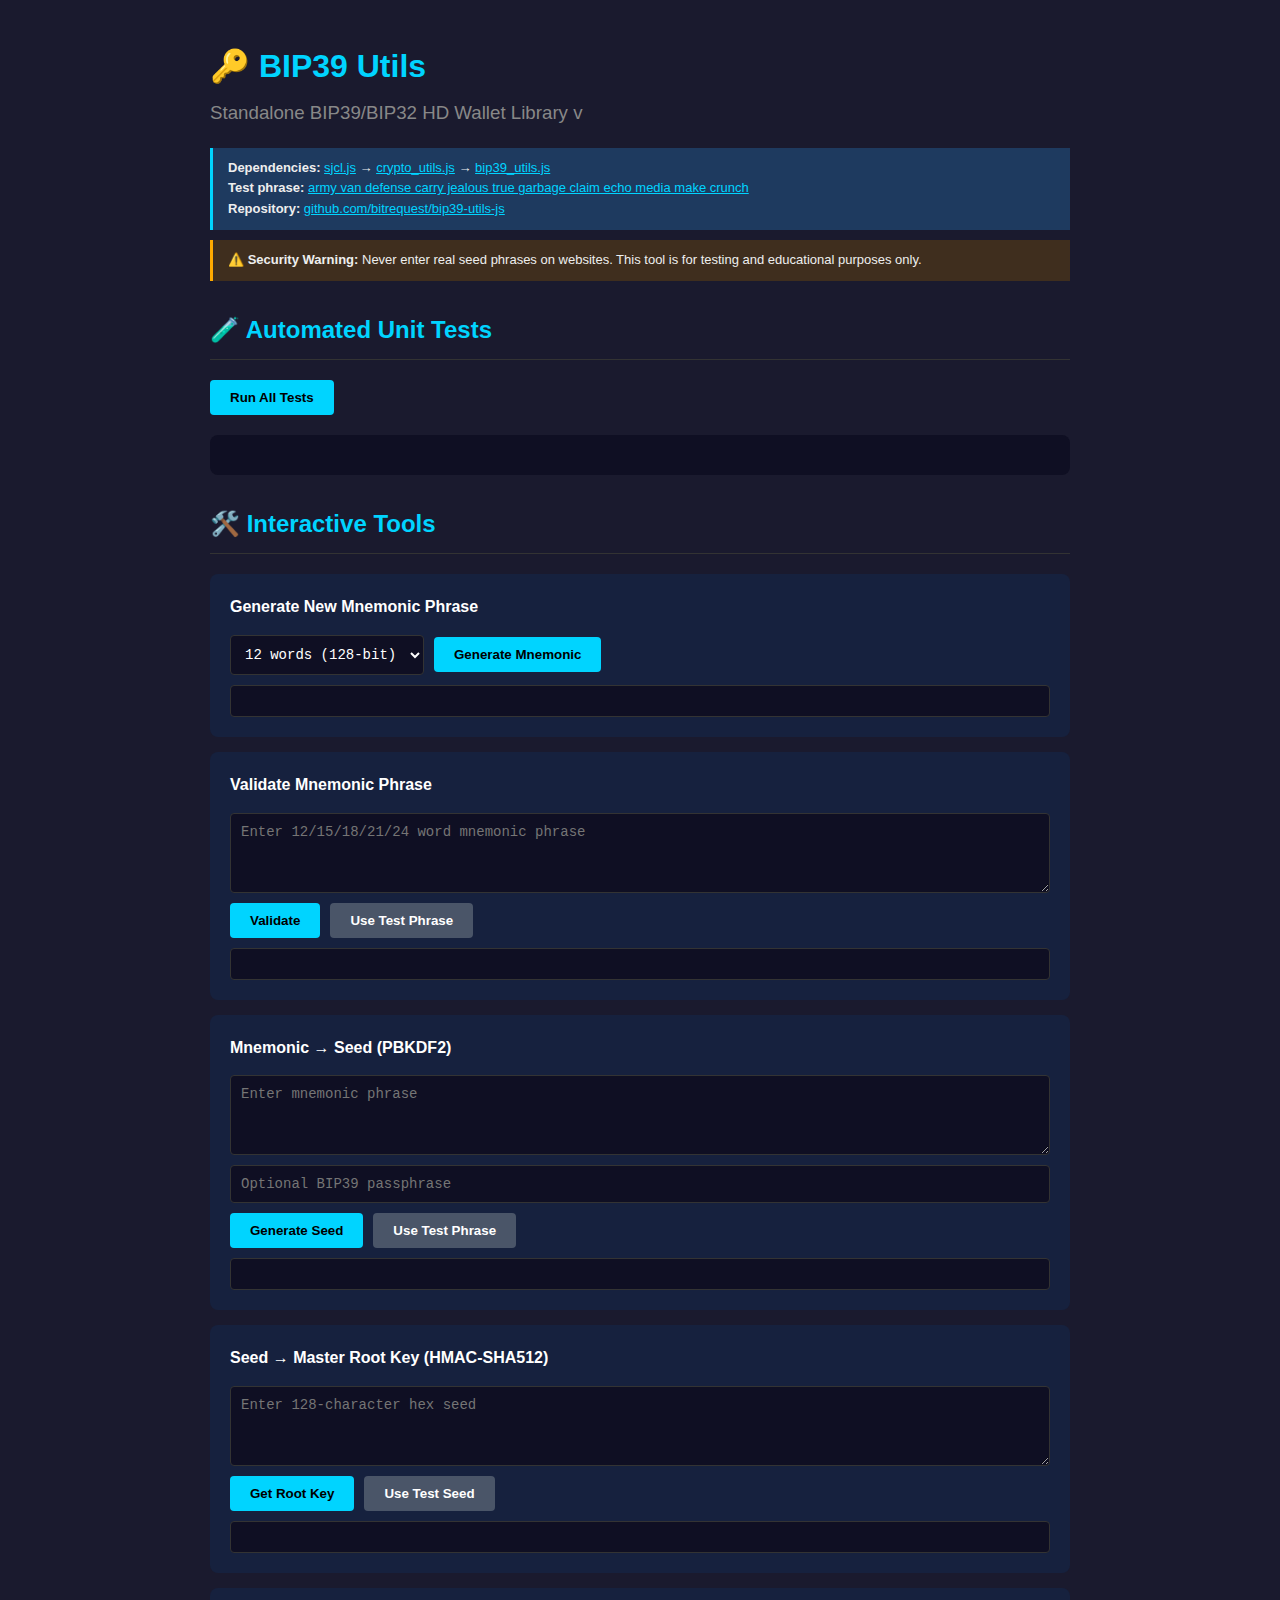
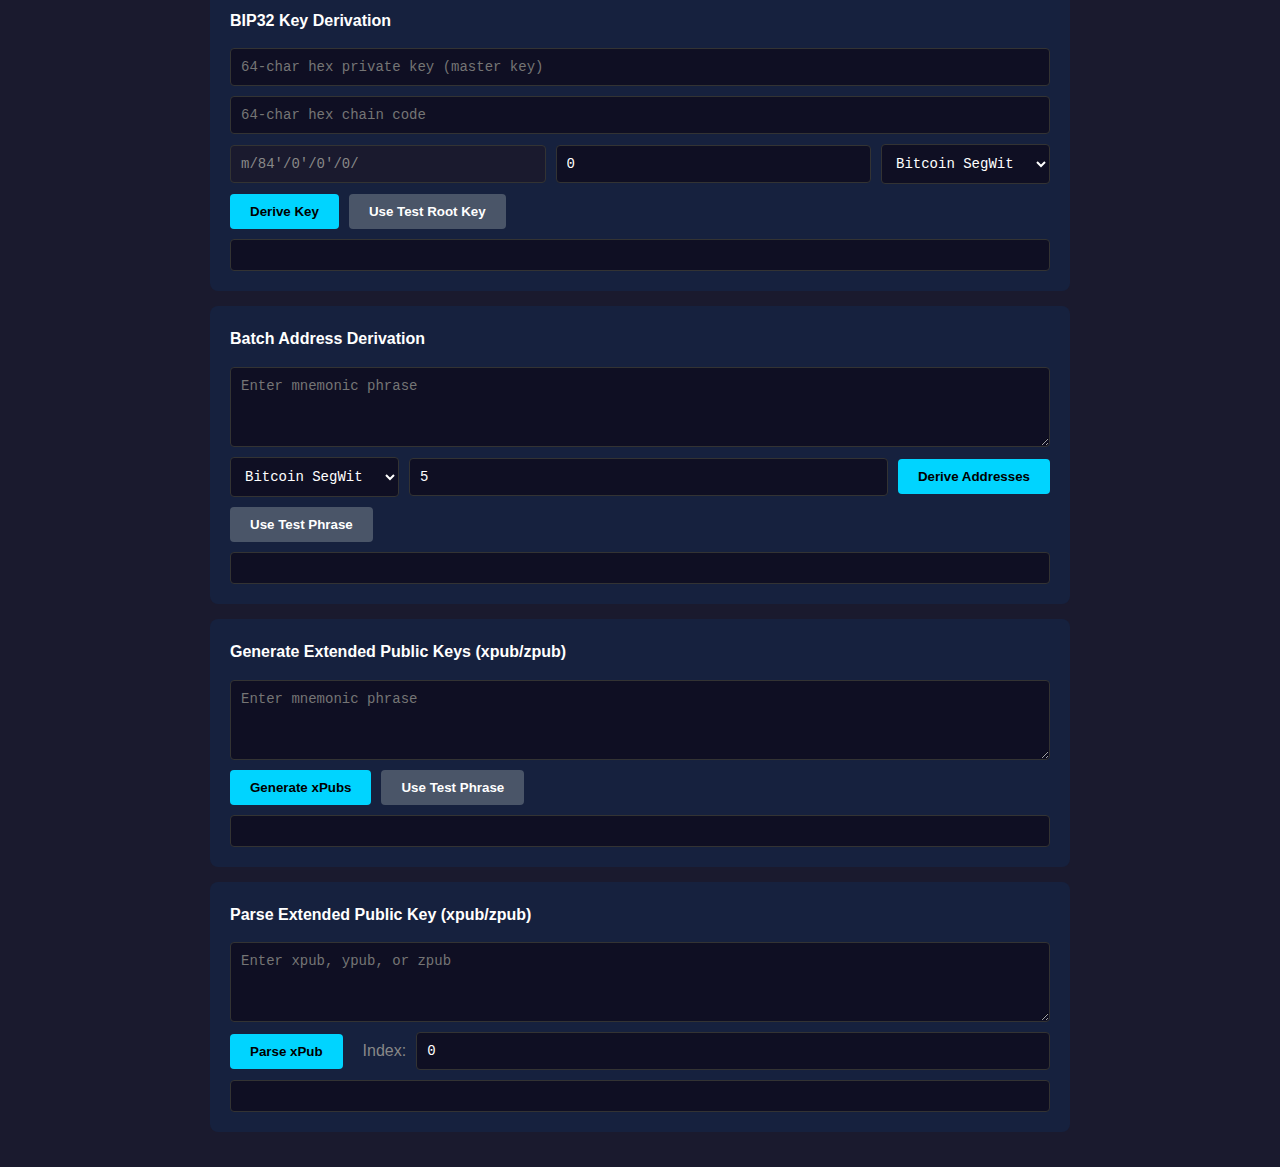
<file: unit_tests_bip39_utils.html>
<!DOCTYPE html>
<html>
<head>
    <meta charset="utf-8">
    <meta name="viewport" content="width=device-width, initial-scale=1">
    <title>BIP39 Utils - Interactive Test Suite</title>
    <style>
        * { box-sizing: border-box; }
        body {
            font-family: -apple-system, BlinkMacSystemFont, "Segoe UI", Roboto, Oxygen, Ubuntu, sans-serif;
            max-width: 900px;
            margin: 0 auto;
            padding: 20px;
            background: #1a1a2e;
            color: #eee;
            line-height: 1.6;
        }
        h1 { color: #00d4ff; margin-bottom: 5px; }
        h2 { color: #00d4ff; border-bottom: 1px solid #333; padding-bottom: 10px; margin-top: 30px; }
        h3 { color: #888; margin: 0 0 20px 0; font-weight: normal; }
        .test-section {
            background: #16213e;
            border-radius: 8px;
            padding: 20px;
            margin: 15px 0;
        }
        .test-section h4 {
            margin: 0 0 15px 0;
            color: #fff;
            font-size: 16px;
        }
        .test-row {
            display: flex;
            flex-wrap: wrap;
            gap: 10px;
            margin-bottom: 10px;
            align-items: center;
        }
        input, textarea, select {
            background: #0f0f23;
            border: 1px solid #333;
            color: #fff;
            padding: 10px;
            border-radius: 4px;
            font-family: monospace;
            font-size: 14px;
        }
        input { flex: 1; min-width: 200px; }
        textarea { width: 100%; min-height: 80px; resize: vertical; }
        button {
            background: #00d4ff;
            color: #000;
            border: none;
            padding: 10px 20px;
            border-radius: 4px;
            cursor: pointer;
            font-weight: bold;
            white-space: nowrap;
        }
        button:hover { background: #00a8cc; }
        button.secondary {
            background: #4a5568;
            color: #fff;
        }
        button.secondary:hover { background: #5a6578; }
        .output {
            background: #0f0f23;
            border: 1px solid #333;
            border-radius: 4px;
            padding: 15px;
            margin-top: 10px;
            font-family: monospace;
            font-size: 13px;
            word-break: break-all;
            white-space: pre-wrap;
        }
        .success { color: #00ff88; }
        .error { color: #ff4444; }
        .info { color: #00d4ff; }
        .warn { color: #ffaa00; }
        #test-results {
            background: #0f0f23;
            border-radius: 8px;
            padding: 20px;
            margin: 20px 0;
            font-family: monospace;
            font-size: 13px;
            max-height: 400px;
            overflow-y: auto;
        }
        .test-pass { color: #00ff88; }
        .test-fail { color: #ff4444; }
        .test-count {
            font-size: 18px;
            margin-bottom: 15px;
            padding-bottom: 15px;
            border-bottom: 1px solid #333;
        }
        a { color: #00d4ff; }
        .note {
            background: #1e3a5f;
            border-left: 3px solid #00d4ff;
            padding: 10px 15px;
            margin: 10px 0;
            font-size: 13px;
        }
        .warning {
            background: #3f2e1e;
            border-left: 3px solid #ffaa00;
            padding: 10px 15px;
            margin: 10px 0;
            font-size: 13px;
        }
        .phrase-display {
            background: #0f0f23;
            border: 2px solid #00d4ff;
            border-radius: 8px;
            padding: 15px;
            font-size: 16px;
            letter-spacing: 1px;
            text-align: center;
            margin: 10px 0;
        }
        .word-grid {
            display: grid;
            grid-template-columns: repeat(4, 1fr);
            gap: 8px;
            margin: 10px 0;
        }
        .word-item {
            background: #16213e;
            padding: 8px;
            border-radius: 4px;
            text-align: center;
            font-family: monospace;
        }
        .word-num {
            color: #666;
            font-size: 10px;
        }
        .derivation-path {
            font-family: monospace;
            background: #0f0f23;
            padding: 4px 8px;
            border-radius: 4px;
            display: inline-block;
        }
    </style>
</head>
<body>
    <h1>🔑 BIP39 Utils</h1>
    <h3>Standalone BIP39/BIP32 HD Wallet Library v<span id="version"></span></h3>
    
    <div class="note">
        <strong>Dependencies:</strong> 
        <a href="https://github.com/bitrequest/bitrequest.github.io/blob/master/assets_js_lib_sjcl.js">sjcl.js</a> → 
        <a href="https://github.com/bitrequest/bitrequest.github.io/blob/master/assets_js_lib_crypto_utils.js">crypto_utils.js</a> → 
        <a href="https://github.com/bitrequest/bitrequest.github.io/blob/master/assets_js_lib_bip39_utils.js">bip39_utils.js</a><br>
        <strong>Test phrase:</strong> <a href="https://github.com/bitcoinbook/bitcoinbook/blob/f8b883dcd4e3d1b9adf40fed59b7e898fbd9241f/ch05.asciidoc">army van defense carry jealous true garbage claim echo media make crunch</a><br>
        <strong>Repository:</strong> <a href="https://github.com/bitrequest/bip39-utils-js">github.com/bitrequest/bip39-utils-js</a>
    </div>

    <div class="warning">
        ⚠️ <strong>Security Warning:</strong> Never enter real seed phrases on websites. This tool is for testing and educational purposes only.
    </div>

    <!-- Automated Tests -->
    <h2>🧪 Automated Unit Tests</h2>
    <button onclick="runAllTests()">Run All Tests</button>
    <div id="test-results"></div>

    <!-- Interactive Tools -->
    <h2>🛠️ Interactive Tools</h2>

    <!-- Generate Mnemonic -->
    <div class="test-section">
        <h4>Generate New Mnemonic Phrase</h4>
        <div class="test-row">
            <select id="word-count">
                <option value="12" selected>12 words (128-bit)</option>
                <option value="15">15 words (160-bit)</option>
                <option value="18">18 words (192-bit)</option>
                <option value="21">21 words (224-bit)</option>
                <option value="24">24 words (256-bit)</option>
            </select>
            <button onclick="generateMnemonic()">Generate Mnemonic</button>
        </div>
        <div class="output" id="generate-output"></div>
    </div>

    <!-- Validate Mnemonic -->
    <div class="test-section">
        <h4>Validate Mnemonic Phrase</h4>
        <div class="test-row">
            <textarea id="validate-input" placeholder="Enter 12/15/18/21/24 word mnemonic phrase"></textarea>
        </div>
        <div class="test-row">
            <button onclick="validateMnemonic()">Validate</button>
            <button class="secondary" onclick="useTestPhrase()">Use Test Phrase</button>
        </div>
        <div class="output" id="validate-output"></div>
    </div>

    <!-- Mnemonic to Seed -->
    <div class="test-section">
        <h4>Mnemonic → Seed (PBKDF2)</h4>
        <div class="test-row">
            <textarea id="seed-mnemonic" placeholder="Enter mnemonic phrase"></textarea>
        </div>
        <div class="test-row">
            <input type="text" id="seed-passphrase" placeholder="Optional BIP39 passphrase">
        </div>
        <div class="test-row">
            <button onclick="mnemonicToSeed()">Generate Seed</button>
            <button class="secondary" onclick="useTestPhraseForSeed()">Use Test Phrase</button>
        </div>
        <div class="output" id="seed-output"></div>
    </div>

    <!-- Seed to Root Key -->
    <div class="test-section">
        <h4>Seed → Master Root Key (HMAC-SHA512)</h4>
        <div class="test-row">
            <textarea id="rootkey-seed" placeholder="Enter 128-character hex seed"></textarea>
        </div>
        <div class="test-row">
            <button onclick="seedToRootKey()">Get Root Key</button>
            <button class="secondary" onclick="useTestSeed()">Use Test Seed</button>
        </div>
        <div class="output" id="rootkey-output"></div>
    </div>

    <!-- BIP32 Derivation -->
    <div class="test-section">
        <h4>BIP32 Key Derivation</h4>
        <div class="test-row">
            <input type="text" id="derive-key" placeholder="64-char hex private key (master key)">
        </div>
        <div class="test-row">
            <input type="text" id="derive-chaincode" placeholder="64-char hex chain code">
        </div>
        <div class="test-row">
            <input type="text" id="derive-path-base" value="m/84'/0'/0'/0/" readonly style="width: 200px; background: #1a1a2e; color: #888;">
            <input type="number" id="derive-path-index" value="0" min="0" max="999" style="width: 70px;" onchange="deriveKeyIfReady()">
            <select id="derive-coin" onchange="updateDerivePath()">
                <option value="bitcoin-segwit" data-path="m/84'/0'/0'/0/">Bitcoin SegWit</option>
                <option value="bitcoin" data-path="m/44'/0'/0'/0/">Bitcoin Legacy</option>
                <option value="litecoin-segwit" data-path="m/84'/2'/0'/0/">Litecoin SegWit</option>
                <option value="litecoin" data-path="m/44'/2'/0'/0/">Litecoin Legacy</option>
                <option value="dogecoin" data-path="m/44'/3'/0'/0/">Dogecoin</option>
                <option value="dash" data-path="m/44'/5'/0'/0/">Dash</option>
                <option value="ethereum" data-path="m/44'/60'/0'/0/">Ethereum</option>
                <option value="bitcoin-cash" data-path="m/44'/145'/0'/0/">Bitcoin Cash</option>
            </select>
        </div>
        <div class="test-row">
            <button onclick="deriveKey()">Derive Key</button>
            <button class="secondary" onclick="useTestRootKey()">Use Test Root Key</button>
        </div>
        <div class="output" id="derive-output"></div>
    </div>

    <!-- Batch Derivation -->
    <div class="test-section">
        <h4>Batch Address Derivation</h4>
        <div class="test-row">
            <textarea id="batch-mnemonic" placeholder="Enter mnemonic phrase"></textarea>
        </div>
        <div class="test-row">
            <select id="batch-coin">
                <option value="bitcoin-segwit">Bitcoin SegWit</option>
                <option value="bitcoin">Bitcoin Legacy</option>
                <option value="litecoin-segwit">Litecoin SegWit</option>
                <option value="litecoin">Litecoin Legacy</option>
                <option value="dogecoin">Dogecoin</option>
                <option value="dash">Dash</option>
                <option value="ethereum">Ethereum</option>
                <option value="bitcoin-cash">Bitcoin Cash</option>
            </select>
            <input type="number" id="batch-count" value="5" min="1" max="20" style="width: 80px;">
            <button onclick="batchDerive()">Derive Addresses</button>
        </div>
        <div class="test-row">
            <button class="secondary" onclick="useTestPhraseForBatch()">Use Test Phrase</button>
        </div>
        <div class="output" id="batch-output"></div>
    </div>

    <!-- Generate xPubs -->
    <div class="test-section">
        <h4>Generate Extended Public Keys (xpub/zpub)</h4>
        <div class="test-row">
            <textarea id="xpub-gen-mnemonic" placeholder="Enter mnemonic phrase"></textarea>
        </div>
        <div class="test-row">
            <button onclick="generateAllXpubs()">Generate xPubs</button>
            <button class="secondary" onclick="useTestPhraseForXpubs()">Use Test Phrase</button>
        </div>
        <div class="output" id="xpub-gen-output"></div>
    </div>

    <!-- xPub Parsing -->
    <div class="test-section">
        <h4>Parse Extended Public Key (xpub/zpub)</h4>
        <div class="test-row">
            <textarea id="xpub-input" placeholder="Enter xpub, ypub, or zpub"></textarea>
        </div>
        <div class="test-row">
            <button onclick="parseXpub()">Parse xPub</button>
            <label style="margin-left: 10px; color: #888;">Index:</label>
            <input type="number" id="xpub-index" value="0" min="0" max="999" style="width: 80px;">
        </div>
        <div class="output" id="xpub-output"></div>
    </div>

    <!-- Scripts -->
    <script src="assets_js_lib_sjcl.js"></script>
    <script src="assets_js_lib_crypto_utils.js"></script>
    <script src="assets_js_lib_bip39_utils.js"></script>
    <script>
        // Display version
        document.getElementById("version").textContent = Bip39Utils.version || "1.1.0";

        // Shorthand reference to test constants from library
        const TC = Bip39Utils.bip39_utils_const;

        // Test framework
        const tests = [];
        let passed = 0, failed = 0;

        function test(name, fn) {
            tests.push({ name, fn });
        }

        function assertEqual(actual, expected, msg) {
            if (actual !== expected) {
                throw new Error(msg + " Expected: " + expected + " Got: " + actual);
            }
        }

        function assertTrue(condition, msg) {
            if (!condition) {
                throw new Error(msg);
            }
        }

        // Helper to log errors to console with full details
        function logError(context, e) {
            console.group("❌ " + context + " Error");
            console.error("Message:", e.message || e);
            console.error("Full error:", e);
            if (e.stack) console.error("Stack:", e.stack);
            console.groupEnd();
        }

        // ============================================================
        // BUILT-IN LIBRARY TESTS
        // ============================================================

        test("Bip39Utils.test_seed: verify mnemonic → seed derivation", () => {
            assertTrue(Bip39Utils.test_seed() === true, "seed derivation should work");
        });

        test("Bip39Utils.test_derivation: verify BIP44 address derivation", () => {
            assertTrue(Bip39Utils.test_derivation() === true, "address derivation should work");
        });

        test("Bip39Utils.test_xpub_support: verify xpub derivation", () => {
            assertTrue(Bip39Utils.test_xpub_support() === true, "xpub derivation should work");
        });

        test("Bip39Utils.test_bip39_compatibility: full compatibility check", () => {
            const results = Bip39Utils.test_bip39_compatibility();
            assertTrue(results.compatible === true, "BIP39 should be compatible");
            assertTrue(results.crypto_api === true, "crypto API should be available");
            assertTrue(results.bigint === true, "BigInt should be functional");
            assertTrue(results.secp256k1 === true, "secp256k1 should work");
            assertTrue(results.seed === true, "seed derivation should work");
            assertTrue(results.derivation === true, "address derivation should work");
            assertTrue(results.xpub === true, "xpub derivation should work");
        });

        // ============================================================
        // TEST CONSTANTS VALIDATION
        // ============================================================

        test("bip39_utils_const: test_phrase produces expected_seed", () => {
            const seed = Bip39Utils.mnemonic_to_seed(TC.test_phrase);
            assertEqual(seed, TC.expected_seed, "Should produce expected seed");
        });

        test("bip39_utils_const: expected_seed produces expected_address", () => {
            const root_key = Bip39Utils.get_rootkey(TC.expected_seed);
            const derive_params = {
                "dpath": "m/44'/0'/0'/0/0",
                "key": root_key.slice(0, 64),
                "cc": root_key.slice(64)
            };
            const derived_keys = Bip39Utils.derive_x(derive_params);
            const bip32_config = Bip39Utils.get_bip32dat("bitcoin");
            const derived_address = Bip39Utils.format_keys(TC.expected_seed, derived_keys, bip32_config, 0, "bitcoin");
            assertEqual(derived_address.address, TC.expected_address, "Should produce expected address");
        });

        test("bip39_utils_const: test_xpub produces expected_address", () => {
            const xpub_data = Bip39Utils.key_cc_xpub(TC.test_xpub);
            const derive_params = {
                "dpath": "M/0/0",
                "key": xpub_data.key,
                "cc": xpub_data.cc,
                "vb": xpub_data.version
            };
            const derived_keys = Bip39Utils.derive_x(derive_params);
            const bip32_config = Bip39Utils.get_bip32dat("bitcoin");
            const derived_address = Bip39Utils.format_keys(null, derived_keys, bip32_config, 0, "bitcoin");
            assertEqual(derived_address.address, TC.expected_address, "Xpub should produce expected address");
        });

        // ============================================================
        // UNIT TESTS
        // ============================================================

        // === Mnemonic Validation Tests ===

        test("validate_mnemonic: valid test phrase", () => {
            const result = Bip39Utils.validate_mnemonic(TC.test_phrase);
            assertEqual(result, true, "Test phrase should be valid");
        });

        test("validate_mnemonic: invalid phrase (wrong word)", () => {
            const invalid = "army van defense carry jealous true garbage claim echo media make xyz";
            const result = Bip39Utils.validate_mnemonic(invalid);
            assertEqual(result, false, "Invalid word should fail");
        });

        test("validate_mnemonic: invalid checksum", () => {
            // Use a phrase with wrong checksum word (abandon x11 + abandon = invalid checksum)
            const badChecksum = "abandon abandon abandon abandon abandon abandon abandon abandon abandon abandon abandon abandon";
            const result = Bip39Utils.validate_mnemonic(badChecksum);
            assertEqual(result, false, "Bad checksum should fail");
        });

        test("validate_mnemonic: valid all-abandon phrase", () => {
            // "abandon" x 11 + "about" is actually a valid BIP39 phrase (correct checksum)
            const allAbandon = "abandon abandon abandon abandon abandon abandon abandon abandon abandon abandon abandon about";
            const result = Bip39Utils.validate_mnemonic(allAbandon);
            assertEqual(result, true, "This phrase has correct checksum");
        });

        test("validate_mnemonic: 24 word phrase", () => {
            const phrase24 = "abandon abandon abandon abandon abandon abandon abandon abandon abandon abandon abandon abandon abandon abandon abandon abandon abandon abandon abandon abandon abandon abandon abandon art";
            const result = Bip39Utils.validate_mnemonic(phrase24);
            assertTrue(typeof result === "boolean", "Should handle 24 words");
        });

        test("validate_mnemonic: word 'true' works correctly", () => {
            // Test that the word "true" (which is in BIP39 wordlist) validates correctly
            const result = Bip39Utils.validate_mnemonic(TC.test_phrase);
            assertEqual(result, true, "Phrase with word 'true' should validate");
        });

        // === Mnemonic to Seed Tests ===

        test("mnemonic_to_seed: test phrase", () => {
            const seed = Bip39Utils.mnemonic_to_seed(TC.test_phrase);
            assertEqual(seed, TC.expected_seed, "Seed should match expected");
        });

        test("mnemonic_to_seed: output length (128 hex chars)", () => {
            const seed = Bip39Utils.mnemonic_to_seed(TC.test_phrase);
            assertEqual(seed.length, 128, "Seed should be 64 bytes = 128 hex");
        });

        test("mnemonic_to_seed: deterministic", () => {
            const seed1 = Bip39Utils.mnemonic_to_seed(TC.test_phrase);
            const seed2 = Bip39Utils.mnemonic_to_seed(TC.test_phrase);
            assertEqual(seed1, seed2, "Same phrase should give same seed");
        });

        test("mnemonic_to_seed: with passphrase", () => {
            const seedNoPass = Bip39Utils.mnemonic_to_seed(TC.test_phrase);
            const seedWithPass = Bip39Utils.mnemonic_to_seed(TC.test_phrase, "password");
            assertTrue(seedNoPass !== seedWithPass, "Passphrase should change seed");
        });

        // === Root Key Tests ===

        test("get_rootkey: output length (128 hex chars)", () => {
            const seed = Bip39Utils.mnemonic_to_seed(TC.test_phrase);
            const rootkey = Bip39Utils.get_rootkey(seed);
            assertEqual(rootkey.length, 128, "Root key should be 128 hex chars");
        });

        test("get_rootkey: deterministic", () => {
            const seed = Bip39Utils.mnemonic_to_seed(TC.test_phrase);
            const root1 = Bip39Utils.get_rootkey(seed);
            const root2 = Bip39Utils.get_rootkey(seed);
            assertEqual(root1, root2, "Should be deterministic");
        });

        test("get_rootkey: different seeds give different roots", () => {
            const seed1 = Bip39Utils.mnemonic_to_seed(TC.test_phrase);
            const seed2 = Bip39Utils.mnemonic_to_seed(TC.test_phrase, "password");
            const root1 = Bip39Utils.get_rootkey(seed1);
            const root2 = Bip39Utils.get_rootkey(seed2);
            assertTrue(root1 !== root2, "Different seeds give different roots");
        });

        // === Key Derivation Tests ===

        test("derive_x: BIP44 path", () => {
            const seed = Bip39Utils.mnemonic_to_seed(TC.test_phrase);
            const root = Bip39Utils.get_rootkey(seed);
            const derived = Bip39Utils.derive_x({
                dpath: "m/44'/0'/0'/0/0",
                key: root.slice(0, 64),
                cc: root.slice(64)
            });
            assertTrue(derived.hasOwnProperty("key"), "Should have key");
            assertEqual(derived.key.length, 64, "Key should be 32 bytes");
        });

        test("derive_x: BIP84 path", () => {
            const seed = Bip39Utils.mnemonic_to_seed(TC.test_phrase);
            const root = Bip39Utils.get_rootkey(seed);
            const derived = Bip39Utils.derive_x({
                dpath: "m/84'/0'/0'/0/0",
                key: root.slice(0, 64),
                cc: root.slice(64)
            });
            assertTrue(derived.hasOwnProperty("key"), "Should have key");
            assertEqual(derived.purpose, "84'", "Should track purpose");
        });

        test("derive_x: different indices give different keys", () => {
            const seed = Bip39Utils.mnemonic_to_seed(TC.test_phrase);
            const root = Bip39Utils.get_rootkey(seed);
            const key0 = Bip39Utils.derive_x({
                dpath: "m/84'/0'/0'/0/0",
                key: root.slice(0, 64),
                cc: root.slice(64)
            });
            const key1 = Bip39Utils.derive_x({
                dpath: "m/84'/0'/0'/0/1",
                key: root.slice(0, 64),
                cc: root.slice(64)
            });
            assertTrue(key0.key !== key1.key, "Different indices give different keys");
        });

        test("derive_child_key: single derivation step", () => {
            const seed = Bip39Utils.mnemonic_to_seed(TC.test_phrase);
            const root = Bip39Utils.get_rootkey(seed);
            const child = Bip39Utils.derive_child_key(
                root.slice(0, 64),
                root.slice(64),
                "80000000", // hardened 0
                false,
                true
            );
            assertTrue(child.hasOwnProperty("key"), "Should have key");
            assertTrue(child.hasOwnProperty("chaincode"), "Should have chain code");
        });

        // === Address Generation Tests ===

        test("format_keys: Bitcoin legacy address", () => {
            const seed = Bip39Utils.mnemonic_to_seed(TC.test_phrase);
            const root = Bip39Utils.get_rootkey(seed);
            const derived = Bip39Utils.derive_x({
                dpath: "m/44'/0'/0'/0/0",
                key: root.slice(0, 64),
                cc: root.slice(64)
            });
            const formatted = Bip39Utils.format_keys(seed, derived, Bip39Utils.get_bip32dat("bitcoin"), 0, "bitcoin");
            assertTrue(formatted.address.startsWith("1"), "Legacy address starts with 1");
        });

        test("format_keys: Bitcoin SegWit address (BIP84)", () => {
            const seed = Bip39Utils.mnemonic_to_seed(TC.test_phrase);
            const root = Bip39Utils.get_rootkey(seed);
            const derived = Bip39Utils.derive_x({
                dpath: "m/84'/0'/0'/0/0",
                key: root.slice(0, 64),
                cc: root.slice(64)
            });
            const formatted = Bip39Utils.format_keys(seed, derived, Bip39Utils.get_bip32dat("bitcoin"), 0, "bitcoin");
            assertTrue(formatted.address.startsWith("bc1q"), "SegWit address starts with bc1q");
        });

        test("format_keys: Ethereum address", () => {
            const seed = Bip39Utils.mnemonic_to_seed(TC.test_phrase);
            const root = Bip39Utils.get_rootkey(seed);
            const derived = Bip39Utils.derive_x({
                dpath: "m/44'/60'/0'/0/0",
                key: root.slice(0, 64),
                cc: root.slice(64)
            });
            const formatted = Bip39Utils.format_keys(seed, derived, Bip39Utils.get_bip32dat("ethereum"), 0, "ethereum");
            assertTrue(formatted.address.startsWith("0x"), "Ethereum address starts with 0x");
            assertEqual(formatted.address.length, 42, "Ethereum address is 42 chars");
        });

        test("format_keys: Litecoin SegWit address", () => {
            const seed = Bip39Utils.mnemonic_to_seed(TC.test_phrase);
            const root = Bip39Utils.get_rootkey(seed);
            const derived = Bip39Utils.derive_x({
                dpath: "m/84'/2'/0'/0/0",
                key: root.slice(0, 64),
                cc: root.slice(64)
            });
            const formatted = Bip39Utils.format_keys(seed, derived, Bip39Utils.get_bip32dat("litecoin"), 0, "litecoin");
            assertTrue(formatted.address.startsWith("ltc1q"), "Litecoin SegWit starts with ltc1q");
        });

        test("format_keys: Dogecoin address", () => {
            const seed = Bip39Utils.mnemonic_to_seed(TC.test_phrase);
            const root = Bip39Utils.get_rootkey(seed);
            const derived = Bip39Utils.derive_x({
                dpath: "m/44'/3'/0'/0/0",
                key: root.slice(0, 64),
                cc: root.slice(64)
            });
            const formatted = Bip39Utils.format_keys(seed, derived, Bip39Utils.get_bip32dat("dogecoin"), 0, "dogecoin");
            assertTrue(formatted.address.startsWith("D"), "Dogecoin address starts with D");
        });

        test("format_keys: expected Bitcoin address from test phrase", () => {
            const seed = Bip39Utils.mnemonic_to_seed(TC.test_phrase);
            const root = Bip39Utils.get_rootkey(seed);
            const derived = Bip39Utils.derive_x({
                dpath: "m/44'/0'/0'/0/0",
                key: root.slice(0, 64),
                cc: root.slice(64)
            });
            const formatted = Bip39Utils.format_keys(seed, derived, Bip39Utils.get_bip32dat("bitcoin"), 0, "bitcoin");
            assertEqual(formatted.address, TC.expected_address, "Should match expected address");
        });

        // === xPub Tests ===

        test("key_cc_xpub: parse xpub structure", () => {
            const seed = Bip39Utils.mnemonic_to_seed(TC.test_phrase);
            const root = Bip39Utils.get_rootkey(seed);
            const derived = Bip39Utils.derive_x({
                dpath: "m/84'/0'/0'",
                key: root.slice(0, 64),
                cc: root.slice(64)
            });
            const extended = Bip39Utils.ext_keys(derived, Bip39Utils.get_bip32dat("bitcoin"));
            // ext_keys returns ext_pub for the public extended key
            const parsed = Bip39Utils.key_cc_xpub(extended.ext_pub);
            assertTrue(parsed.hasOwnProperty("key"), "Should have key");
            assertTrue(parsed.hasOwnProperty("cc"), "Should have chain code");
        });

        test("ext_keys: generate extended keys", () => {
            const seed = Bip39Utils.mnemonic_to_seed(TC.test_phrase);
            const root = Bip39Utils.get_rootkey(seed);
            const derived = Bip39Utils.derive_x({
                dpath: "m/84'/0'/0'",
                key: root.slice(0, 64),
                cc: root.slice(64)
            });
            const config = Bip39Utils.get_bip32dat("bitcoin");
            const extended = Bip39Utils.ext_keys(derived, config);
            // ext_keys returns object with ext_key (always) and ext_pub (when xpub is false)
            assertTrue(typeof extended === "object", "Should return object");
            assertTrue(Object.keys(extended).length > 0, "Should have at least one key");
            // Log what we got for debugging
            console.log("ext_keys returned:", JSON.stringify(extended));
        });

        test("xpub_obj: create xpub object", () => {
            const seed = Bip39Utils.mnemonic_to_seed(TC.test_phrase);
            const root = Bip39Utils.get_rootkey(seed);
            // xpub_obj signature: (coin_or_config, root_path, chain_code, key)
            const xpubObj = Bip39Utils.xpub_obj("bitcoin", "m/84'/0'/0'/0", root.slice(64), root.slice(0, 64));
            assertTrue(typeof xpubObj === "object", "Should return object");
            assertTrue(xpubObj.hasOwnProperty("xpub"), "Should have xpub property");
        });

        // === Mnemonic Generation Tests ===

        test("generate_mnemonic: 12 words", () => {
            const mnemonic = Bip39Utils.generate_mnemonic(12);
            const words = mnemonic.split(" ");
            assertEqual(words.length, 12, "Should be 12 words");
        });

        test("generate_mnemonic: valid checksum", () => {
            const mnemonic = Bip39Utils.generate_mnemonic(12);
            const isValid = Bip39Utils.validate_mnemonic(mnemonic);
            assertEqual(isValid, true, "Generated mnemonic should be valid");
        });

        test("generate_mnemonic: 24 words valid", () => {
            const mnemonic = Bip39Utils.generate_mnemonic(24);
            const words = mnemonic.split(" ");
            assertEqual(words.length, 24, "Should be 24 words");
            const isValid = Bip39Utils.validate_mnemonic(mnemonic);
            assertEqual(isValid, true, "Should be valid");
        });

        test("generate_mnemonic: random each time", () => {
            const m1 = Bip39Utils.generate_mnemonic(12);
            const m2 = Bip39Utils.generate_mnemonic(12);
            assertTrue(m1 !== m2, "Should be random");
        });

        // === find_invalid_word Tests ===

        test("find_invalid_word: valid phrase returns undefined", () => {
            // find_invalid_word expects an array of words
            const words = TC.test_phrase.split(" ");
            const result = Bip39Utils.find_invalid_word(words);
            assertEqual(result, undefined, "Valid phrase should return undefined");
        });

        test("find_invalid_word: detects invalid word", () => {
            const invalid = "army van defense carry jealous true garbage claim echo media make xyz123".split(" ");
            const result = Bip39Utils.find_invalid_word(invalid);
            assertEqual(result, "xyz123", "Should return the invalid word");
        });

        // === BIP32 Configuration Tests ===

        test("get_bip32dat: Bitcoin config", () => {
            const config = Bip39Utils.get_bip32dat("bitcoin");
            assertTrue(config.hasOwnProperty("root_path"), "Should have root_path");
            assertTrue(config.hasOwnProperty("prefix"), "Should have prefix");
        });

        test("get_bip32dat: Ethereum config", () => {
            const config = Bip39Utils.get_bip32dat("ethereum");
            assertTrue(config !== false, "Should return config for Ethereum");
        });

        test("get_bip32dat: unknown coin returns false", () => {
            const config = Bip39Utils.get_bip32dat("unknowncoin");
            assertEqual(config, false, "Unknown coin should return false");
        });

        test("bip32_configs: has expected coins", () => {
            const configs = Bip39Utils.bip32_configs;
            assertTrue(configs.hasOwnProperty("bitcoin"), "Has bitcoin");
            assertTrue(configs.hasOwnProperty("litecoin"), "Has litecoin");
            assertTrue(configs.hasOwnProperty("ethereum"), "Has ethereum");
        });

        // === Utility Tests ===

        test("shuffle_array: returns same length", () => {
            const original = [1, 2, 3, 4, 5];
            const shuffled = Bip39Utils.shuffle_array([...original]);
            assertEqual(shuffled.length, original.length, "Same length");
        });

        test("shuffle_array: contains same elements", () => {
            const original = [1, 2, 3, 4, 5];
            const shuffled = Bip39Utils.shuffle_array([...original]);
            const sortedOriginal = [...original].sort();
            const sortedShuffled = [...shuffled].sort();
            assertEqual(JSON.stringify(sortedOriginal), JSON.stringify(sortedShuffled), "Same elements");
        });

        test("parse_seed: prepares mnemonic and passphrase for PBKDF2", () => {
            // parse_seed takes mnemonic and optional passphrase, returns bit arrays for PBKDF2
            const parsed = Bip39Utils.parse_seed(TC.test_phrase, "");
            assertTrue(parsed.hasOwnProperty("mnemonic"), "Should have mnemonic bits");
            assertTrue(parsed.hasOwnProperty("passphrase"), "Should have passphrase bits (salted)");
        });

        test("objectify_extended: parse extended key", () => {
            const seed = Bip39Utils.mnemonic_to_seed(TC.test_phrase);
            const root = Bip39Utils.get_rootkey(seed);
            const derived = Bip39Utils.derive_x({
                dpath: "m/84'/0'/0'",
                key: root.slice(0, 64),
                cc: root.slice(64)
            });
            const extended = Bip39Utils.ext_keys(derived, Bip39Utils.get_bip32dat("bitcoin"));
            // objectify_extended takes a Base58Check decoded hex string, not an encoded xpub
            const decoded = CryptoUtils.b58check_decode(extended.ext_key);
            const obj = Bip39Utils.objectify_extended(decoded);
            assertTrue(typeof obj === "object", "Should return object");
        });

        // === keypair_array Tests ===

        test("keypair_array: derive multiple addresses", () => {
            const seed = Bip39Utils.mnemonic_to_seed(TC.test_phrase);
            const root = Bip39Utils.get_rootkey(seed);
            const config = Bip39Utils.get_bip32dat("bitcoin");
            const pairs = Bip39Utils.keypair_array(
                seed,
                new Array(5),
                0,
                "m/84'/0'/0'/0/",
                config,
                root.slice(0, 64),
                root.slice(64),
                "bitcoin",
                null
            );
            assertEqual(pairs.length, 5, "Should return 5 addresses");
            assertTrue(pairs[0].address.startsWith("bc1q"), "First address is SegWit");
        });

        // === Test Constants ===

        test("test_phrase: is defined", () => {
            assertTrue(typeof TC.test_phrase === "string", "test_phrase should be string");
            assertTrue(TC.test_phrase.length > 0, "test_phrase should not be empty");
        });

        test("expected_seed: is defined", () => {
            assertTrue(typeof TC.expected_seed === "string", "expected_seed should be string");
            assertEqual(TC.expected_seed.length, 128, "expected_seed should be 128 chars");
        });

        test("expected_address: is defined", () => {
            assertTrue(typeof TC.expected_address === "string", "expected_address should be string");
            assertTrue(TC.expected_address.startsWith("1"), "expected_address should start with 1");
        });

        // === Integration Test ===

        test("full derivation flow: phrase → seed → address", () => {
            // This test verifies the complete derivation chain
            const seed = Bip39Utils.mnemonic_to_seed(TC.test_phrase);
            assertEqual(seed, TC.expected_seed, "Seed should match");
            
            const root_key = Bip39Utils.get_rootkey(seed);
            const derive_params = {
                "dpath": "m/44'/0'/0'/0/0",
                "key": root_key.slice(0, 64),
                "cc": root_key.slice(64)
            };
            const derived_keys = Bip39Utils.derive_x(derive_params);
            const bip32_config = Bip39Utils.get_bip32dat("bitcoin");
            const result = Bip39Utils.format_keys(seed, derived_keys, bip32_config, 0, "bitcoin");
            assertEqual(result.address, TC.expected_address, "Address should match expected");
        });

        // Run all tests
        function runAllTests() {
            const resultsDiv = document.getElementById("test-results");
            resultsDiv.innerHTML = "<span class='info'>Running tests...</span>";
            passed = 0;
            failed = 0;

            console.group("🧪 Bip39Utils Unit Tests");
            console.log("Running " + tests.length + " tests...");

            setTimeout(() => {
                let output = "";
                
                for (const t of tests) {
                    try {
                        t.fn();
                        output += "<span class='test-pass'>✓ " + t.name + "</span><br>\n";
                        passed++;
                    } catch (e) {
                        output += "<span class='test-fail'>✗ " + t.name + "<br>  " + e.message + "</span><br>\n";
                        failed++;
                        logError("TEST: " + t.name, e);
                    }
                }

                console.log("✅ Passed: " + passed + " | ❌ Failed: " + failed);
                console.groupEnd();

                const summary = "<div class='test-count'>Tests: <span class='test-pass'>" + passed + " passed</span>, <span class='" + (failed ? "test-fail" : "") + "'>" + failed + " failed</span> of " + tests.length + " total</div>";
                resultsDiv.innerHTML = summary + output;
            }, 10);
        }

        // ============================================================
        // INTERACTIVE TOOLS
        // ============================================================

        function generateMnemonic() {
            const output = document.getElementById("generate-output");
            try {
                const word_count = parseInt(document.getElementById("word-count").value),
                      mnemonic = Bip39Utils.generate_mnemonic(word_count),
                      words = mnemonic.split(" ");
                
                let word_grid = "<div class='word-grid'>";
                words.forEach((word, i) => {
                    word_grid += "<div class='word-item'><span class='word-num'>" + (i + 1) + "</span><br>" + word + "</div>";
                });
                word_grid += "</div>";
                
                const is_valid = Bip39Utils.validate_mnemonic(mnemonic);
                
                output.innerHTML = 
                    "<span class='info'>Generated " + word_count + "-word mnemonic:</span>\n\n" +
                    "<div class='phrase-display'>" + mnemonic + "</div>\n" +
                    word_grid +
                    "\n<span class='" + (is_valid ? "success" : "error") + "'>Checksum: " + (is_valid ? "✓ Valid" : "✗ Invalid") + "</span>";
            } catch (e) {
                logError("generateMnemonic", e);
                output.innerHTML = "<span class='error'>Error: " + (e.message || e) + "</span>";
            }
        }

        function validateMnemonic() {
            const output = document.getElementById("validate-output"),
                  input = document.getElementById("validate-input").value.trim();
            
            if (!input) {
                output.innerHTML = "<span class='warn'>Please enter a mnemonic phrase</span>";
                return;
            }
            
            try {
                const words = input.split(/\s+/),
                      word_count = words.length,
                      is_valid = Bip39Utils.validate_mnemonic(input),
                      invalid_word = Bip39Utils.find_invalid_word(words);
                
                let result = "<span class='info'>Word count:</span> " + word_count + "\n";
                
                if (invalid_word) {
                    result += "<span class='error'>Invalid word found: \"" + invalid_word + "\"</span>\n";
                }
                
                if (![12, 15, 18, 21, 24].includes(word_count)) {
                    result += "<span class='warn'>Warning: Word count should be 12, 15, 18, 21, or 24</span>\n";
                }
                
                result += "\n<span class='" + (is_valid ? "success" : "error") + "'>BIP39 Valid: " + (is_valid ? "✓ Yes" : "✗ No") + "</span>";
                
                if (is_valid) {
                    result += "\n\n<span class='info'>Entropy bits:</span> " + (word_count / 3 * 32);
                    result += "\n<span class='info'>Checksum bits:</span> " + (word_count / 3);
                }
                
                output.innerHTML = result;
            } catch (e) {
                logError("validateMnemonic", e);
                output.innerHTML = "<span class='error'>Error: " + (e.message || e) + "</span>";
            }
        }

        function useTestPhrase() {
            document.getElementById("validate-input").value = TC.test_phrase;
            validateMnemonic();
        }

        function mnemonicToSeed() {
            const output = document.getElementById("seed-output"),
                  mnemonic = document.getElementById("seed-mnemonic").value.trim(),
                  passphrase = document.getElementById("seed-passphrase").value;
            
            if (!mnemonic) {
                output.innerHTML = "<span class='warn'>Please enter a mnemonic phrase</span>";
                return;
            }
            
            try {
                if (!Bip39Utils.validate_mnemonic(mnemonic)) {
                    output.innerHTML = "<span class='error'>Invalid mnemonic phrase</span>";
                    return;
                }
                
                const seed = Bip39Utils.mnemonic_to_seed(mnemonic, passphrase);
                
                let result = "<span class='info'>Mnemonic:</span>\n" + mnemonic + "\n\n";
                if (passphrase) {
                    result += "<span class='info'>Passphrase:</span> \"" + passphrase + "\"\n\n";
                }
                result += "<span class='info'>512-bit Seed (hex):</span>\n" + seed + "\n\n";
                result += "<span class='info'>Seed length:</span> " + seed.length + " hex chars (" + (seed.length * 4) + " bits)";
                
                output.innerHTML = result;
            } catch (e) {
                logError("mnemonicToSeed", e);
                output.innerHTML = "<span class='error'>Error: " + (e.message || e) + "</span>";
            }
        }

        function useTestPhraseForSeed() {
            document.getElementById("seed-mnemonic").value = TC.test_phrase;
            mnemonicToSeed();
        }

        function seedToRootKey() {
            const output = document.getElementById("rootkey-output"),
                  seed = document.getElementById("rootkey-seed").value.trim();
            
            if (!seed) {
                output.innerHTML = "<span class='warn'>Please enter a seed</span>";
                return;
            }
            
            if (seed.length !== 128 || !/^[0-9a-fA-F]+$/.test(seed)) {
                output.innerHTML = "<span class='error'>Seed must be 128 hex characters</span>";
                return;
            }
            
            try {
                const root_key = Bip39Utils.get_rootkey(seed),
                      master_key = root_key.slice(0, 64),
                      chain_code = root_key.slice(64);
                
                let result = "<span class='info'>Master Root Key (HMAC-SHA512 with \"Bitcoin seed\"):</span>\n\n";
                result += "<span class='info'>Master Private Key:</span>\n" + master_key + "\n\n";
                result += "<span class='info'>Master Chain Code:</span>\n" + chain_code;
                
                output.innerHTML = result;
            } catch (e) {
                logError("seedToRootKey", e);
                output.innerHTML = "<span class='error'>Error: " + (e.message || e) + "</span>";
            }
        }

        function useTestSeed() {
            document.getElementById("rootkey-seed").value = TC.expected_seed;
            seedToRootKey();
        }

        function deriveKey() {
            const output = document.getElementById("derive-output"),
                  key = document.getElementById("derive-key").value.trim(),
                  chaincode = document.getElementById("derive-chaincode").value.trim(),
                  pathBase = document.getElementById("derive-path-base").value,
                  pathIndex = document.getElementById("derive-path-index").value,
                  path = pathBase + pathIndex,
                  coinValue = document.getElementById("derive-coin").value;
            
            if (!key || !chaincode) {
                output.innerHTML = "<span class='warn'>Please enter master key and chain code</span>";
                return;
            }
            
            try {
                // Handle segwit variants - use base coin config
                const isSegwit = coinValue.endsWith("-segwit"),
                      baseCoin = isSegwit ? coinValue.replace("-segwit", "") : coinValue,
                      derived = Bip39Utils.derive_x({
                        dpath: path,
                        key: key,
                        cc: chaincode
                      }),
                      config = Bip39Utils.get_bip32dat(baseCoin),
                      pubkey = CryptoUtils.get_publickey(derived.key);
                
                // Generate address based on coin type
                let address;
                if (isSegwit && baseCoin === "bitcoin") {
                    address = CryptoUtils.pub_to_address_bech32("bc", pubkey);
                } else if (isSegwit && baseCoin === "litecoin") {
                    address = CryptoUtils.pub_to_address_bech32("ltc", pubkey);
                } else {
                    const formatted = Bip39Utils.format_keys(null, derived, config, 0, baseCoin);
                    address = formatted.address;
                }
                
                const coinLabel = document.getElementById("derive-coin").selectedOptions[0].text;
                
                let result = "<span class='info'>Derivation Path:</span> <span class='derivation-path'>" + path + "</span>\n";
                result += "<span class='info'>Coin:</span> " + coinLabel + "\n\n";
                result += "<span class='info'>Derived Public Key:</span>\n" + pubkey + "\n\n";
                result += "<span class='info'>Address:</span>\n<span class='success'>" + address + "</span>\n\n";
                result += "<span class='info'>Chain Code:</span>\n" + derived.chaincode + "\n\n";
                result += "<span class='info'>Fingerprint:</span> " + derived.fingerprint;
                
                output.innerHTML = result;
            } catch (e) {
                logError("deriveKey", e);
                output.innerHTML = "<span class='error'>Error: " + (e.message || e) + "</span>";
            }
        }

        function updateDerivePath() {
            const select = document.getElementById("derive-coin"),
                  pathBaseInput = document.getElementById("derive-path-base"),
                  keyInput = document.getElementById("derive-key"),
                  chaincodeInput = document.getElementById("derive-chaincode"),
                  selectedOption = select.selectedOptions[0],
                  newPath = selectedOption.getAttribute("data-path");
            if (newPath) {
                pathBaseInput.value = newPath;
                // Auto-derive if key and chaincode are already filled in
                if (keyInput.value.trim() && chaincodeInput.value.trim()) {
                    deriveKey();
                }
            }
        }

        function deriveKeyIfReady() {
            const keyInput = document.getElementById("derive-key"),
                  chaincodeInput = document.getElementById("derive-chaincode");
            if (keyInput.value.trim() && chaincodeInput.value.trim()) {
                deriveKey();
            }
        }

        function useTestRootKey() {
            const seed = TC.expected_seed,
                  root_key = Bip39Utils.get_rootkey(seed);
            document.getElementById("derive-key").value = root_key.slice(0, 64);
            document.getElementById("derive-chaincode").value = root_key.slice(64);
            deriveKey();
        }

        function batchDerive() {
            const output = document.getElementById("batch-output"),
                  mnemonic = document.getElementById("batch-mnemonic").value.trim(),
                  coinValue = document.getElementById("batch-coin").value,
                  count = parseInt(document.getElementById("batch-count").value) || 5;
            
            if (!mnemonic) {
                output.innerHTML = "<span class='warn'>Please enter a mnemonic phrase</span>";
                return;
            }
            
            if (!Bip39Utils.validate_mnemonic(mnemonic)) {
                output.innerHTML = "<span class='error'>Invalid mnemonic phrase</span>";
                return;
            }
            
            try {
                const isSegwit = coinValue.endsWith("-segwit"),
                      baseCoin = isSegwit ? coinValue.replace("-segwit", "") : coinValue,
                      seed = Bip39Utils.mnemonic_to_seed(mnemonic),
                      root_key = Bip39Utils.get_rootkey(seed),
                      master_key = root_key.slice(0, 64),
                      chain_code = root_key.slice(64),
                      config = Bip39Utils.get_bip32dat(baseCoin);
                
                // Determine the correct path based on segwit vs legacy
                let root_path;
                if (isSegwit && baseCoin === "bitcoin") {
                    root_path = "m/84'/0'/0'/0/";
                } else if (isSegwit && baseCoin === "litecoin") {
                    root_path = "m/84'/2'/0'/0/";
                } else if (baseCoin === "bitcoin") {
                    root_path = "m/44'/0'/0'/0/";
                } else if (baseCoin === "litecoin") {
                    root_path = "m/44'/2'/0'/0/";
                } else {
                    root_path = config.root_path;
                }
                
                const coinLabel = document.getElementById("batch-coin").selectedOptions[0].text;
                
                let result = "<span class='info'>Coin:</span> " + coinLabel + "\n";
                result += "<span class='info'>Path:</span> <span class='derivation-path'>" + root_path + "[0-" + (count - 1) + "]</span>\n\n";
                result += "<span class='info'>Derived Addresses:</span>\n\n";
                
                for (let i = 0; i < count; i++) {
                    const path = root_path + i,
                          derived = Bip39Utils.derive_x({
                              dpath: path,
                              key: master_key,
                              cc: chain_code
                          }),
                          pubkey = CryptoUtils.get_publickey(derived.key);
                    
                    let address;
                    if (isSegwit && baseCoin === "bitcoin") {
                        address = CryptoUtils.pub_to_address_bech32("bc", pubkey);
                    } else if (isSegwit && baseCoin === "litecoin") {
                        address = CryptoUtils.pub_to_address_bech32("ltc", pubkey);
                    } else {
                        const formatted = Bip39Utils.format_keys(seed, derived, config, i, baseCoin);
                        address = formatted.address;
                    }
                    
                    result += "<span class='info'>[" + i + "]</span> " + address + "\n";
                }
                
                output.innerHTML = result;
            } catch (e) {
                logError("batchDerive", e);
                output.innerHTML = "<span class='error'>Error: " + (e.message || e) + "</span>";
            }
        }

        function useTestPhraseForBatch() {
            document.getElementById("batch-mnemonic").value = TC.test_phrase;
            batchDerive();
        }

        function generateAllXpubs() {
            const output = document.getElementById("xpub-gen-output"),
                  mnemonic = document.getElementById("xpub-gen-mnemonic").value.trim();
            
            if (!mnemonic) {
                output.innerHTML = "<span class='warn'>Please enter a mnemonic phrase</span>";
                return;
            }
            
            if (!Bip39Utils.validate_mnemonic(mnemonic)) {
                output.innerHTML = "<span class='error'>Invalid mnemonic phrase</span>";
                return;
            }
            
            try {
                const seed = Bip39Utils.mnemonic_to_seed(mnemonic),
                      root_key = Bip39Utils.get_rootkey(seed),
                      master_key = root_key.slice(0, 64),
                      chain_code = root_key.slice(64),
                      // Define all coin configs with their xpub paths
                      xpub_configs = [
                        { name: "BTC SegWit", path: "m/84'/0'/0'", coin: "bitcoin", use_zpub: true },
                        { name: "BTC Legacy", path: "m/44'/0'/0'", coin: "bitcoin", use_zpub: false },
                        { name: "LTC SegWit", path: "m/84'/2'/0'", coin: "litecoin", use_zpub: true },
                        { name: "LTC Legacy", path: "m/44'/2'/0'", coin: "litecoin", use_zpub: false },
                        { name: "DOGE", path: "m/44'/3'/0'", coin: "dogecoin", use_zpub: false },
                        { name: "DASH", path: "m/44'/5'/0'", coin: "dash", use_zpub: false, use_bitcoin_prefix: true },
                        { name: "BCH", path: "m/44'/145'/0'", coin: "bitcoin-cash", use_zpub: false },
                        { name: "ETH", path: "m/44'/60'/0'", coin: "ethereum", use_zpub: false }
                      ];
                
                let result = "<span class='info'>Extended Public Keys:</span>\n\n";
                
                for (const cfg of xpub_configs) {
                    // Derive to account level
                    const derived = Bip39Utils.derive_x({
                        dpath: cfg.path,
                        key: master_key,
                        cc: chain_code
                    });
                    
                    // Get config and potentially override for zpub/xpub
                    let coin_config = Bip39Utils.get_bip32dat(cfg.coin);
                    
                    // For DASH, use Bitcoin xpub prefix to match common wallet formats
                    if (cfg.use_bitcoin_prefix) {
                        coin_config = {
                            ...coin_config,
                            prefix: {
                                ...coin_config.prefix,
                                pubx: 76067358 // Bitcoin xpub version
                            }
                        };
                    }
                    
                    // ext_keys with derived (which has xpub: false from "m/..." path) returns both xprv and xpub
                    const ext_keys_result = Bip39Utils.ext_keys(derived, coin_config),
                          xpub = ext_keys_result.xpub;
                    
                    result += "<span class='info'>" + cfg.name + ":</span>\n";
                    result += "<span class='derivation-path'>" + cfg.path + "</span>\n";
                    result += xpub + "\n\n";
                }
                
                output.innerHTML = result;
            } catch (e) {
                logError("generateAllXpubs", e);
                output.innerHTML = "<span class='error'>Error: " + (e.message || e) + "</span>";
            }
        }

        function useTestPhraseForXpubs() {
            document.getElementById("xpub-gen-mnemonic").value = TC.test_phrase;
            generateAllXpubs();
        }

        function parseXpub() {
            const output = document.getElementById("xpub-output"),
                  xpub = document.getElementById("xpub-input").value.trim();
            
            if (!xpub) {
                output.innerHTML = "<span class='warn'>Please enter an xpub</span>";
                return;
            }
            
            try {
                const parsed = Bip39Utils.key_cc_xpub(xpub),
                      extended = Bip39Utils.objectify_extended(CryptoUtils.b58check_decode(xpub)),
                      // Version byte mapping to coin type
                      version_map = {
                        "0488b21e": { name: "xpub (BTC/BCH/ETH)", coins: ["btc-legacy", "bch", "eth"] },
                        "04b24746": { name: "zpub (BTC/LTC SegWit)", coins: ["btc-segwit", "ltc-segwit"] },
                        "019da462": { name: "Ltub (LTC Legacy)", coins: ["ltc-legacy"] },
                        "02facafd": { name: "dgub (DOGE)", coins: ["doge"] },
                        "02fe52cc": { name: "drkp (DASH)", coins: ["dash"] }
                      },
                      version_info = version_map[extended.version] || { name: "Unknown", coins: [] };
                
                let result = "<span class='info'>Extended Public Key:</span>\n" + xpub + "\n\n";
                result += "<span class='info'>Version:</span> " + extended.version + " (" + version_info.name + ")\n";
                result += "<span class='info'>Depth:</span> " + parseInt(extended.depth, 16) + "\n";
                result += "<span class='info'>Fingerprint:</span> " + extended.fingerprint + "\n";
                result += "<span class='info'>Child Number:</span> " + extended.childnumber + "\n\n";
                result += "<span class='info'>Chain Code:</span>\n" + parsed.cc + "\n\n";
                result += "<span class='info'>Public Key:</span>\n" + parsed.key + "\n\n";
                
                // Get selected index
                const addr_index = parseInt(document.getElementById("xpub-index").value) || 0;
                
                // Derive address at selected index (M/0/index) from xpub
                result += "<span class='info'>Derived Addresses (index " + addr_index + "):</span>\n\n";
                
                // Derive M/0/index - public key derivation
                const derived = Bip39Utils.derive_x({
                    dpath: "M/0/" + addr_index,
                    key: parsed.key,
                    cc: parsed.cc
                }),
                child_pub_key = derived.key;
                
                // Generate addresses for different formats based on version
                if (extended.version === "04b24746") {
                    // zpub - SegWit
                    const btc_segwit = CryptoUtils.pub_to_address_bech32("bc", child_pub_key),
                          ltc_segwit = CryptoUtils.pub_to_address_bech32("ltc", child_pub_key);
                    result += "<span class='info'>BTC SegWit:</span> " + btc_segwit + "\n";
                    result += "<span class='info'>LTC SegWit:</span> " + ltc_segwit + "\n";
                } else if (extended.version === "0488b21e") {
                    // xpub - Could be BTC Legacy, LTC Legacy, BCH, ETH, DASH, or DOGE
                    const btc_legacy = CryptoUtils.pub_to_address("00", child_pub_key),
                          ltc_legacy = CryptoUtils.pub_to_address("30", child_pub_key),
                          bch_addr = CryptoUtils.pub_to_cashaddr(btc_legacy),
                          dash_addr = CryptoUtils.pub_to_address("4c", child_pub_key),
                          doge_addr = CryptoUtils.pub_to_address("1e", child_pub_key),
                          eth_pub_expanded = CryptoUtils.expand_pub(child_pub_key),
                          eth_addr = CryptoUtils.to_checksum_address(CryptoUtils.pub_to_eth_address(eth_pub_expanded));
                    result += "<span class='info'>BTC Legacy:</span> " + btc_legacy + "\n";
                    result += "<span class='info'>LTC Legacy:</span> " + ltc_legacy + "\n";
                    result += "<span class='info'>BCH:</span> " + bch_addr + "\n";
                    result += "<span class='info'>DASH:</span> " + dash_addr + "\n";
                    result += "<span class='info'>DOGE:</span> " + doge_addr + "\n";
                    result += "<span class='info'>ETH:</span> " + eth_addr + "\n";
                } else if (extended.version === "019da462") {
                    // Ltub - Litecoin Legacy
                    const ltc_legacy = CryptoUtils.pub_to_address("30", child_pub_key);
                    result += "<span class='info'>LTC Legacy:</span> " + ltc_legacy + "\n";
                } else if (extended.version === "02facafd") {
                    // dgub - Dogecoin
                    const doge_addr = CryptoUtils.pub_to_address("1e", child_pub_key);
                    result += "<span class='info'>DOGE:</span> " + doge_addr + "\n";
                } else if (extended.version === "02fe52cc" || extended.version === "02fe524c") {
                    // drkp - Dash
                    const dash_addr = CryptoUtils.pub_to_address("4c", child_pub_key);
                    result += "<span class='info'>DASH:</span> " + dash_addr + "\n";
                } else {
                    // Unknown - try common formats
                    const legacy_addr = CryptoUtils.pub_to_address("00", child_pub_key);
                    result += "<span class='info'>Legacy (0x00):</span> " + legacy_addr + "\n";
                }
                
                output.innerHTML = result;
            } catch (e) {
                logError("parseXpub", e);
                output.innerHTML = "<span class='error'>Error: " + (e.message || e) + "</span>";
            }
        }

        // Run tests on load
        window.onload = function() {
            runAllTests();
        };
    </script>
</body>
</html>
</file>
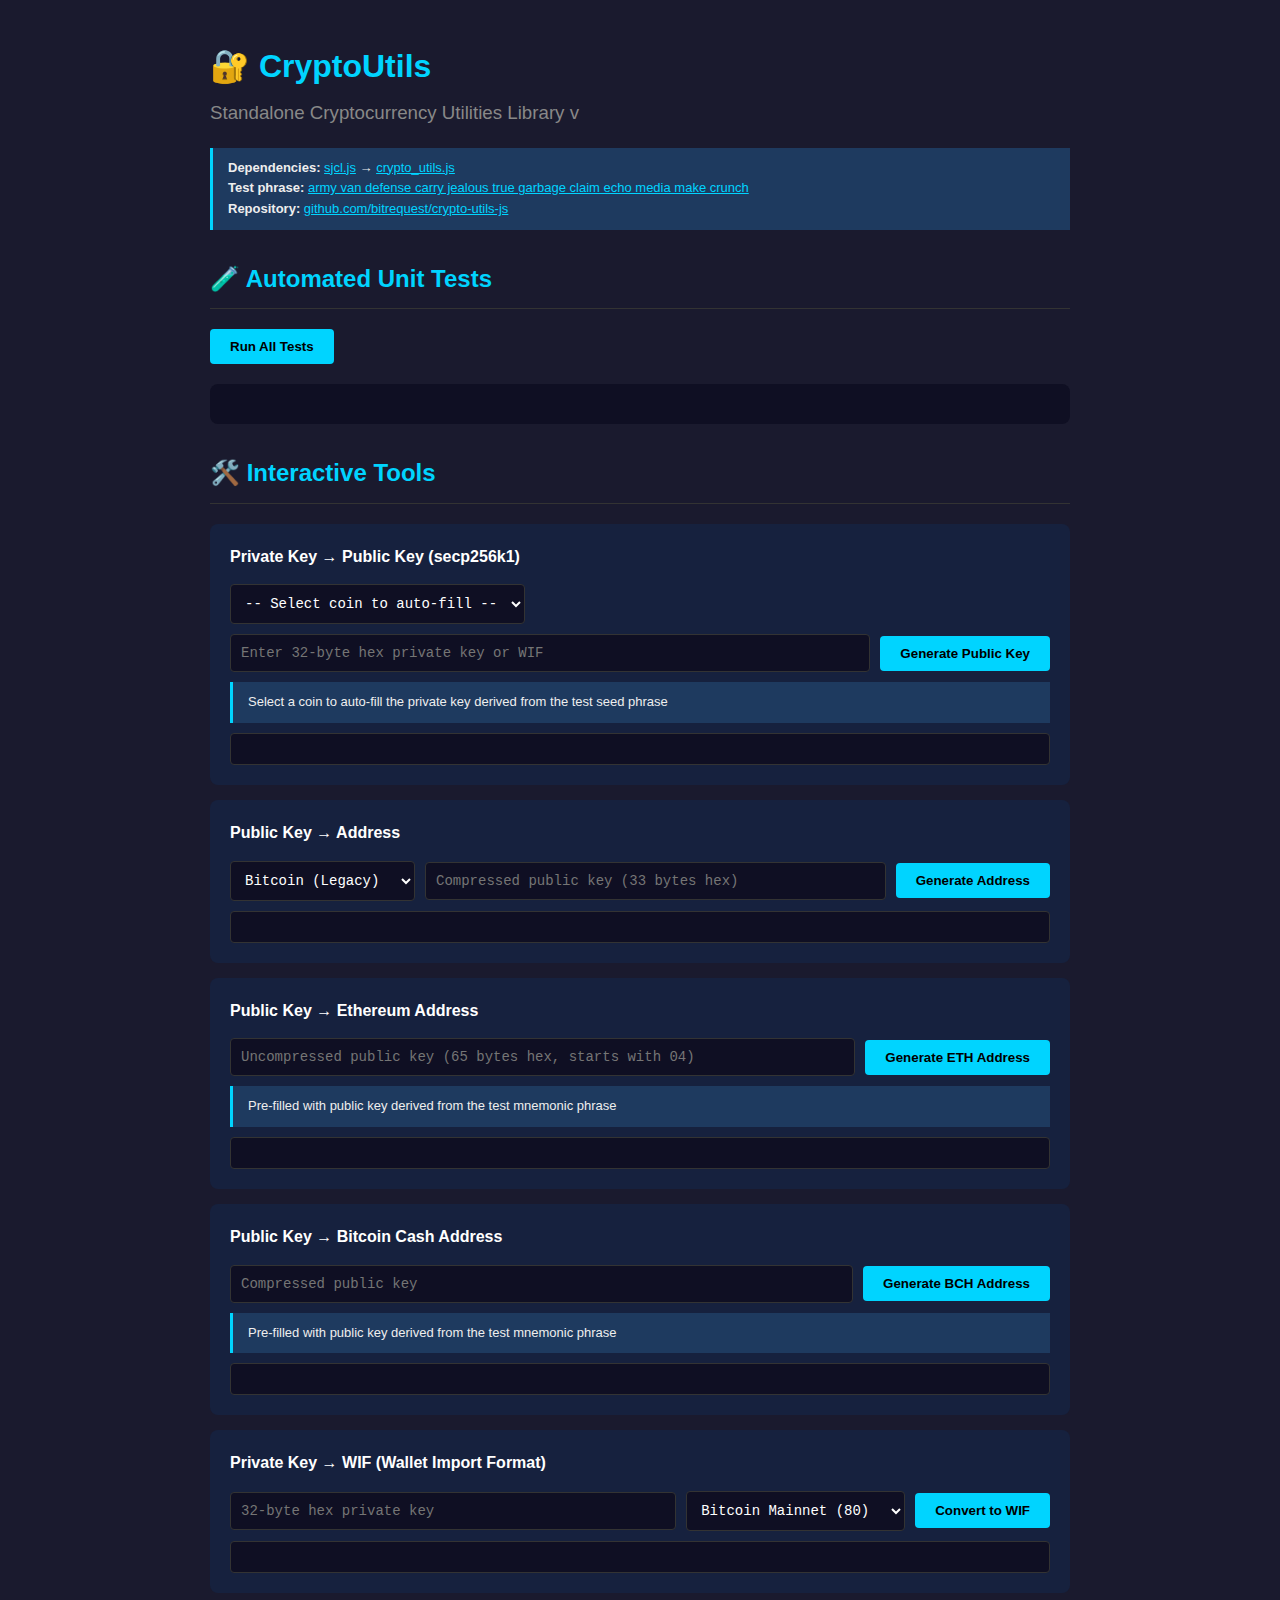
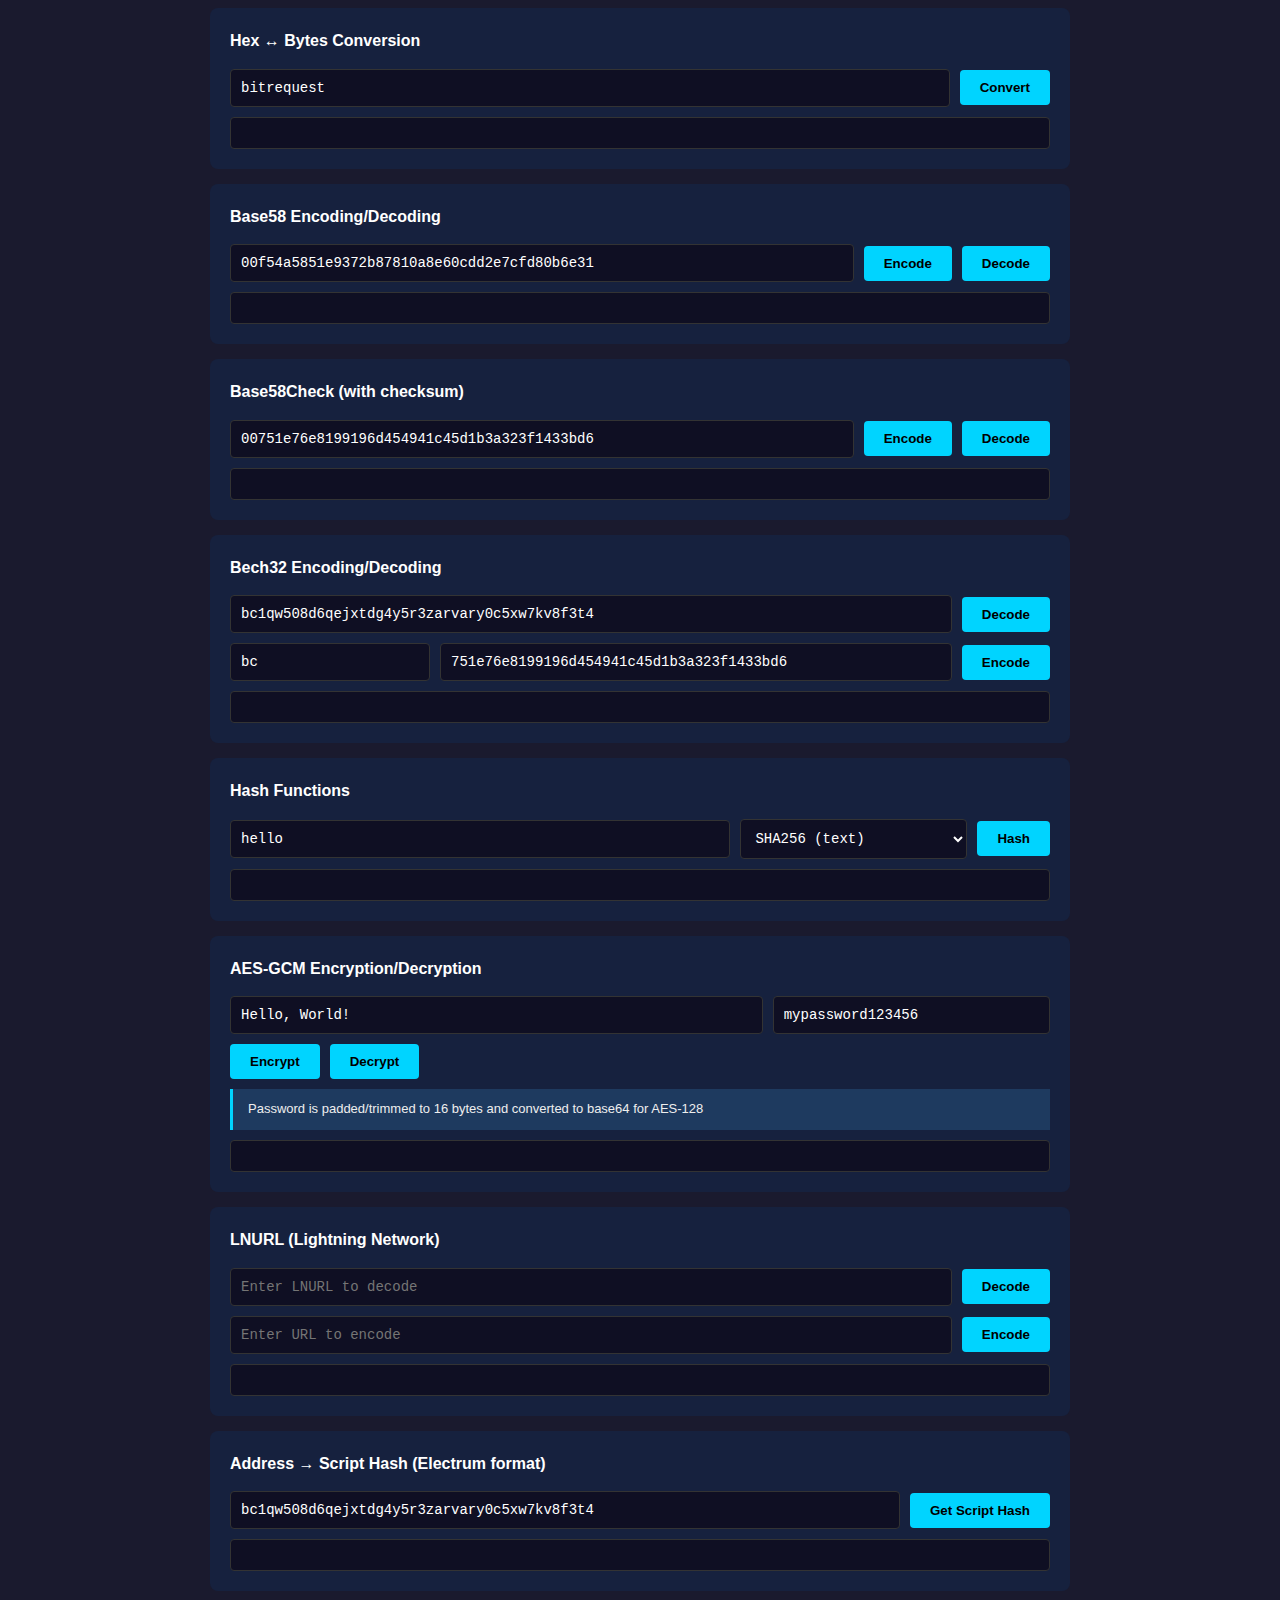
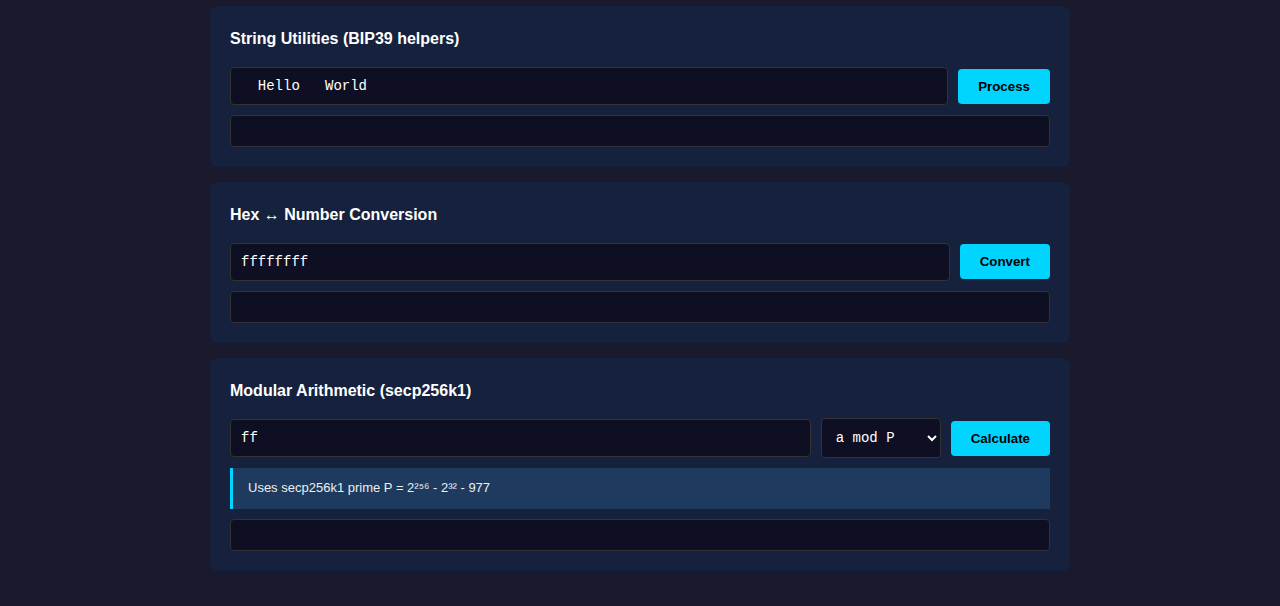
<file: unit_tests_crypto_utils.html>
<!DOCTYPE html>
<html>
<head>
    <meta charset="utf-8">
    <meta name="viewport" content="width=device-width, initial-scale=1">
    <title>CryptoUtils - Interactive Test Suite</title>
    <style>
        * { box-sizing: border-box; }
        body {
            font-family: -apple-system, BlinkMacSystemFont, "Segoe UI", Roboto, Oxygen, Ubuntu, sans-serif;
            max-width: 900px;
            margin: 0 auto;
            padding: 20px;
            background: #1a1a2e;
            color: #eee;
            line-height: 1.6;
        }
        h1 { color: #00d4ff; margin-bottom: 5px; }
        h2 { color: #00d4ff; border-bottom: 1px solid #333; padding-bottom: 10px; margin-top: 30px; }
        h3 { color: #888; margin: 0 0 20px 0; font-weight: normal; }
        .test-section {
            background: #16213e;
            border-radius: 8px;
            padding: 20px;
            margin: 15px 0;
        }
        .test-section h4 {
            margin: 0 0 15px 0;
            color: #fff;
            font-size: 16px;
        }
        .test-row {
            display: flex;
            flex-wrap: wrap;
            gap: 10px;
            margin-bottom: 10px;
            align-items: center;
        }
        input, textarea, select {
            background: #0f0f23;
            border: 1px solid #333;
            color: #fff;
            padding: 10px;
            border-radius: 4px;
            font-family: monospace;
            font-size: 14px;
        }
        input { flex: 1; min-width: 200px; }
        textarea { width: 100%; min-height: 80px; resize: vertical; }
        button {
            background: #00d4ff;
            color: #000;
            border: none;
            padding: 10px 20px;
            border-radius: 4px;
            cursor: pointer;
            font-weight: bold;
            white-space: nowrap;
        }
        button:hover { background: #00a8cc; }
        .output {
            background: #0f0f23;
            border: 1px solid #333;
            border-radius: 4px;
            padding: 15px;
            margin-top: 10px;
            font-family: monospace;
            font-size: 13px;
            word-break: break-all;
            white-space: pre-wrap;
        }
        .success { color: #00ff88; }
        .error { color: #ff4444; }
        .info { color: #00d4ff; }
        .warn { color: #ffaa00; }
        #test-results {
            background: #0f0f23;
            border-radius: 8px;
            padding: 20px;
            margin: 20px 0;
            font-family: monospace;
            font-size: 13px;
            max-height: 400px;
            overflow-y: auto;
        }
        .test-pass { color: #00ff88; }
        .test-fail { color: #ff4444; }
        .test-count {
            font-size: 18px;
            margin-bottom: 15px;
            padding-bottom: 15px;
            border-bottom: 1px solid #333;
        }
        a { color: #00d4ff; }
        .note {
            background: #1e3a5f;
            border-left: 3px solid #00d4ff;
            padding: 10px 15px;
            margin: 10px 0;
            font-size: 13px;
        }
    </style>
</head>
<body>
    <h1>🔐 CryptoUtils</h1>
    <h3>Standalone Cryptocurrency Utilities Library v<span id="version"></span></h3>
    
    <div class="note">
        <strong>Dependencies:</strong> <a href="https://github.com/bitrequest/bitrequest.github.io/blob/master/assets_js_lib_sjcl.js">sjcl.js</a> → <a href="https://github.com/bitrequest/bitrequest.github.io/blob/master/assets_js_lib_crypto_utils.js">crypto_utils.js</a><br>
        <strong>Test phrase:</strong> <a href="https://github.com/bitcoinbook/bitcoinbook/blob/f8b883dcd4e3d1b9adf40fed59b7e898fbd9241f/ch05.asciidoc">army van defense carry jealous true garbage claim echo media make crunch</a><br>
        <strong>Repository:</strong> <a href="https://github.com/bitrequest/crypto-utils-js">github.com/bitrequest/crypto-utils-js</a>
    </div>

    <!-- Automated Tests -->
    <h2>🧪 Automated Unit Tests</h2>
    <button onclick="runAllTests()">Run All Tests</button>
    <div id="test-results"></div>

    <!-- Interactive Tools -->
    <h2>🛠️ Interactive Tools</h2>

    <!-- Key Generation -->
    <div class="test-section">
        <h4>Private Key → Public Key (secp256k1)</h4>
        <div class="test-row">
            <select id="privkey-coin" onchange="onPrivkeyCoinChange()">
                <option value="">-- Select coin to auto-fill --</option>
                <option value="btc-legacy">Bitcoin (Legacy)</option>
                <option value="btc-segwit">Bitcoin (SegWit)</option>
                <option value="ltc-legacy">Litecoin (Legacy)</option>
                <option value="ltc-segwit">Litecoin (SegWit)</option>
                <option value="dash">Dash</option>
                <option value="doge">Dogecoin</option>
                <option value="eth">Ethereum</option>
                <option value="bch">Bitcoin Cash</option>
            </select>
        </div>
        <div class="test-row">
            <input type="text" id="privkey-input" placeholder="Enter 32-byte hex private key or WIF" value="">
            <button onclick="testKeyGen()">Generate Public Key</button>
        </div>
        <div class="note">Select a coin to auto-fill the private key derived from the test seed phrase</div>
        <div class="output" id="privkey-output"></div>
    </div>

    <!-- Address Generation -->
    <div class="test-section">
        <h4>Public Key → Address</h4>
        <div class="test-row">
            <select id="address-coin" onchange="onAddressCoinChange()">
                <option value="btc-legacy">Bitcoin (Legacy)</option>
                <option value="btc-segwit">Bitcoin (SegWit)</option>
                <option value="ltc-legacy">Litecoin (Legacy)</option>
                <option value="ltc-segwit">Litecoin (SegWit)</option>
                <option value="dash">Dash</option>
                <option value="doge">Dogecoin</option>
            </select>
            <input type="text" id="pubkey-input" placeholder="Compressed public key (33 bytes hex)" value="">
            <button onclick="testAddressGen()">Generate Address</button>
        </div>
        <div class="output" id="address-output"></div>
    </div>

    <!-- Ethereum Address -->
    <div class="test-section">
        <h4>Public Key → Ethereum Address</h4>
        <div class="test-row">
            <input type="text" id="eth-pubkey-input" placeholder="Uncompressed public key (65 bytes hex, starts with 04)" value="">
            <button onclick="testEthAddress()">Generate ETH Address</button>
        </div>
        <div class="note">Pre-filled with public key derived from the test mnemonic phrase</div>
        <div class="output" id="eth-output"></div>
    </div>

    <!-- Bitcoin Cash Address -->
    <div class="test-section">
        <h4>Public Key → Bitcoin Cash Address</h4>
        <div class="test-row">
            <input type="text" id="bch-pubkey-input" placeholder="Compressed public key" value="">
            <button onclick="testBchAddress()">Generate BCH Address</button>
        </div>
        <div class="note">Pre-filled with public key derived from the test mnemonic phrase</div>
        <div class="output" id="bch-output"></div>
    </div>

    <!-- WIF -->
    <div class="test-section">
        <h4>Private Key → WIF (Wallet Import Format)</h4>
        <div class="test-row">
            <input type="text" id="wif-input" placeholder="32-byte hex private key" value="">
            <select id="wif-network">
                <option value="80">Bitcoin Mainnet (80)</option>
                <option value="ef">Bitcoin Testnet (ef)</option>
                <option value="b0">Litecoin Mainnet (b0)</option>
            </select>
            <button onclick="testWif()">Convert to WIF</button>
        </div>
        <div class="output" id="wif-output"></div>
    </div>

    <!-- Hex/Bytes Conversion -->
    <div class="test-section">
        <h4>Hex ↔ Bytes Conversion</h4>
        <div class="test-row">
            <input type="text" id="hex-input" placeholder="Enter hex string (e.g., bitrequest)" value="bitrequest">
            <button onclick="testHexBytes()">Convert</button>
        </div>
        <div class="output" id="hex-output"></div>
    </div>

    <!-- Base58 -->
    <div class="test-section">
        <h4>Base58 Encoding/Decoding</h4>
        <div class="test-row">
            <input type="text" id="b58-input" placeholder="Enter hex to encode" value="00f54a5851e9372b87810a8e60cdd2e7cfd80b6e31">
            <button onclick="testBase58Encode()">Encode</button>
            <button onclick="testBase58Decode()">Decode</button>
        </div>
        <div class="output" id="b58-output"></div>
    </div>

    <!-- Base58Check -->
    <div class="test-section">
        <h4>Base58Check (with checksum)</h4>
        <div class="test-row">
            <input type="text" id="b58check-input" placeholder="Enter hex payload" value="00751e76e8199196d454941c45d1b3a323f1433bd6">
            <button onclick="testBase58CheckEncode()">Encode</button>
            <button onclick="testBase58CheckDecode()">Decode</button>
        </div>
        <div class="output" id="b58check-output"></div>
    </div>

    <!-- Bech32 -->
    <div class="test-section">
        <h4>Bech32 Encoding/Decoding</h4>
        <div class="test-row">
            <input type="text" id="bech32-input" placeholder="Bech32 address" value="bc1qw508d6qejxtdg4y5r3zarvary0c5xw7kv8f3t4">
            <button onclick="testBech32Decode()">Decode</button>
        </div>
        <div class="test-row">
            <input type="text" id="bech32-hrp" placeholder="HRP (e.g., bc)" value="bc" style="max-width: 80px;">
            <input type="text" id="bech32-data" placeholder="Hex data to encode" value="751e76e8199196d454941c45d1b3a323f1433bd6">
            <button onclick="testBech32Encode()">Encode</button>
        </div>
        <div class="output" id="bech32-output"></div>
    </div>

    <!-- Hashing -->
    <div class="test-section">
        <h4>Hash Functions</h4>
        <div class="test-row">
            <input type="text" id="hash-input" placeholder="Enter text or hex" value="hello">
            <select id="hash-type">
                <option value="sha256">SHA256 (text)</option>
                <option value="sha256hex">SHA256 (hex input)</option>
                <option value="hash160">Hash160 (hex input)</option>
                <option value="ripemd160">RIPEMD160 (hex input)</option>
                <option value="keccak256">Keccak-256 (hex input)</option>
            </select>
            <button onclick="testHash()">Hash</button>
        </div>
        <div class="output" id="hash-output"></div>
    </div>

    <!-- AES Encryption -->
    <div class="test-section">
        <h4>AES-GCM Encryption/Decryption</h4>
        <div class="test-row">
            <input type="text" id="aes-plaintext" placeholder="Plaintext" value="Hello, World!" style="flex: 2;">
            <input type="text" id="aes-password" placeholder="Password (16 chars)" value="mypassword123456">
        </div>
        <div class="test-row">
            <button onclick="testAesEncrypt()">Encrypt</button>
            <button onclick="testAesDecrypt()">Decrypt</button>
        </div>
        <div class="note">Password is padded/trimmed to 16 bytes and converted to base64 for AES-128</div>
        <div class="output" id="aes-output"></div>
    </div>

    <!-- LNURL -->
    <div class="test-section">
        <h4>LNURL (Lightning Network)</h4>
        <div class="test-row">
            <input type="text" id="lnurl-decode-input" placeholder="Enter LNURL to decode" value="">
            <button onclick="testLnurlDecode()">Decode</button>
        </div>
        <div class="test-row">
            <input type="text" id="lnurl-encode-input" placeholder="Enter URL to encode" value="">
            <button onclick="testLnurlEncode()">Encode</button>
        </div>
        <div class="output" id="lnurl-output"></div>
    </div>

    <!-- Script Hash -->
    <div class="test-section">
        <h4>Address → Script Hash (Electrum format)</h4>
        <div class="test-row">
            <input type="text" id="scripthash-input" placeholder="Bitcoin/Litecoin address" value="bc1qw508d6qejxtdg4y5r3zarvary0c5xw7kv8f3t4">
            <button onclick="testScriptHash()">Get Script Hash</button>
        </div>
        <div class="output" id="scripthash-output"></div>
    </div>

    <!-- String Utilities -->
    <div class="test-section">
        <h4>String Utilities (BIP39 helpers)</h4>
        <div class="test-row">
            <input type="text" id="string-input" placeholder="Enter string" value="  Hello   World  ">
            <button onclick="testStringUtils()">Process</button>
        </div>
        <div class="output" id="string-output"></div>
    </div>

    <!-- BigInt / Number Conversion -->
    <div class="test-section">
        <h4>Hex ↔ Number Conversion</h4>
        <div class="test-row">
            <input type="text" id="bigint-input" placeholder="Enter hex or decimal number" value="ffffffff">
            <button onclick="testBigIntConvert()">Convert</button>
        </div>
        <div class="output" id="bigint-output"></div>
    </div>

    <!-- Modular Arithmetic -->
    <div class="test-section">
        <h4>Modular Arithmetic (secp256k1)</h4>
        <div class="test-row">
            <input type="text" id="mod-a" placeholder="Value a (hex)" value="ff" style="flex: 1;">
            <select id="mod-op" style="width: 120px;">
                <option value="mod">a mod P</option>
                <option value="invert">invert(a)</option>
                <option value="sqrt">sqrt(a)</option>
            </select>
            <button onclick="testModArith()">Calculate</button>
        </div>
        <div class="note">Uses secp256k1 prime P = 2²⁵⁶ - 2³² - 977</div>
        <div class="output" id="mod-output"></div>
    </div>

    <!-- Scripts -->
    <script src="assets_js_lib_sjcl.js"></script>
    <script src="assets_js_lib_crypto_utils.js"></script>
    <script>
        // Display version
        document.getElementById("version").textContent = CryptoUtils.VERSION || "1.1.0";

        // Shorthand reference to test constants from library
        const TestVector = CryptoUtils.crypto_utils_const;

        // Test framework
        const tests = [];
        let passed = 0, failed = 0;

        function test(name, fn) {
            tests.push({ name, fn });
        }

        function assertEqual(actual, expected, msg) {
            if (actual !== expected) {
                throw new Error(msg + " Expected: " + expected + " Got: " + actual);
            }
        }

        function assertTrue(condition, msg) {
            if (!condition) {
                throw new Error(msg);
            }
        }

        // Helper to log errors to console with full details
        function logError(context, e) {
            console.group("❌ " + context + " Error");
            console.error("Message:", e.message || e);
            console.error("Full error:", e);
            if (e.stack) console.error("Stack:", e.stack);
            console.groupEnd();
        }

        function assertArrayEqual(actual, expected, msg) {
            if (actual.length !== expected.length) {
                throw new Error(msg + " Length mismatch: " + actual.length + " vs " + expected.length);
            }
            for (let i = 0; i < actual.length; i++) {
                if (actual[i] !== expected[i]) {
                    throw new Error(msg + " Mismatch at index " + i);
                }
            }
        }

        // ============================================================
        // BUILT-IN LIBRARY TESTS
        // ============================================================

        test("CryptoUtils.test_crypto_api: verify crypto API", () => {
            assertTrue(CryptoUtils.test_crypto_api() === true, "crypto API should be available");
        });

        test("CryptoUtils.test_bigint: verify BigInt support", () => {
            assertTrue(CryptoUtils.test_bigint() === true, "BigInt should be functional");
        });

        test("CryptoUtils.test_secp256k1: verify secp256k1 derivation", () => {
            assertTrue(CryptoUtils.test_secp256k1() === true, "secp256k1 derivation should work");
        });

        test("CryptoUtils.test_bech32: verify bech32 encoding", () => {
            assertTrue(CryptoUtils.test_bech32() === true, "bech32 encoding should work");
        });

        test("CryptoUtils.test_cashaddr: verify cashaddr encoding", () => {
            assertTrue(CryptoUtils.test_cashaddr() === true, "cashaddr encoding should work");
        });

        test("CryptoUtils.test_keccak256: verify keccak256/ETH address", () => {
            assertTrue(CryptoUtils.test_keccak256() === true, "keccak256 should work");
        });

        test("CryptoUtils.test_aes: verify AES encryption", () => {
            assertTrue(CryptoUtils.test_aes() === true, "AES encryption should work");
        });

        // ============================================================
        // UNIT TESTS
        // ============================================================

        // === Core Helpers Tests ===

        test("uint_8array: create typed array", () => {
            const result = CryptoUtils.uint_8array([1, 2, 3]);
            assertTrue(result instanceof Uint8Array, "Should be Uint8Array");
            assertEqual(result.length, 3, "Length should be 3");
        });

        test("buffer: encode string to UTF-8", () => {
            const result = CryptoUtils.buffer("hello");
            assertTrue(result instanceof Uint8Array, "Should be Uint8Array");
            assertEqual(result.length, 5, "Length should be 5");
        });

        test("unbuffer: decode UTF-8 to string", () => {
            const bytes = new Uint8Array([104, 101, 108, 108, 111]);
            const result = CryptoUtils.unbuffer(bytes);
            assertEqual(result, "hello", "Should decode to hello");
        });

        test("buf2hex: convert buffer to hex", () => {
            const result = CryptoUtils.buf2hex([222, 173, 190, 239]);
            assertEqual(result, "deadbeef", "Should be deadbeef");
        });

        test("is_hex: validate hex string", () => {
            assertTrue(CryptoUtils.is_hex("deadbeef"), "Valid hex");
            assertTrue(CryptoUtils.is_hex("DEADBEEF"), "Valid uppercase hex");
            assertTrue(!CryptoUtils.is_hex("ghij"), "Invalid hex");
            assertTrue(!CryptoUtils.is_hex(""), "Empty string");
        });

        test("str_pad: pad string with zeros", () => {
            const result = CryptoUtils.str_pad("abc", 6);
            assertEqual(result, "000abc", "Should pad to 6 chars");
        });

        test("dec_to_hex: convert decimal to hex", () => {
            assertEqual(CryptoUtils.dec_to_hex(255), "ff", "255 -> ff");
            assertEqual(CryptoUtils.dec_to_hex(16), "10", "16 -> 10");
            assertEqual(CryptoUtils.dec_to_hex(0), "0", "0 -> 0");
        });

        test("hex_to_dec: convert hex to BigInt", () => {
            assertEqual(CryptoUtils.hex_to_dec("ff"), 255n, "ff -> 255n");
            assertEqual(CryptoUtils.hex_to_dec("10"), 16n, "10 -> 16n");
        });

        test("hex_to_number_string: hex to decimal string", () => {
            assertEqual(CryptoUtils.hex_to_number_string("ff"), "255", "ff -> 255");
        });

        test("hex_to_number_string: multi-byte value", () => {
            assertEqual(CryptoUtils.hex_to_number_string("ffff"), "65535", "ffff -> 65535");
        });

        test("hex_to_int: hex to integer", () => {
            assertEqual(CryptoUtils.hex_to_int("ff"), 255, "ff -> 255");
            assertEqual(CryptoUtils.hex_to_int("00"), 0, "00 -> 0");
        });

        test("pad_binary: pad binary string", () => {
            assertEqual(CryptoUtils.pad_binary("1", 8), "00000001", "Pad to 8 bits");
            assertEqual(CryptoUtils.pad_binary("11111111", 8), "11111111", "Already 8 bits");
        });

        test("pad64: pad to 64 hex chars", () => {
            assertEqual(CryptoUtils.pad64(1n).length, 64, "Should be 64 chars");
            assertTrue(CryptoUtils.pad64(1n).endsWith("1"), "Should end with 1");
            assertTrue(CryptoUtils.pad64(1n).startsWith("0"), "Should start with 0");
        });

        test("concat_bytes: concatenate byte arrays", () => {
            const a = new Uint8Array([1, 2]);
            const b = new Uint8Array([3, 4]);
            const result = CryptoUtils.concat_bytes(a, b);
            assertEqual(result.length, 4, "Length should be 4");
            assertEqual(CryptoUtils.bytes_to_hex(result), "01020304", "Correct concatenation");
        });

        test("concat_bytes: multiple arrays", () => {
            const a = new Uint8Array([1]);
            const b = new Uint8Array([2]);
            const c = new Uint8Array([3]);
            const result = CryptoUtils.concat_bytes(a, b, c);
            assertEqual(result.length, 3, "Length should be 3");
        });

        test("encode_varint: small value (< 128)", () => {
            const result = CryptoUtils.encode_varint(100);
            assertEqual(result.length, 1, "Single byte");
            assertEqual(result[0], 100, "Correct value");
        });

        test("encode_varint: medium value (>= 128)", () => {
            const result = CryptoUtils.encode_varint(300);
            assertEqual(result.length, 2, "Two bytes for 300");
        });

        test("encode_varint: boundary value (127)", () => {
            const result = CryptoUtils.encode_varint(127);
            assertEqual(result.length, 1, "Single byte for 127");
            assertEqual(result[0], 127, "Correct value");
        });

        test("encode_varint: boundary value (128)", () => {
            const result = CryptoUtils.encode_varint(128);
            assertEqual(result.length, 2, "Two bytes for 128");
        });

        // === Hex/Bytes Conversion Tests ===

        test("hex_to_bytes: basic conversion", () => {
            const result = CryptoUtils.hex_to_bytes("deadbeef");
            assertEqual(result.length, 4, "4 bytes");
            assertEqual(result[0], 0xde, "First byte");
            assertEqual(result[3], 0xef, "Last byte");
        });

        test("hex_to_bytes: odd length padding", () => {
            const result = CryptoUtils.hex_to_bytes("abc");
            assertEqual(result.length, 2, "Pads odd length");
            assertEqual(result[0], 0x0a, "Padded first byte");
        });

        test("hex_to_bytes: empty string", () => {
            const result = CryptoUtils.hex_to_bytes("");
            assertEqual(result.length, 0, "Empty array");
        });

        test("bytes_to_hex: basic conversion", () => {
            const bytes = new Uint8Array([0xde, 0xad, 0xbe, 0xef]);
            assertEqual(CryptoUtils.bytes_to_hex(bytes), "deadbeef", "Correct hex");
        });

        test("bytes_to_hex: single byte", () => {
            const bytes = new Uint8Array([0x0f]);
            assertEqual(CryptoUtils.bytes_to_hex(bytes), "0f", "Padded single byte");
        });

        test("hex_to_bytes/bytes_to_hex: roundtrip", () => {
            const original = "deadbeef";
            const bytes = CryptoUtils.hex_to_bytes(original);
            const back = CryptoUtils.bytes_to_hex(bytes);
            assertEqual(back, original, "Roundtrip matches");
        });

        test("hex_to_number: convert to BigInt", () => {
            assertEqual(CryptoUtils.hex_to_number("ff"), 255n, "ff -> 255n");
            assertEqual(CryptoUtils.hex_to_number("0100"), 256n, "0100 -> 256n");
        });

        test("bytes_to_number: convert bytes to BigInt", () => {
            const bytes = new Uint8Array([0x01, 0x00]);
            assertEqual(CryptoUtils.bytes_to_number(bytes), 256n, "0x0100 -> 256n");
        });

        // === SJCL Bit Operations Tests ===

        test("to_bits: convert string to bits", () => {
            const bits = CryptoUtils.to_bits("hello");
            assertTrue(Array.isArray(bits), "Should return array");
        });

        test("hex_to_bits: convert hex to bits", () => {
            const bits = CryptoUtils.hex_to_bits("deadbeef");
            assertTrue(Array.isArray(bits), "Should return array");
        });

        test("from_bits: convert bits to hex", () => {
            const bits = CryptoUtils.hex_to_bits("deadbeef");
            const hex = CryptoUtils.from_bits(bits);
            assertEqual(hex, "deadbeef", "Roundtrip matches");
        });

        test("bit_length: correct length", () => {
            const bits = CryptoUtils.hex_to_bits("ff");
            assertEqual(CryptoUtils.bit_length(bits), 8, "1 byte = 8 bits");
        });

        test("bit_length: multi-byte", () => {
            const bits = CryptoUtils.hex_to_bits("ffff");
            assertEqual(CryptoUtils.bit_length(bits), 16, "2 bytes = 16 bits");
        });

        test("concat_array: concatenate bit arrays", () => {
            const a = CryptoUtils.hex_to_bits("dead");
            const b = CryptoUtils.hex_to_bits("beef");
            const result = CryptoUtils.concat_array(a, b);
            assertEqual(CryptoUtils.from_bits(result), "deadbeef", "Concatenated");
        });

        // === String Utilities Tests ===

        test("clean_string: normalize whitespace", () => {
            assertEqual(CryptoUtils.clean_string("  hello   world  "), "hello world", "Clean whitespace");
        });

        test("clean_string: tabs and newlines", () => {
            assertEqual(CryptoUtils.clean_string("hello\t\nworld"), "hello world", "Clean tabs/newlines");
        });

        test("split_words: split mnemonic", () => {
            const result = CryptoUtils.split_words("one two three");
            assertEqual(result.length, 3, "3 words");
            assertEqual(result[0], "one", "First word");
        });

        test("split_words: extra whitespace", () => {
            const result = CryptoUtils.split_words("  one   two  ");
            assertEqual(result.length, 2, "2 words after trim");
        });

        test("join_words: join mnemonic", () => {
            assertEqual(CryptoUtils.join_words(["one", "two", "three"]), "one two three", "Joined");
        });

        test("normalize_string: NFKD normalization", () => {
            const result = CryptoUtils.normalize_string("café");
            assertTrue(typeof result === "string", "Returns string");
        });

        // === Base Conversion Tests ===

        test("binary_string_to_word_array: convert binary", () => {
            const result = CryptoUtils.binary_string_to_word_array("11111111");
            assertTrue(Array.isArray(result), "Returns array");
        });

        test("byte_array_to_word_array: convert bytes", () => {
            const result = CryptoUtils.byte_array_to_word_array([255, 0]);
            assertTrue(Array.isArray(result), "Returns array");
        });

        test("byte_array_to_binary_string: convert to binary", () => {
            assertEqual(CryptoUtils.byte_array_to_binary_string([255]), "11111111", "255 -> 11111111");
            assertEqual(CryptoUtils.byte_array_to_binary_string([0]), "00000000", "0 -> 00000000");
        });

        test("hex_string_to_binary_string: convert hex to binary", () => {
            assertEqual(CryptoUtils.hex_string_to_binary_string("ff"), "11111111", "ff -> 11111111");
            assertEqual(CryptoUtils.hex_string_to_binary_string("00"), "00000000", "00 -> 00000000");
        });

        // === Base58 Tests ===

        test("b58enc/b58dec: roundtrip", () => {
            const original = "deadbeef";
            const encoded = CryptoUtils.b58enc(original, "hex");
            const decoded = CryptoUtils.b58dec(encoded, "hex");
            assertEqual(decoded, original, "Roundtrip matches");
        });

        test("b58enc: leading zeros preserved", () => {
            const encoded = CryptoUtils.b58enc("0000deadbeef");
            assertTrue(encoded.startsWith("11"), "Leading zeros become 1s");
        });

        test("b58enc_uint_array: encode Uint8Array", () => {
            const bytes = new Uint8Array([0xde, 0xad, 0xbe, 0xef]);
            const encoded = CryptoUtils.b58enc_uint_array(bytes);
            assertTrue(typeof encoded === "string", "Returns string");
        });

        test("b58dec_uint_array: decode to Uint8Array", () => {
            const encoded = CryptoUtils.b58enc("deadbeef");
            const decoded = CryptoUtils.b58dec_uint_array(encoded);
            assertTrue(decoded instanceof Uint8Array, "Returns Uint8Array");
        });

        test("b58check_encode: Bitcoin address test vector", () => {
            const payload = "00751e76e8199196d454941c45d1b3a323f1433bd6";
            const result = CryptoUtils.b58check_encode(payload);
            assertEqual(result, "1BgGZ9tcN4rm9KBzDn7KprQz87SZ26SAMH", "Known address");
        });

        test("b58check_decode: verify checksum", () => {
            const decoded = CryptoUtils.b58check_decode("1BgGZ9tcN4rm9KBzDn7KprQz87SZ26SAMH");
            assertEqual(decoded, "00751e76e8199196d454941c45d1b3a323f1433bd6", "Decode correctly");
        });

        test("b58check_encode/decode: roundtrip", () => {
            const original = "00deadbeefdeadbeefdeadbeefdeadbeefdeadbeef";
            const encoded = CryptoUtils.b58check_encode(original);
            const decoded = CryptoUtils.b58check_decode(encoded);
            assertEqual(decoded, original, "Roundtrip matches");
        });

        // === Bech32 Tests ===

        test("bech32_decode: decode valid address", () => {
            const result = CryptoUtils.bech32_decode("bc1qw508d6qejxtdg4y5r3zarvary0c5xw7kv8f3t4");
            assertEqual(result.hrp, "bc", "HRP should be bc");
            assertEqual(result.data[0], 0, "Witness version 0");
        });

        test("bech32_decode: invalid returns null", () => {
            const result = CryptoUtils.bech32_decode("bc1invalid");
            assertEqual(result, null, "Should return null");
        });

        test("bech32_decode: Litecoin address", () => {
            const result = CryptoUtils.bech32_decode("ltc1qw508d6qejxtdg4y5r3zarvary0c5xw7kgmn4n9");
            assertEqual(result.hrp, "ltc", "HRP should be ltc");
        });

        test("bech32_encode/decode: roundtrip", () => {
            const original = "bc1qw508d6qejxtdg4y5r3zarvary0c5xw7kv8f3t4";
            const decoded = CryptoUtils.bech32_decode(original);
            const encoded = CryptoUtils.bech32_encode("bc", decoded.data);
            assertEqual(encoded, original, "Roundtrip matches");
        });

        test("to_words/from_words: roundtrip", () => {
            const original = [0, 1, 2, 3, 255];
            const words = CryptoUtils.to_words(original);
            const back = CryptoUtils.from_words(words);
            assertArrayEqual(back, original, "Roundtrip matches");
        });

        test("convert_bits: 8 to 5 bits", () => {
            const data = [0xff];
            const result = CryptoUtils.convert_bits(data, 8, 5, true);
            assertTrue(Array.isArray(result), "Returns array");
        });

        test("bech32m_decode: Taproot vector", () => {
            const taproot = "bc1p0xlxvlhemja6c4dqv22uapctqupfhlxm9h8z3k2e72q4k9hcz7vqzk5jj0";
            const decoded = CryptoUtils.bech32_decode(taproot);
            assertEqual(decoded.encoding, "bech32m", "Should detect bech32m");
            assertEqual(decoded.data[0], 1, "Witness version 1");
        });

        test("pub_to_address_bech32: generate native segwit", () => {
            const address = CryptoUtils.pub_to_address_bech32("bc", TestVector.test_pubkey);
            assertEqual(address, "bc1qw508d6qejxtdg4y5r3zarvary0c5xw7kv8f3t4", "Known address");
        });

        test("pub_to_address_bech32: known test vector", () => {
            const address = CryptoUtils.pub_to_address_bech32("bc", TestVector.test_pubkey_bech32);
            assertEqual(address, TestVector.test_address_bech32, "Known bech32 address");
        });

        test("pub_to_address_bech32: Litecoin", () => {
            const address = CryptoUtils.pub_to_address_bech32("ltc", TestVector.test_pubkey);
            assertTrue(address.startsWith("ltc1q"), "Litecoin segwit prefix");
        });

        // === Elliptic Curve Tests ===

        test("mod: positive modulo", () => {
            assertEqual(CryptoUtils.mod(10n, 3n), 1n, "10 mod 3 = 1");
            assertEqual(CryptoUtils.mod(-1n, 3n), 2n, "Negative handled");
        });

        test("mod: large numbers", () => {
            const P = CryptoUtils.CURVE.P;
            assertEqual(CryptoUtils.mod(P + 1n, P), 1n, "P+1 mod P = 1");
        });

        test("invert: modular inverse", () => {
            const P = CryptoUtils.CURVE.P;
            const a = 12345n;
            const inv = CryptoUtils.invert(a, P);
            assertEqual(CryptoUtils.mod(a * inv, P), 1n, "a * inv(a) = 1 mod P");
        });

        test("egcd: extended euclidean algorithm", () => {
            const [gcd, x, y] = CryptoUtils.egcd(30n, 20n);
            assertEqual(gcd, 10n, "GCD of 30, 20 is 10");
        });

        test("pow_mod: modular exponentiation", () => {
            const result = CryptoUtils.pow_mod(2n, 10n, 1000n);
            assertEqual(result, 24n, "2^10 mod 1000 = 24");
        });

        test("pow_mod: large exponent", () => {
            const result = CryptoUtils.pow_mod(2n, 256n, 1000000n);
            assertTrue(typeof result === "bigint", "Returns bigint");
        });

        test("sqrt_mod: modular square root", () => {
            const P = CryptoUtils.CURVE.P;
            const x = 4n;
            const sqrt = CryptoUtils.sqrt_mod(x);
            assertEqual(CryptoUtils.mod(sqrt * sqrt, P), x, "sqrt^2 = x");
        });

        test("weierstrass: curve equation", () => {
            const result = CryptoUtils.weierstrass(1n);
            assertTrue(typeof result === "bigint", "Returns bigint");
        });

        test("get_publickey: derive from private key (compressed)", () => {
            const pubkey = CryptoUtils.get_publickey(TestVector.test_privkey);
            assertEqual(pubkey, TestVector.test_pubkey, "Known G point");
        });

        test("get_publickey: key 2", () => {
            const privkey = "0000000000000000000000000000000000000000000000000000000000000002";
            const pubkey = CryptoUtils.get_publickey(privkey);
            assertEqual(pubkey, "02c6047f9441ed7d6d3045406e95c07cd85c778e4b8cef3ca7abac09b95c709ee5", "Known 2G point");
        });

        test("get_publickey: uncompressed", () => {
            const pubkey = CryptoUtils.get_publickey(TestVector.test_privkey, false);
            assertTrue(pubkey.startsWith("04"), "Uncompressed starts with 04");
            assertEqual(pubkey.length, 130, "65 bytes = 130 hex");
        });

        test("expand_pub: decompress public key", () => {
            const expanded = CryptoUtils.expand_pub(TestVector.test_pubkey);
            assertTrue(expanded.startsWith("04"), "Should start with 04");
            assertEqual(expanded.length, 130, "Should be 65 bytes");
        });

        test("expand_pub: already uncompressed", () => {
            const uncompressed = CryptoUtils.get_publickey(TestVector.test_privkey, false);
            const expanded = CryptoUtils.expand_pub(uncompressed);
            assertEqual(expanded, uncompressed, "Returns same");
        });

        test("priv_to_pub: alias for get_publickey", () => {
            const pubkey = CryptoUtils.priv_to_pub(TestVector.test_privkey);
            assertEqual(pubkey, TestVector.test_pubkey, "Same as get_publickey");
        });

        test("normalize_privatekey: hex string", () => {
            const key = CryptoUtils.normalize_privatekey("ff");
            assertEqual(key, 255n, "Normalize hex to BigInt");
        });

        test("normalize_privatekey: BigInt", () => {
            const key = CryptoUtils.normalize_privatekey(255n);
            assertEqual(key, 255n, "Pass through BigInt");
        });

        // === Hash Tests ===

        test("hmacsha: NIST 'abc' vector (SHA256)", () => {
            const bits = CryptoUtils.to_bits("abc");
            const hash = CryptoUtils.hmacsha(bits, "sha256");
            assertEqual(hash, "ba7816bf8f01cfea414140de5dae2223b00361a396177a9cb410ff61f20015ad", "NIST abc vector");
        });

        test("hmacsha: SHA256 of hex input", () => {
            const hash = CryptoUtils.hmacsha("68656c6c6f", "sha256", "hex");
            assertEqual(hash, "2cf24dba5fb0a30e26e83b2ac5b9e29e1b161e5c1fa7425e73043362938b9824", "Known SHA256");
        });

        test("hmacsha: empty string", () => {
            const hash = CryptoUtils.hmacsha("", "sha256", "hex");
            assertEqual(hash, "e3b0c44298fc1c149afbf4c8996fb92427ae41e4649b934ca495991b7852b855", "Empty SHA256");
        });

        test("hash160: SHA256 + RIPEMD160", () => {
            const hash = CryptoUtils.hash160(TestVector.test_pubkey);
            assertEqual(hash, "751e76e8199196d454941c45d1b3a323f1433bd6", "Known hash160");
        });

        test("keccak_256: Ethereum hashing", () => {
            const input = CryptoUtils.hex_to_bytes("68656c6c6f");
            const hash = CryptoUtils.keccak_256(input);
            assertEqual(hash.length, 64, "32 bytes hex output");
        });

        test("keccak_256: empty input", () => {
            const hash = CryptoUtils.keccak_256(new Uint8Array(0));
            assertEqual(hash.length, 64, "32 bytes for empty input");
        });

        test("sha_sub: substring of hash", () => {
            const bits = CryptoUtils.hex_to_bits("68656c6c6f");
            const hash = CryptoUtils.sha_sub(bits, 16);
            assertEqual(hash.length, 16, "Returns 16 chars");
        });

        test("hmac_bits: HMAC computation", () => {
            const result = CryptoUtils.hmac_bits("deadbeef", CryptoUtils.to_bits("key"), "hex");
            assertEqual(result.length, 128, "SHA512 HMAC is 64 bytes = 128 hex");
        });

        // === Address Generation Tests ===

        test("pub_to_address: legacy Bitcoin address", () => {
            const address = CryptoUtils.pub_to_address("00", TestVector.test_pubkey);
            assertEqual(address, "1BgGZ9tcN4rm9KBzDn7KprQz87SZ26SAMH", "Known address");
        });

        test("pub_to_address: Litecoin legacy", () => {
            const address = CryptoUtils.pub_to_address("30", TestVector.test_pubkey);
            assertTrue(address.startsWith("L"), "Litecoin starts with L");
        });

        test("pub_to_address: Dogecoin", () => {
            const address = CryptoUtils.pub_to_address("1e", TestVector.test_pubkey);
            assertTrue(address.startsWith("D"), "Dogecoin starts with D");
        });

        test("hash160_to_address: from hash", () => {
            const hash = "751e76e8199196d454941c45d1b3a323f1433bd6";
            const address = CryptoUtils.hash160_to_address("00", hash);
            assertEqual(address, "1BgGZ9tcN4rm9KBzDn7KprQz87SZ26SAMH", "Same as pub_to_address");
        });

        test("pub_to_eth_address: Ethereum address", () => {
            const pubkey = CryptoUtils.get_publickey(TestVector.test_privkey, false);
            const address = CryptoUtils.pub_to_eth_address(pubkey);
            assertTrue(address.startsWith("0x"), "Should start with 0x");
            assertEqual(address.length, 42, "Should be 42 chars");
        });

        test("pub_to_eth_address: known test vector", () => {
            const address = CryptoUtils.pub_to_eth_address(TestVector.test_pubkey_eth);
            assertEqual(address, TestVector.test_address_eth, "Known ETH address");
        });

        test("to_checksum_address: EIP-55", () => {
            const address = "0x5aaeb6053f3e94c9b9a09f33669435e7ef1beaed";
            const checksummed = CryptoUtils.to_checksum_address(address);
            assertEqual(checksummed, "0x5aAeb6053F3E94C9b9A09f33669435E7Ef1BeAed", "Known checksum");
        });

        test("to_checksum_address: all lowercase", () => {
            const address = "0xfb6916095ca1df60bb79ce92ce3ea74c37c5d359";
            const checksummed = CryptoUtils.to_checksum_address(address);
            assertTrue(checksummed.startsWith("0x"), "Starts with 0x");
            assertTrue(/[A-F]/.test(checksummed), "Contains uppercase");
        });

        // === Bitcoin Cash Tests ===

        test("pub_to_cashaddr: Bitcoin Cash address", () => {
            const legacyAddress = "1BgGZ9tcN4rm9KBzDn7KprQz87SZ26SAMH";
            const address = CryptoUtils.pub_to_cashaddr(legacyAddress);
            assertTrue(typeof address === "string" && address.length > 0, "Should return address");
        });

        test("pub_to_cashaddr: known test vector", () => {
            const address = CryptoUtils.pub_to_cashaddr(TestVector.test_legacy_address);
            assertEqual(address, TestVector.test_address_cashaddr, "Known cashaddr");
        });

        test("bch_legacy: CashAddr to legacy", () => {
            const cashaddr = "qp3wjpa3tjlj042z2wv7hahsldgwhwy0rq9sywjpyy";
            const legacy = CryptoUtils.bch_legacy(cashaddr);
            assertTrue(legacy.startsWith("1"), "Should return legacy address");
        });

        // === WIF Tests ===

        test("privkey_wif: Bitcoin mainnet compressed", () => {
            const wif = CryptoUtils.privkey_wif("80", TestVector.test_privkey, true);
            assertEqual(wif, "KwDiBf89QgGbjEhKnhXJuH7LrciVrZi3qYjgd9M7rFU73sVHnoWn", "Known WIF");
        });

        test("privkey_wif: Bitcoin mainnet uncompressed", () => {
            const wif = CryptoUtils.privkey_wif("80", TestVector.test_privkey, false);
            assertTrue(wif.startsWith("5"), "Uncompressed WIF starts with 5");
        });

        test("privkey_wif: Litecoin", () => {
            const wif = CryptoUtils.privkey_wif("b0", TestVector.test_privkey, true);
            assertTrue(wif.startsWith("T"), "Litecoin WIF starts with T");
        });

        // === AES Tests ===

        test("aes_enc/aes_dec: roundtrip", () => {
            const plaintext = "Hello, World!";
            const key = btoa("1234567890123456");
            const encrypted = CryptoUtils.aes_enc(plaintext, key);
            const decrypted = CryptoUtils.aes_dec(encrypted, key);
            assertEqual(decrypted, plaintext, "Roundtrip matches");
        });

        test("aes_enc: random IV", () => {
            const plaintext = "test";
            const key = btoa("1234567890123456");
            const enc1 = CryptoUtils.aes_enc(plaintext, key);
            const enc2 = CryptoUtils.aes_enc(plaintext, key);
            assertTrue(enc1 !== enc2, "Different ciphertexts");
        });

        test("aes_enc/aes_dec: unicode", () => {
            const plaintext = "こんにちは🔐";
            const key = btoa("1234567890123456");
            const encrypted = CryptoUtils.aes_enc(plaintext, key);
            const decrypted = CryptoUtils.aes_dec(encrypted, key);
            assertEqual(decrypted, plaintext, "Unicode roundtrip");
        });

        // === Script Hash Tests ===

        test("address_to_scripthash: bech32 P2WPKH", () => {
            const result = CryptoUtils.address_to_scripthash("bc1qw508d6qejxtdg4y5r3zarvary0c5xw7kv8f3t4");
            assertTrue(result.script_pub_key.startsWith("0014"), "P2WPKH script");
            assertEqual(result.hash.length, 64, "32 bytes hex");
        });

        test("address_to_scripthash: legacy P2PKH", () => {
            const result = CryptoUtils.address_to_scripthash("1BgGZ9tcN4rm9KBzDn7KprQz87SZ26SAMH");
            assertTrue(result.script_pub_key.startsWith("76a914"), "P2PKH prefix");
            assertTrue(result.script_pub_key.endsWith("88ac"), "P2PKH suffix");
        });

        test("address_to_scripthash: Taproot", () => {
            const result = CryptoUtils.address_to_scripthash("bc1p0xlxvlhemja6c4dqv22uapctqupfhlxm9h8z3k2e72q4k9hcz7vqzk5jj0");
            assertTrue(result.script_pub_key.startsWith("5120"), "Taproot script");
        });

        test("address_to_scripthash: P2SH", () => {
            const result = CryptoUtils.address_to_scripthash("3J98t1WpEZ73CNmQviecrnyiWrnqRhWNLy");
            assertTrue(result.script_pub_key.startsWith("a914"), "P2SH prefix");
        });

        // === Nimiq Hash Tests ===

        test("nimiq_hash: hex string encoding", () => {
            const hex = "deadbeef";
            const result = CryptoUtils.nimiq_hash(hex);
            assertTrue(typeof result === "string", "Returns string");
        });

        // === CURVE Constants Tests ===

        test("CURVE: has required constants", () => {
            assertTrue(CryptoUtils.CURVE.P > 0n, "Has P");
            assertTrue(CryptoUtils.CURVE.n > 0n, "Has n");
            assertTrue(CryptoUtils.CURVE.Gx > 0n, "Has Gx");
            assertTrue(CryptoUtils.CURVE.Gy > 0n, "Has Gy");
        });

        // Run all tests
        function runAllTests() {
            const resultsDiv = document.getElementById("test-results");
            resultsDiv.innerHTML = "<span class='info'>Running tests...</span>";
            passed = 0;
            failed = 0;

            console.group("🧪 CryptoUtils Unit Tests");
            console.log("Running " + tests.length + " tests...");

            setTimeout(() => {
                let output = "";
                
                for (const t of tests) {
                    try {
                        t.fn();
                        output += "<span class='test-pass'>✓ " + t.name + "</span><br>\n";
                        passed++;
                    } catch (e) {
                        output += "<span class='test-fail'>✗ " + t.name + "\n  " + e.message + "</span><br>\n";
                        failed++;
                        logError("TEST: " + t.name, e);
                    }
                }

                console.log("✅ Passed: " + passed + " | ❌ Failed: " + failed);
                console.groupEnd();

                const summary = "<div class='test-count'>Tests: <span class='test-pass'>" + passed + " passed</span>, <span class='" + (failed ? "test-fail" : "") + "'>" + failed + " failed</span> of " + tests.length + " total</div>";
                resultsDiv.innerHTML = summary + output;
            }, 10);
        }

        // ============================================================
        // INTERACTIVE TOOLS
        // ============================================================

        // Test private keys derived from: "army van defense carry jealous true garbage claim echo media make crunch"
        const TEST_KEYS = {
            "btc-legacy": "L27rKoVgW4dYc1BxhD1X7jp9ixPGwnn3E2eggznmpYcuktDYPKaH",   // m/44'/0'/0'/0/0
            "btc-segwit": "KymSva1GVQiHquxL2uGC9wve9YQjUqctJuCt2zpQFcvp7PKJiKNh",   // m/84'/0'/0'/0/0
            "ltc-legacy": "T9pQEfFCnVriTEXoJPpxYAMNvKosvHp8HNd3q5NeMwQcngfQMFFY",   // m/44'/2'/0'/0/0
            "ltc-segwit": "T5aCfmkZcxuq7psCuZ3dQdPTnoueogU3opMBoA8svxxWAqseeeZ2",   // m/84'/2'/0'/0/0
            "dash":       "XDVVxNodPJT8WfWLvybQnn3YNabtVLrrfTEfmCoomqE8FAxLdcZh",   // m/44'/5'/0'/0/0
            "doge":       "QSpQ294N775doUjovSbUULyVigMUzfjX8FSmMPM5aAewbkKKXEdG",   // m/44'/3'/0'/0/0
            "eth":        "0x73bf21bf06769f98dabcfac16c2f74e852da823effed12794e56876ede02d45d", // m/44'/60'/0'/0/0
            "bch":        "L5QtfxVwgwBESpcnZ1goY3wkxDqTQ57A6yxrzTaxNzQwKdTuYrCg"    // m/44'/145'/0'/0/0
        };

        // Helper to decode WIF to hex private key
        function wifToHex(wif) {
            let decodedHex = CryptoUtils.b58check_decode(wif);
            if (decodedHex.length === 68 && decodedHex.endsWith("01")) {
                return decodedHex.slice(2, 66);
            } else if (decodedHex.length === 66) {
                return decodedHex.slice(2);
            }
            throw new Error("Invalid WIF format");
        }

        // Derive public key from private key (WIF or hex)
        function derivePublicKey(privkeyInput, compressed = true) {
            let privkey = privkeyInput;
            
            // Handle 0x prefix for ETH
            if (privkey.startsWith("0x")) {
                privkey = privkey.slice(2);
            }
            // Handle WIF format
            else if (/^[1-9A-HJ-NP-Za-km-z]{50,52}$/.test(privkey)) {
                privkey = wifToHex(privkey);
            }
            
            // Ensure 32 bytes
            if (privkey.length < 64) privkey = privkey.padStart(64, "0");
            
            return CryptoUtils.get_publickey(privkey, compressed);
        }

        // Handle coin selection in Private Key section
        function onPrivkeyCoinChange() {
            const coin = document.getElementById("privkey-coin").value;
            if (coin && TEST_KEYS[coin]) {
                document.getElementById("privkey-input").value = TEST_KEYS[coin];
                // Sync the address coin selector (only if it's a UTXO coin)
                if (["btc-legacy", "btc-segwit", "ltc-legacy", "ltc-segwit", "dash", "doge"].includes(coin)) {
                    document.getElementById("address-coin").value = coin;
                    onAddressCoinChange();
                }
                // Generate the public key output
                testKeyGen();
            } else {
                document.getElementById("privkey-input").value = "";
                document.getElementById("privkey-output").innerHTML = "";
            }
        }

        // Handle coin selection in Address section  
        function onAddressCoinChange() {
            const coin = document.getElementById("address-coin").value;
            if (coin && TEST_KEYS[coin]) {
                const pubkey = derivePublicKey(TEST_KEYS[coin], true);
                document.getElementById("pubkey-input").value = pubkey;
                
                // Also update the Private Key section if it has content
                const privkeyOutput = document.getElementById("privkey-output");
                if (privkeyOutput.innerHTML && !privkeyOutput.innerHTML.includes("Enter a private key")) {
                    // Update the privkey input and regenerate output
                    document.getElementById("privkey-input").value = TEST_KEYS[coin];
                    document.getElementById("privkey-coin").value = coin;
                    testKeyGen();
                }
            }
        }

        // Helper to handle text-to-hex input automatically
        function auto_hex_convert(input) {
            if (!input) return { hex: "", msg: "" };
            
            let hexCandidate = input;
            
            // Check for 0x prefix and strip it
            if (input.toLowerCase().startsWith("0x")) {
                hexCandidate = input.slice(2);
            }

            // Check if remaining string contains non-hex chars (regex ignores case)
            if (/[^0-9a-fA-F]/.test(hexCandidate)) {
                // Treats input as text if non-hex chars are found
                const bits = CryptoUtils.to_bits(input),
                      hex = CryptoUtils.from_bits(bits);
                return { 
                    hex: hex, 
                    msg: "<span class='warn'>⚠️ Text input detected.</span> Converted to Hex: <span class='info'>" + hex + "</span>\n\n" 
                };
            }
            
            // It is valid hex
            if (hexCandidate.length % 2 !== 0) {
                return { 
                    hex: "0" + hexCandidate, 
                    msg: "<span class='warn'>⚠️ Odd hex length.</span> Padded with leading zero.\n\n" 
                };
            }
            
            return { hex: hexCandidate, msg: "" };
        }

        function testKeyGen() {
            let rawPrivkey = document.getElementById("privkey-input").value.trim(),
                output = document.getElementById("privkey-output"),
                selectedCoin = document.getElementById("privkey-coin").value;
            
            // Clear other outputs to prevent stale data
            document.getElementById("address-output").innerHTML = "";
            document.getElementById("wif-output").innerHTML = "";

            try {
                // If no input, show help message
                if (!rawPrivkey) {
                    output.innerHTML = "<span class='info'>Enter a private key or select a coin to auto-fill</span>";
                    return;
                }
                
                let privkey = rawPrivkey,
                    conversionMsg = "";
                
                // Check for WIF (Wallet Import Format)
                const isWifLike = /^[1-9A-HJ-NP-Za-km-z]{50,52}$/.test(rawPrivkey);
                
                if (isWifLike) {
                    try {
                        let decodedHex = CryptoUtils.b58check_decode(rawPrivkey);
                        
                        if (decodedHex.length === 66) {
                            privkey = decodedHex.slice(2);
                            conversionMsg = "<span class='success'>✓ Valid WIF Detected (Uncompressed).</span> Decoded to Hex: <span class='info'>" + privkey + "</span>\n\n";
                        } else if (decodedHex.length === 68) {
                            if (decodedHex.endsWith("01")) {
                                privkey = decodedHex.slice(2, 66);
                                conversionMsg = "<span class='success'>✓ Valid WIF Detected (Compressed).</span> Decoded to Hex: <span class='info'>" + privkey + "</span>\n\n";
                            } else {
                                throw new Error("Invalid WIF compression flag");
                            }
                        } else {
                            throw new Error("Invalid WIF length");
                        }
                    } catch (e) {
                        if (rawPrivkey.length >= 50 && rawPrivkey.length <= 52 && /^[5KLc9TXQ]/.test(rawPrivkey)) {
                             throw new Error("Input looks like WIF but failed decoding. Check for typos (e.g. 'l' vs '1', '0' vs 'O') or checksum errors.");
                        }
                    }
                }
                
                // Check for 0x prefix (Ethereum hex format)
                if (!conversionMsg && rawPrivkey.startsWith("0x")) {
                    privkey = rawPrivkey.slice(2);
                    conversionMsg = "<span class='success'>✓ Ethereum hex format detected.</span>\n\n";
                }

                if (!conversionMsg) {
                    const conversion = auto_hex_convert(rawPrivkey);
                    privkey = conversion.hex;
                    conversionMsg = conversion.msg;
                }

                // Ensure 32 bytes (64 hex chars)
                if (privkey.length < 64) privkey = privkey.padStart(64, "0");
                if (privkey.length > 64) privkey = privkey.slice(0, 64);

                const compressed = CryptoUtils.get_publickey(privkey, true),
                      uncompressed = CryptoUtils.get_publickey(privkey, false);
                
                output.innerHTML = conversionMsg + 
                                   "<span class='info'>Private key (Hex):</span>\n" + privkey + 
                                   "\n\n<span class='info'>Public key (compressed, 33 bytes):</span>\n" + compressed + 
                                   "\n\n<span class='info'>Public key (uncompressed, 65 bytes):</span>\n" + uncompressed;

                // Populate the appropriate address field based on selected coin
                if (selectedCoin === "eth") {
                    document.getElementById("eth-pubkey-input").value = compressed;
                } else if (selectedCoin === "bch") {
                    document.getElementById("bch-pubkey-input").value = compressed;
                } else if (["btc-legacy", "btc-segwit", "ltc-legacy", "ltc-segwit", "dash", "doge"].includes(selectedCoin)) {
                    document.getElementById("pubkey-input").value = compressed;
                    document.getElementById("address-coin").value = selectedCoin;
                } else {
                    // No coin selected - fill the main address field
                    document.getElementById("pubkey-input").value = compressed;
                }
                
                // Always fill WIF input
                document.getElementById("wif-input").value = privkey;

            } catch (e) {
                logError("interactive tool", e);
                output.innerHTML = "<span class='error'>Error: " + (e.message || e) + "</span>";
            }
        }

        function testAddressGen() {
            const rawPubkey = document.getElementById("pubkey-input").value.replace(/\s/g, ""),
                  selectedCoin = document.getElementById("address-coin").value,
                  output = document.getElementById("address-output");
            try {
                if (!rawPubkey) {
                    output.innerHTML = "";
                    return;
                }
                const conversion = auto_hex_convert(rawPubkey),
                      pubkey = conversion.hex;
                
                const hash = CryptoUtils.hash160(pubkey);
                let address, addressType, coinName;
                
                switch (selectedCoin) {
                    case "btc-legacy":
                        address = CryptoUtils.pub_to_address("00", pubkey);
                        addressType = "Legacy (P2PKH)";
                        coinName = "Bitcoin";
                        break;
                    case "btc-segwit":
                        address = CryptoUtils.pub_to_address_bech32("bc", pubkey);
                        addressType = "Native SegWit (P2WPKH)";
                        coinName = "Bitcoin";
                        break;
                    case "ltc-legacy":
                        address = CryptoUtils.pub_to_address("30", pubkey);
                        addressType = "Legacy (P2PKH)";
                        coinName = "Litecoin";
                        break;
                    case "ltc-segwit":
                        address = CryptoUtils.pub_to_address_bech32("ltc", pubkey);
                        addressType = "Native SegWit (P2WPKH)";
                        coinName = "Litecoin";
                        break;
                    case "dash":
                        address = CryptoUtils.pub_to_address("4c", pubkey);
                        addressType = "Legacy (P2PKH)";
                        coinName = "Dash";
                        break;
                    case "doge":
                        address = CryptoUtils.pub_to_address("1e", pubkey);
                        addressType = "Legacy (P2PKH)";
                        coinName = "Dogecoin";
                        break;
                    default:
                        address = CryptoUtils.pub_to_address("00", pubkey);
                        addressType = "Legacy (P2PKH)";
                        coinName = "Bitcoin";
                }
                
                output.innerHTML = conversion.msg + 
                                   "<span class='info'>Public key:</span>\n" + pubkey + 
                                   "\n\n<span class='info'>Hash160:</span> " + hash + 
                                   "\n\n<span class='warn'>═══ " + coinName + " ═══</span>\n" + addressType + ":  " + address;
            } catch (e) {
                logError("interactive tool", e);
                output.innerHTML = "<span class='error'>Error: " + (e.message || e) + "</span>";
            }
        }

        function testEthAddress() {
            let rawPubkey = document.getElementById("eth-pubkey-input").value.replace(/\s/g, ""),
                output = document.getElementById("eth-output");
            try {
                // Check if keccak functions are available
                if (typeof keccak_256 === "undefined") {
                    output.innerHTML = "<span class='warn'>⚠️ CryptoUtils.keccak_256 is not available.</span>\n\n<span class='muted'>keccak_256 should be available via CryptoUtils.keccak_256.</span>";
                    return;
                }
                
                if (!rawPubkey) {
                    output.innerHTML = "";
                    return;
                }

                const conversion = auto_hex_convert(rawPubkey);
                let pubkey = conversion.hex,
                    msg = conversion.msg;
                
                const address = CryptoUtils.pub_to_eth_address(pubkey),
                      checksummed = CryptoUtils.to_checksum_address(address);
                output.innerHTML = msg + 
                                   "<span class='info'>Public key (uncompressed):</span>\n" + pubkey + 
                                   "\n\n<span class='info'>Ethereum address:</span>\n" + address + 
                                   "\n\n<span class='info'>Checksummed (EIP-55):</span>\n" + checksummed;
            } catch (e) {
                logError("interactive tool", e);
                output.innerHTML = "<span class='error'>Error: " + (e.message || e) + "</span>";
            }
        }

        function testBchAddress() {
            const rawPubkey = document.getElementById("bch-pubkey-input").value.replace(/\s/g, ""),
                  output = document.getElementById("bch-output");
            try {
                // Check if cashaddr library is available
                if (typeof cashaddr === "undefined") {
                    output.innerHTML = "<span class='warn'>⚠️ Bitcoin Cash address conversion requires the cashaddr library.</span>";
                    return;
                }
                
                if (!rawPubkey) {
                    output.innerHTML = "";
                    return;
                }

                const conversion = auto_hex_convert(rawPubkey),
                      pubkey = conversion.hex;
                
                // First generate legacy address from pubkey
                const legacyAddress = CryptoUtils.pub_to_address("00", pubkey),
                      cashAddr = CryptoUtils.pub_to_cashaddr(legacyAddress),
                      legacy = CryptoUtils.bch_legacy("bitcoincash:" + cashAddr);
                output.innerHTML = conversion.msg + 
                                   "<span class='info'>Public key:</span>\n" + pubkey + 
                                   "\n\n<span class='info'>Legacy address:</span>\n" + legacyAddress + 
                                   "\n\n<span class='info'>CashAddr format:</span>\nbitcoincash:" + cashAddr + 
                                   "\n\n<span class='info'>Back to legacy:</span>\n" + legacy;
            } catch (e) {
                logError("interactive tool", e);
                output.innerHTML = "<span class='error'>Error: " + (e.message || e) + "</span>";
            }
        }

        function testHash() {
            const input = document.getElementById("hash-input").value,
                  type = document.getElementById("hash-type").value,
                  output = document.getElementById("hash-output");
            try {
                let result, algo, msg = "";
                
                switch(type) {
                    case "sha256":
                        // Convert text to bits first
                        const bits = CryptoUtils.to_bits(input);
                        result = CryptoUtils.hmacsha(bits, "sha256");
                        algo = "SHA256 (text input)";
                        break;
                    case "sha256hex":
                        const conv256 = auto_hex_convert(input);
                        msg = conv256.msg;
                        result = CryptoUtils.hmacsha(conv256.hex, "sha256", "hex");
                        algo = "SHA256 (hex input)";
                        break;
                    case "hash160":
                        const conv160 = auto_hex_convert(input);
                        msg = conv160.msg;
                        result = CryptoUtils.hash160(conv160.hex);
                        algo = "Hash160 (SHA256 + RIPEMD160)";
                        break;
                    case "ripemd160":
                        const convRipe = auto_hex_convert(input);
                        msg = convRipe.msg;
                        result = CryptoUtils.hmacsha(convRipe.hex, "ripemd160", "hex");
                        algo = "RIPEMD160 (hex input)";
                        break;
                    case "keccak256":
                        const convKeccak = auto_hex_convert(input);
                        msg = convKeccak.msg;
                        result = CryptoUtils.keccak_256(CryptoUtils.hex_to_bytes(convKeccak.hex));
                        algo = "Keccak-256 (hex input)";
                        break;
                }
                output.innerHTML = msg + 
                                   "<span class='info'>Input:</span> " + input + 
                                   "\n<span class='info'>Algorithm:</span> " + algo + 
                                   "\n<span class='info'>Hash:</span> " + result + 
                                   "\n<span class='info'>Length:</span> " + result.length / 2 + " bytes";
            } catch (e) {
                logError("interactive tool", e);
                output.innerHTML = "<span class='error'>Error: " + (e.message || e) + "</span>";
            }
        }

        function testAesEncrypt() {
            const plaintext = document.getElementById("aes-plaintext").value,
                  password = document.getElementById("aes-password").value,
                  output = document.getElementById("aes-output");
            try {
                // Convert password to base64 key (pad/trim to 16 bytes for AES-128)
                const paddedKey = (password + "0000000000000000").slice(0, 16),
                      key = btoa(paddedKey),
                      encrypted = CryptoUtils.aes_enc(plaintext, key);
                document.getElementById("aes-plaintext").value = encrypted;
                output.innerHTML = "<span class='info'>Plaintext:</span> " + plaintext + "\n<span class='info'>Password:</span> " + password + "\n<span class='info'>Key (base64):</span> " + key + "\n<span class='info'>Encrypted:</span>\n" + encrypted + "\n<span class='success'>✓ Encrypted (copied to input field)</span>";
            } catch (e) {
                logError("interactive tool", e);
                output.innerHTML = "<span class='error'>Error: " + (e.message || e) + "</span>";
            }
        }

        function testAesDecrypt() {
            const ciphertext = document.getElementById("aes-plaintext").value,
                  password = document.getElementById("aes-password").value,
                  output = document.getElementById("aes-output");
            try {
                // Convert password to base64 key (pad/trim to 16 bytes for AES-128)
                const paddedKey = (password + "0000000000000000").slice(0, 16),
                      key = btoa(paddedKey),
                      decrypted = CryptoUtils.aes_dec(ciphertext, key);
                if (decrypted === false) {
                    throw new Error("Decryption failed - wrong key or corrupted data");
                }
                document.getElementById("aes-plaintext").value = decrypted;
                output.innerHTML = "<span class='info'>Ciphertext:</span>\n" + ciphertext + "\n<span class='info'>Password:</span> " + password + "\n<span class='info'>Decrypted:</span> " + decrypted + "\n<span class='success'>✓ Decrypted (copied to input field)</span>";
            } catch (e) {
                logError("interactive tool", e);
                output.innerHTML = "<span class='error'>Error: " + (e.message || e) + "</span>";
            }
        }

        function testLnurlDecode() {
            const input = document.getElementById("lnurl-decode-input").value.trim(),
                  output = document.getElementById("lnurl-output");
            try {
                const decodedObj = CryptoUtils.lnurl_decodeb32(input);
                if (!decodedObj || !decodedObj.data) throw new Error("Invalid LNURL");
                
                // Convert 5-bit words back to 8-bit bytes
                const bytes = CryptoUtils.from_words(decodedObj.data),
                      // Convert bytes to string (URL)
                      url = CryptoUtils.unbuffer(new Uint8Array(bytes));
                
                output.innerHTML = "<span class='info'>LNURL:</span>\n" + input + 
                                   "\n\n<span class='info'>Decoded URL:</span>\n" + url;
            } catch (e) {
                logError("interactive tool", e);
                output.innerHTML = "<span class='error'>Error: " + (e.message || e) + "</span>";
            }
        }

        function testLnurlEncode() {
            const input = document.getElementById("lnurl-encode-input").value.trim(),
                  output = document.getElementById("lnurl-output");
            try {
                // Convert string URL to bytes
                const bytes = CryptoUtils.buffer(input), // returns Uint8Array
                      // Convert 8-bit bytes to 5-bit words
                      words = CryptoUtils.to_words(Array.from(bytes)),
                      // Bech32 encode with HRP "lnurl"
                      encoded = CryptoUtils.bech32_encode("lnurl", words);
                
                output.innerHTML = "<span class='info'>URL:</span>\n" + input + 
                                   "\n\n<span class='info'>Encoded LNURL:</span>\n" + encoded.toUpperCase();
            } catch (e) {
                logError("interactive tool", e);
                output.innerHTML = "<span class='error'>Error: " + (e.message || e) + "</span>";
            }
        }

        function testScriptHash() {
            const address = document.getElementById("scripthash-input").value.trim(),
                  output = document.getElementById("scripthash-output");
            try {
                const result = CryptoUtils.address_to_scripthash(address);
                output.innerHTML = "<span class='info'>Address:</span> " + address + "\n\n<span class='info'>ScriptPubKey:</span>\n" + result.script_pub_key + "\n\n<span class='info'>Script Hash (Electrum format):</span>\n" + result.hash;
            } catch (e) {
                logError("interactive tool", e);
                output.innerHTML = "<span class='error'>Error: " + (e.message || e) + "</span>";
            }
        }

        function testWif() {
            const rawPrivkey = document.getElementById("wif-input").value.replace(/\s/g, ""),
                  network = document.getElementById("wif-network").value,
                  output = document.getElementById("wif-output");
            try {
                if (!rawPrivkey) {
                    output.innerHTML = "";
                    return;
                }
                const conversion = auto_hex_convert(rawPrivkey),
                      privkey = conversion.hex;
                
                // privkey_wif(versionbytes, hexkey, compressed)
                const wif = CryptoUtils.privkey_wif(network, privkey, true),
                      wifUncompressed = CryptoUtils.privkey_wif(network, privkey, false),
                      networkName = {
                    "80": "Bitcoin Mainnet",
                    "ef": "Bitcoin Testnet",
                    "b0": "Litecoin Mainnet"
                }[network];
                output.innerHTML = conversion.msg + 
                                   "<span class='info'>Private key:</span>\n" + privkey + 
                                   "\n\n<span class='info'>Network:</span> " + networkName + " (prefix: " + network + ")" + 
                                   "\n\n<span class='info'>WIF (compressed):</span>\n" + wif + 
                                   "\n\n<span class='info'>WIF (uncompressed):</span>\n" + wifUncompressed;
            } catch (e) {
                logError("interactive tool", e);
                output.innerHTML = "<span class='error'>Error: " + (e.message || e) + "</span>";
            }
        }

        function testStringUtils() {
            const input = document.getElementById("string-input").value,
                  output = document.getElementById("string-output");
            try {
                const cleaned = CryptoUtils.clean_string(input),
                      words = CryptoUtils.split_words(cleaned),
                      rejoined = CryptoUtils.join_words(words),
                      normalized = CryptoUtils.normalize_string(input);
                
                output.innerHTML = "<span class='info'>Original:</span> \"" + input + "\"\n<span class='info'>clean_string:</span> \"" + cleaned + "\"\n<span class='info'>split_words:</span> [" + words.map(function(w) { return '"' + w + '"'; }).join(", ") + "]\n<span class='info'>join_words:</span> \"" + rejoined + "\"\n<span class='info'>normalize_string:</span> \"" + normalized + "\"";
            } catch (e) {
                logError("interactive tool", e);
                output.innerHTML = "<span class='error'>Error: " + (e.message || e) + "</span>";
            }
        }

        function testHexBytes() {
            const rawInput = document.getElementById("hex-input").value.replace(/\s/g, ""),
                  output = document.getElementById("hex-output");
            try {
                const conversion = auto_hex_convert(rawInput),
                      input = conversion.hex,
                      bytes = CryptoUtils.hex_to_bytes(input),
                      backToHex = CryptoUtils.bytes_to_hex(bytes),
                      decimal = Array.from(bytes).join(", ");
                
                output.innerHTML = conversion.msg + 
                                   "<span class='info'>Input (hex):</span> " + input + 
                                   "\n<span class='info'>Bytes (decimal):</span> [" + decimal + "]" + 
                                   "\n<span class='info'>Bytes (length):</span> " + bytes.length + 
                                   "\n<span class='info'>Back to hex:</span> " + backToHex + 
                                   "\n<span class='success'>✓ Conversion successful</span>";
            } catch (e) {
                logError("interactive tool", e);
                output.innerHTML = "<span class='error'>Error: " + (e.message || e) + "</span>";
            }
        }

        function testBase58Encode() {
            const rawInput = document.getElementById("b58-input").value.replace(/\s/g, ""),
                  output = document.getElementById("b58-output");
            try {
                const conversion = auto_hex_convert(rawInput),
                      input = conversion.hex,
                      encoded = CryptoUtils.b58enc(input);
                output.innerHTML = conversion.msg + 
                                   "<span class='info'>Hex input:</span> " + input + 
                                   "\n<span class='info'>Base58:</span> " + encoded;
            } catch (e) {
                logError("interactive tool", e);
                output.innerHTML = "<span class='error'>Error: " + (e.message || e) + "</span>";
            }
        }

        function testBase58Decode() {
            const input = document.getElementById("b58-input").value.trim(),
                  output = document.getElementById("b58-output");
            try {
                // Decode assumes input is Base58 string
                const decoded = CryptoUtils.b58dec(input);
                output.innerHTML = "<span class='info'>Base58 input:</span> " + input + "\n<span class='info'>Hex:</span> " + decoded;
            } catch (e) {
                logError("interactive tool", e);
                output.innerHTML = "<span class='error'>Error: " + (e.message || e) + "</span>";
            }
        }

        function testBase58CheckEncode() {
            const rawInput = document.getElementById("b58check-input").value.replace(/\s/g, ""),
                  output = document.getElementById("b58check-output");
            try {
                const conversion = auto_hex_convert(rawInput),
                      input = conversion.hex,
                      encoded = CryptoUtils.b58check_encode(input);
                output.innerHTML = conversion.msg + 
                                   "<span class='info'>Hex payload:</span> " + input + 
                                   "\n<span class='info'>Base58Check:</span> " + encoded + 
                                   "\n<span class='success'>✓ Checksum added</span>";
            } catch (e) {
                logError("interactive tool", e);
                output.innerHTML = "<span class='error'>Error: " + (e.message || e) + "</span>";
            }
        }

        function testBase58CheckDecode() {
            const input = document.getElementById("b58check-input").value.trim(),
                  output = document.getElementById("b58check-output");
            try {
                const decoded = CryptoUtils.b58check_decode(input);
                output.innerHTML = "<span class='info'>Base58Check input:</span> " + input + "\n<span class='info'>Hex payload:</span> " + decoded + "\n<span class='success'>✓ Checksum valid</span>";
            } catch (e) {
                logError("interactive tool", e);
                output.innerHTML = "<span class='error'>Error: " + (e.message || e) + "</span>";
            }
        }

        function testBech32Decode() {
            const input = document.getElementById("bech32-input").value.trim(),
                  output = document.getElementById("bech32-output");
            try {
                const decoded = CryptoUtils.bech32_decode(input);
                if (!decoded) throw new Error("Invalid bech32 string");
                const program = CryptoUtils.from_words(decoded.data.slice(1)),
                      programHex = program.map(b => b.toString(16).padStart(2, "0")).join("");
                output.innerHTML = "<span class='info'>Input:</span> " + input + 
                                   "\n<span class='info'>HRP:</span> " + decoded.hrp + 
                                   "\n<span class='info'>Encoding:</span> " + decoded.encoding + 
                                   "\n<span class='info'>Witness version:</span> " + decoded.data[0] + 
                                   "\n<span class='info'>Program (hex):</span> " + programHex + 
                                   "\n<span class='info'>Program length:</span> " + program.length + " bytes";
            } catch (e) {
                logError("interactive tool", e);
                output.innerHTML = "<span class='error'>Error: " + (e.message || e) + "</span>";
            }
        }

        function testBech32Encode() {
            const hrp = document.getElementById("bech32-hrp").value.trim(),
                  rawData = document.getElementById("bech32-data").value.replace(/\s/g, ""),
                  output = document.getElementById("bech32-output");
            try {
                const conversion = auto_hex_convert(rawData),
                      dataHex = conversion.hex,
                      dataBytes = CryptoUtils.hex_to_bytes(dataHex),
                      words = CryptoUtils.to_words(Array.from(dataBytes));
                
                words.unshift(0);
                const encoded = CryptoUtils.bech32_encode(hrp, words);
                output.innerHTML = conversion.msg + 
                                   "<span class='info'>HRP:</span> " + hrp + 
                                   "\n<span class='info'>Data (hex):</span> " + dataHex + 
                                   "\n<span class='info'>Bech32:</span> " + encoded;
            } catch (e) {
                logError("interactive tool", e);
                output.innerHTML = "<span class='error'>Error: " + (e.message || e) + "</span>";
            }
        }

        function testBigIntConvert() {
            const input = document.getElementById("bigint-input").value.trim(),
                  output = document.getElementById("bigint-output");
            try {
                let hexVal, decVal;
                
                // Check if input is hex or decimal
                if (/^[0-9a-fA-F]+$/.test(input) && /[a-fA-F]/.test(input)) {
                    // Contains a-f, so it's definitely hex
                    hexVal = input.toLowerCase();
                    decVal = CryptoUtils.hex_to_dec(hexVal);
                } else if (/^0x/i.test(input)) {
                    // Has 0x prefix
                    hexVal = input.slice(2).toLowerCase();
                    decVal = CryptoUtils.hex_to_dec(hexVal);
                } else if (/^[0-9]+$/.test(input)) {
                    // Only digits - treat as decimal
                    decVal = BigInt(input);
                    hexVal = decVal.toString(16);
                } else {
                    // Default to hex
                    hexVal = input.toLowerCase();
                    decVal = CryptoUtils.hex_to_dec(hexVal);
                }
                
                output.innerHTML = "<span class='info'>Input:</span> " + input + 
                                   "\n\n<span class='info'>Hex:</span> " + hexVal + 
                                   "\n<span class='info'>Hex (0x):</span> 0x" + hexVal + 
                                   "\n<span class='info'>Hex (padded 64):</span> " + hexVal.padStart(64, "0") + 
                                   "\n\n<span class='info'>Decimal:</span> " + decVal.toString() + 
                                   "\n<span class='info'>Bytes:</span> " + Math.ceil(hexVal.length / 2);
            } catch (e) {
                logError("interactive tool", e);
                output.innerHTML = "<span class='error'>Error: " + (e.message || e) + "</span>";
            }
        }

        function testModArith() {
            const aInput = document.getElementById("mod-a").value.trim(),
                  op = document.getElementById("mod-op").value,
                  output = document.getElementById("mod-output");
            try {
                const P = CryptoUtils.CURVE.P;
                let a;
                
                // Parse input as hex
                if (/^0x/i.test(aInput)) {
                    a = BigInt(aInput);
                } else if (/^[0-9a-fA-F]+$/.test(aInput)) {
                    a = BigInt("0x" + aInput);
                } else {
                    a = BigInt(aInput);
                }
                
                let result, resultHex, opName;
                
                switch(op) {
                    case "mod":
                        result = CryptoUtils.mod(a, P);
                        opName = "a mod P";
                        break;
                    case "invert":
                        result = CryptoUtils.invert(a, P);
                        opName = "modular inverse of a";
                        break;
                    case "sqrt":
                        result = CryptoUtils.sqrt_mod(a);
                        opName = "modular square root of a";
                        break;
                }
                
                resultHex = result.toString(16);
                
                output.innerHTML = "<span class='info'>a (hex):</span> " + a.toString(16) + 
                                   "\n<span class='info'>a (dec):</span> " + a.toString() + 
                                   "\n\n<span class='info'>Operation:</span> " + opName + 
                                   "\n\n<span class='info'>Result (hex):</span>\n" + resultHex + 
                                   "\n\n<span class='info'>Result (dec):</span>\n" + result.toString();
            } catch (e) {
                logError("interactive tool", e);
                output.innerHTML = "<span class='error'>Error: " + (e.message || e) + "</span>";
            }
        }

        // Run tests on load
        window.onload = function() {
            // Pre-populate ETH public key (compressed, derived from test mnemonic)
            const ethPubkey = derivePublicKey(TEST_KEYS["eth"], true);
            document.getElementById("eth-pubkey-input").value = ethPubkey;
            
            // Pre-populate BCH public key (compressed, derived from test mnemonic)
            const bchPubkey = derivePublicKey(TEST_KEYS["bch"], true);
            document.getElementById("bch-pubkey-input").value = bchPubkey;
            
            // Set default address coin to BTC SegWit and populate its public key
            document.getElementById("address-coin").value = "btc-segwit";
            const btcPubkey = derivePublicKey(TEST_KEYS["btc-segwit"], true);
            document.getElementById("pubkey-input").value = btcPubkey;
            
            // Leave privkey-input empty (user can select coin from dropdown)
            document.getElementById("privkey-input").value = "";
            
            // Hex Bytes: Private Key Hex (BTC SegWit)
            document.getElementById("hex-input").value = "dae1479836371c6670870f2053153648605c316719572d4c0b53364f0b2f5341";
            
            // Base58 Encode: Hex payload of Legacy Address
            document.getElementById("b58-input").value = "00686940d341398516035f83897764d0dd13670985";
            
            // Base58Check Encode: Hex payload of Legacy Address
            document.getElementById("b58check-input").value = "00686940d341398516035f83897764d0dd13670985";
            
            // Bech32 Encode/Decode: Segwit Address from seed
            document.getElementById("bech32-input").value = "bc1qg0azlj4w2lrq8jssrrz6eprt2fe7f7edm4vpd5";
            document.getElementById("bech32-data").value = "43fa2fcaae57c603ca1018c5ac846b5273e4fb2d"; // Click Decode first to get the Program hex
            
            // Script Hash: Segwit Address
            document.getElementById("scripthash-input").value = "bc1qg0azlj4w2lrq8jssrrz6eprt2fe7f7edm4vpd5";

            // Run automated tests
            runAllTests();
        };
    </script>
</body>
</html>
</file>
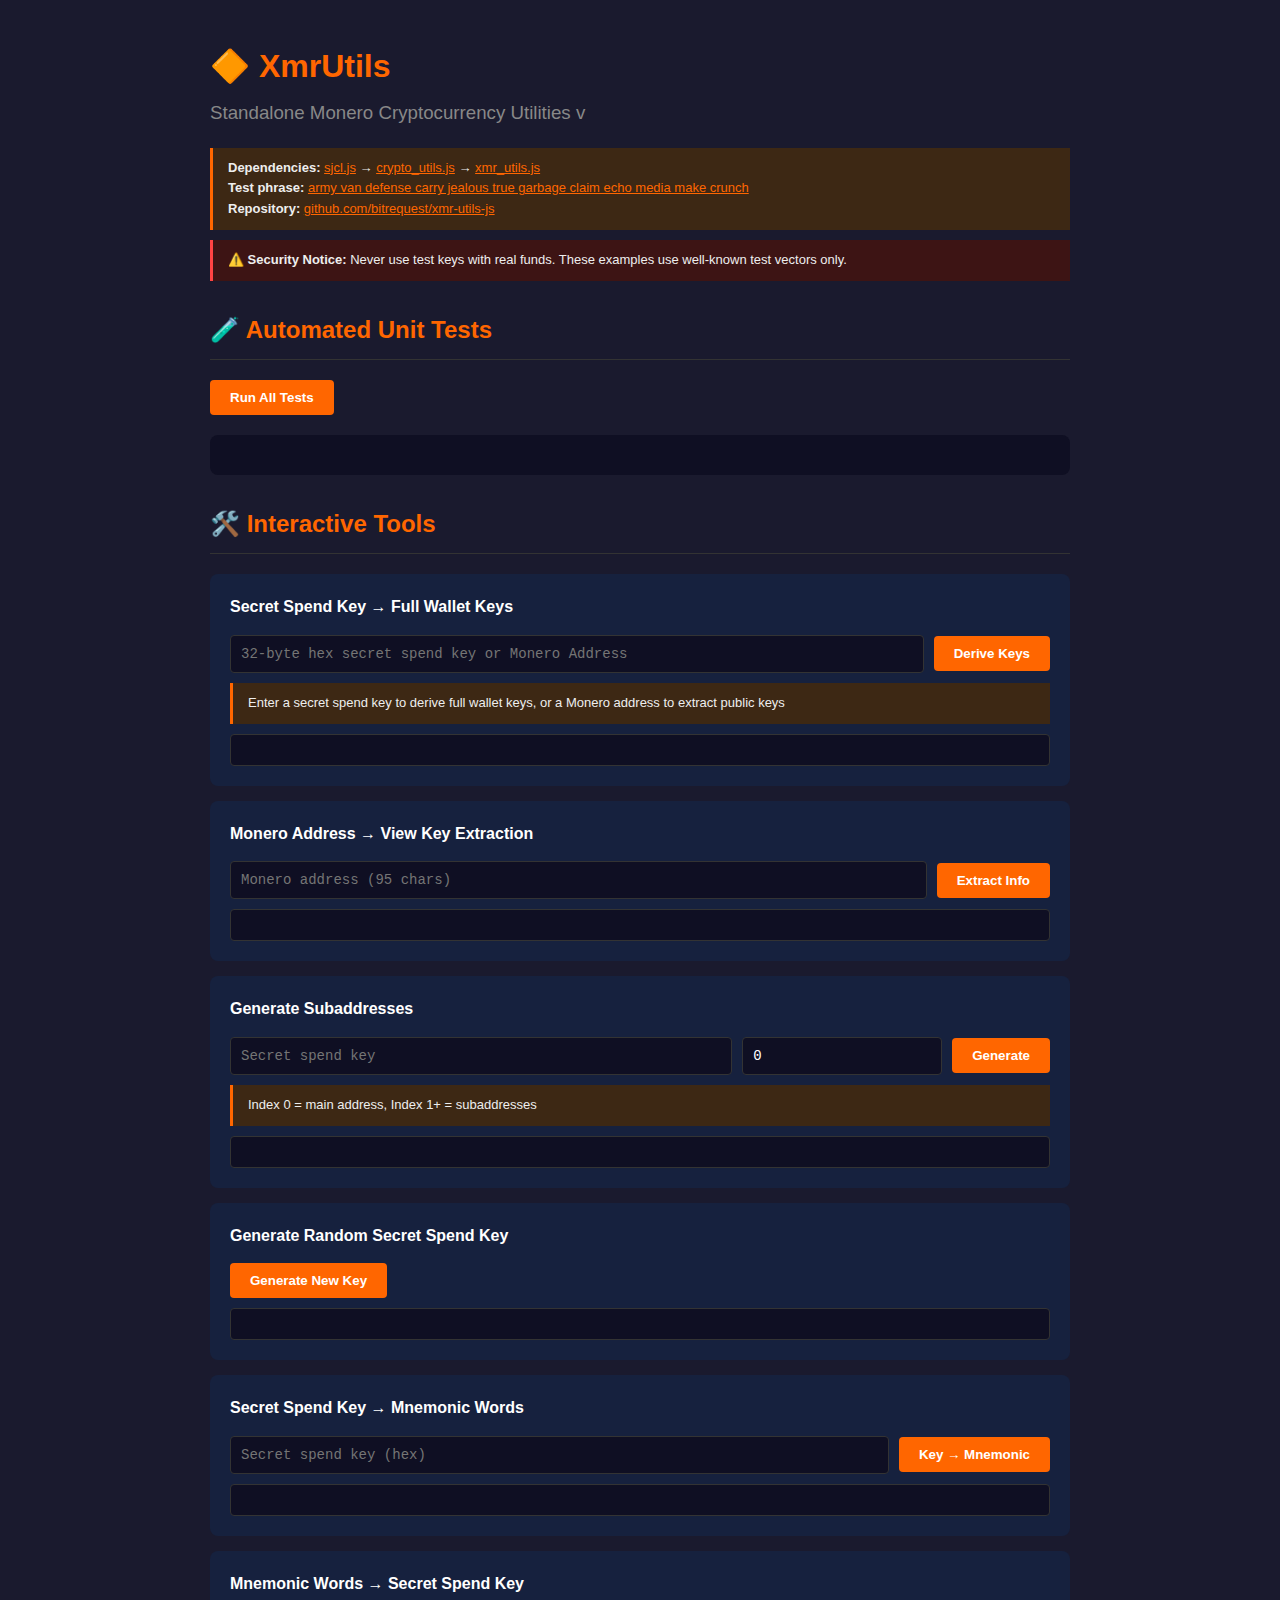
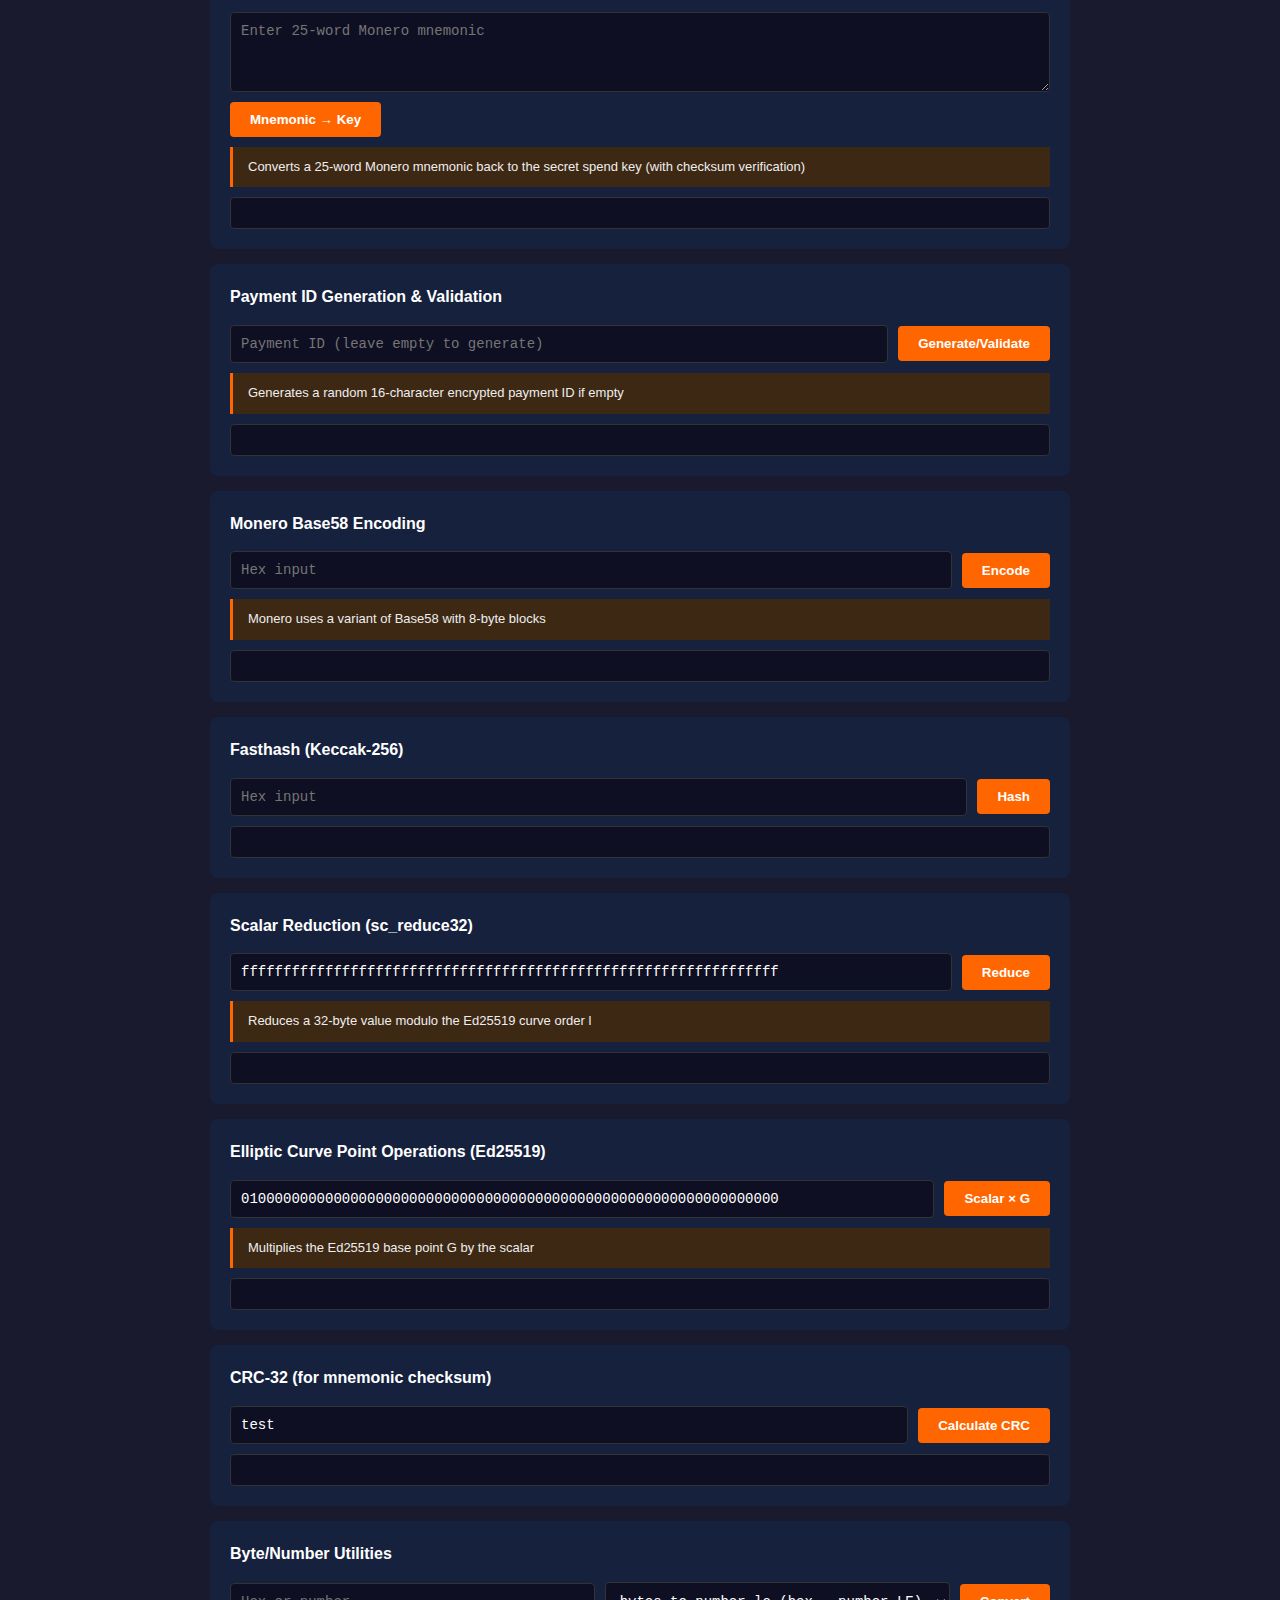
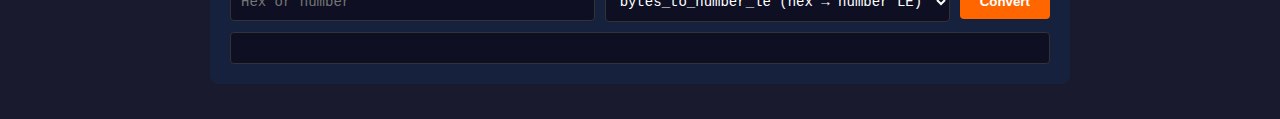
<file: unit_tests_xmr_utils.html>
<!DOCTYPE html>
<html>
<head>
    <meta charset="utf-8">
    <meta name="viewport" content="width=device-width, initial-scale=1">
    <title>XmrUtils - Monero Utilities Test Suite</title>
    <style>
        * { box-sizing: border-box; }
        body {
            font-family: -apple-system, BlinkMacSystemFont, "Segoe UI", Roboto, Oxygen, Ubuntu, sans-serif;
            max-width: 900px;
            margin: 0 auto;
            padding: 20px;
            background: #1a1a2e;
            color: #eee;
            line-height: 1.6;
        }
        h1 { color: #ff6600; margin-bottom: 5px; }
        h2 { color: #ff6600; border-bottom: 1px solid #333; padding-bottom: 10px; margin-top: 30px; }
        h3 { color: #888; margin: 0 0 20px 0; font-weight: normal; }
        .test-section {
            background: #16213e;
            border-radius: 8px;
            padding: 20px;
            margin: 15px 0;
        }
        .test-section h4 {
            margin: 0 0 15px 0;
            color: #fff;
            font-size: 16px;
        }
        .test-row {
            display: flex;
            flex-wrap: wrap;
            gap: 10px;
            margin-bottom: 10px;
            align-items: center;
        }
        input, textarea, select {
            background: #0f0f23;
            border: 1px solid #333;
            color: #fff;
            padding: 10px;
            border-radius: 4px;
            font-family: monospace;
            font-size: 14px;
        }
        input { flex: 1; min-width: 200px; }
        textarea { width: 100%; min-height: 80px; resize: vertical; }
        button {
            background: #ff6600;
            color: #fff;
            border: none;
            padding: 10px 20px;
            border-radius: 4px;
            cursor: pointer;
            font-weight: bold;
            white-space: nowrap;
        }
        button:hover { background: #cc5200; }
        .output {
            background: #0f0f23;
            border: 1px solid #333;
            border-radius: 4px;
            padding: 15px;
            margin-top: 10px;
            font-family: monospace;
            font-size: 13px;
            word-break: break-all;
            white-space: pre-wrap;
        }
        .success { color: #00ff88; }
        .error { color: #ff4444; }
        .info { color: #ff6600; }
        .warn { color: #ffaa00; }
        .muted { color: #888; }
        #test-results {
            background: #0f0f23;
            border-radius: 8px;
            padding: 20px;
            margin: 20px 0;
            font-family: monospace;
            font-size: 13px;
            max-height: 400px;
            overflow-y: auto;
        }
        .test-pass { color: #00ff88; }
        .test-fail { color: #ff4444; }
        .test-count {
            font-size: 18px;
            margin-bottom: 15px;
            padding-bottom: 15px;
            border-bottom: 1px solid #333;
        }
        a { color: #ff6600; }
        .note {
            background: #3d2814;
            border-left: 3px solid #ff6600;
            padding: 10px 15px;
            margin: 10px 0;
            font-size: 13px;
        }
        .warning {
            background: #3d1414;
            border-left: 3px solid #ff4444;
            padding: 10px 15px;
            margin: 10px 0;
            font-size: 13px;
        }
    </style>
</head>
<body>
    <h1>🔶 XmrUtils</h1>
    <h3>Standalone Monero Cryptocurrency Utilities v<span id="version"></span></h3>
    
    <div class="note">
        <strong>Dependencies:</strong> <a href="https://github.com/bitrequest/bitrequest.github.io/blob/master/assets_js_lib_sjcl.js">sjcl.js</a> → <a href="https://github.com/bitrequest/bitrequest.github.io/blob/master/assets_js_lib_crypto_utils.js">crypto_utils.js</a> → <a href="https://github.com/bitrequest/bitrequest.github.io/blob/master/assets_js_lib_xmr_utils.js">xmr_utils.js</a><br>
        <strong>Test phrase:</strong> <a href="https://github.com/bitcoinbook/bitcoinbook/blob/f8b883dcd4e3d1b9adf40fed59b7e898fbd9241f/ch05.asciidoc">army van defense carry jealous true garbage claim echo media make crunch</a><br>
        <strong>Repository:</strong> <a href="https://github.com/bitrequest/xmr-utils-js">github.com/bitrequest/xmr-utils-js</a>
    </div>

    <div class="warning">
        <strong>⚠️ Security Notice:</strong> Never use test keys with real funds. These examples use well-known test vectors only.
    </div>

    <!-- Automated Tests -->
    <h2>🧪 Automated Unit Tests</h2>
    <button onclick="runAllTests()">Run All Tests</button>
    <div id="test-results"></div>

    <!-- Interactive Tools -->
    <h2>🛠️ Interactive Tools</h2>

    <!-- Key Derivation -->
    <div class="test-section">
        <h4>Secret Spend Key → Full Wallet Keys</h4>
        <div class="test-row">
            <input type="text" id="ssk-input" placeholder="32-byte hex secret spend key or Monero Address" value="">
            <button onclick="testDeriveKeys()">Derive Keys</button>
        </div>
        <div class="note">Enter a secret spend key to derive full wallet keys, or a Monero address to extract public keys</div>
        <div class="output" id="derive-output"></div>
    </div>

    <!-- Address Validation -->
    <div class="test-section">
        <h4>Monero Address → View Key Extraction</h4>
        <div class="test-row">
            <input type="text" id="addr-input" placeholder="Monero address (95 chars)" value="">
            <button onclick="testAddressInfo()">Extract Info</button>
        </div>
        <div class="output" id="addr-output"></div>
    </div>

    <!-- Subaddress Generation -->
    <div class="test-section">
        <h4>Generate Subaddresses</h4>
        <div class="test-row">
            <input type="text" id="subaddr-ssk" placeholder="Secret spend key" value="">
            <input type="number" id="subaddr-index" placeholder="Index" value="0" style="max-width: 100px;">
            <button onclick="testSubaddress()">Generate</button>
        </div>
        <div class="note">Index 0 = main address, Index 1+ = subaddresses</div>
        <div class="output" id="subaddr-output"></div>
    </div>

    <!-- Secret Spend Key Generation -->
    <div class="test-section">
        <h4>Generate Random Secret Spend Key</h4>
        <div class="test-row">
            <button onclick="testGenerateKey()">Generate New Key</button>
        </div>
        <div class="output" id="keygen-output"></div>
    </div>

    <!-- Mnemonic Seed -->
    <div class="test-section">
        <h4>Secret Spend Key → Mnemonic Words</h4>
        <div class="test-row">
            <input type="text" id="mnemonic-ssk" placeholder="Secret spend key (hex)" value="">
            <button onclick="testMnemonicFromKey()">Key → Mnemonic</button>
        </div>
        <div class="output" id="mnemonic-output"></div>
    </div>

    <!-- Mnemonic to Secret Spend Key -->
    <div class="test-section">
        <h4>Mnemonic Words → Secret Spend Key</h4>
        <div class="test-row">
            <textarea id="mnemonic-words" placeholder="Enter 25-word Monero mnemonic" rows="3"></textarea>
        </div>
        <div class="test-row">
            <button onclick="testKeyFromMnemonic()">Mnemonic → Key</button>
        </div>
        <div class="note">Converts a 25-word Monero mnemonic back to the secret spend key (with checksum verification)</div>
        <div class="output" id="mnemonic-to-key-output"></div>
    </div>

    <!-- Payment ID -->
    <div class="test-section">
        <h4>Payment ID Generation & Validation</h4>
        <div class="test-row">
            <input type="text" id="pid-input" placeholder="Payment ID (leave empty to generate)" value="">
            <button onclick="testPaymentId()">Generate/Validate</button>
        </div>
        <div class="note">Generates a random 16-character encrypted payment ID if empty</div>
        <div class="output" id="pid-output"></div>
    </div>

    <!-- Base58 Encoding -->
    <div class="test-section">
        <h4>Monero Base58 Encoding</h4>
        <div class="test-row">
            <input type="text" id="b58-input" placeholder="Hex input" value="">
            <button onclick="testBase58()">Encode</button>
        </div>
        <div class="note">Monero uses a variant of Base58 with 8-byte blocks</div>
        <div class="output" id="b58-output"></div>
    </div>

    <!-- Fasthash (Keccak) -->
    <div class="test-section">
        <h4>Fasthash (Keccak-256)</h4>
        <div class="test-row">
            <input type="text" id="fasthash-input" placeholder="Hex input" value="">
            <button onclick="testFasthash()">Hash</button>
        </div>
        <div class="output" id="fasthash-output"></div>
    </div>

    <!-- Scalar Reduction -->
    <div class="test-section">
        <h4>Scalar Reduction (sc_reduce32)</h4>
        <div class="test-row">
            <input type="text" id="scalar-input" placeholder="32-byte hex value" value="ffffffffffffffffffffffffffffffffffffffffffffffffffffffffffffffff">
            <button onclick="testScalarReduce()">Reduce</button>
        </div>
        <div class="note">Reduces a 32-byte value modulo the Ed25519 curve order l</div>
        <div class="output" id="scalar-output"></div>
    </div>

    <!-- Point Operations -->
    <div class="test-section">
        <h4>Elliptic Curve Point Operations (Ed25519)</h4>
        <div class="test-row">
            <input type="text" id="point-scalar" placeholder="Scalar (hex)" value="0100000000000000000000000000000000000000000000000000000000000000">
            <button onclick="testPointMultiply()">Scalar × G</button>
        </div>
        <div class="note">Multiplies the Ed25519 base point G by the scalar</div>
        <div class="output" id="point-output"></div>
    </div>

    <!-- CRC32 -->
    <div class="test-section">
        <h4>CRC-32 (for mnemonic checksum)</h4>
        <div class="test-row">
            <input type="text" id="crc-input" placeholder="Text input" value="test">
            <button onclick="testCrc32()">Calculate CRC</button>
        </div>
        <div class="output" id="crc-output"></div>
    </div>

    <!-- Byte/Number Utilities -->
    <div class="test-section">
        <h4>Byte/Number Utilities</h4>
        <div class="test-row">
            <input type="text" id="util-input" placeholder="Hex or number" value="">
            <select id="util-type">
                <option value="bytes_to_number_le">bytes_to_number_le (hex → number LE)</option>
                <option value="xmr_number_to_hex">xmr_number_to_hex (number → hex)</option>
                <option value="uint64_to_8be">uint64_to_8be (number → 8 bytes BE)</option>
            </select>
            <button onclick="testUtility()">Convert</button>
        </div>
        <div class="output" id="util-output"></div>
    </div>

    <!-- Scripts -->
    <script src="assets_js_lib_sjcl.js"></script>
    <script src="assets_js_lib_crypto_utils.js"></script>
    <script src="assets_js_lib_xmr_utils.js"></script>
    <script>
        // Display version
        document.getElementById("version").textContent = XmrUtils.VERSION || "1.1.0";

        // Shorthand reference to test constants from library
        const TestVector = XmrUtils.xmr_utils_const;

        // Use CryptoUtils methods directly to avoid global conflicts
        // (xmr_utils.js may expose hex_to_bytes/bytes_to_hex globally)

        // Test framework
        const tests = [];
        let passed = 0, failed = 0;

        // ============================================================
        // TEST CONSTANTS (for interactive tools)
        // ============================================================
        
        // Secret spend key for interactive tools (different from TestVector.test_spend_key)
        const TEST_SSK = TestVector.test_spend_key;
        // Corresponding address
        const TEST_ADDRESS = TestVector.test_address;

        function test(name, fn) {
            tests.push({ name, fn });
        }

        function assertEqual(actual, expected, msg) {
            if (actual !== expected) {
                throw new Error(msg + " Expected: " + expected + " Got: " + actual);
            }
        }

        function assertTrue(condition, msg) {
            if (!condition) {
                throw new Error(msg);
            }
        }

        // Helper to log errors to console with full details
        function logError(context, e) {
            console.group("❌ " + context + " Error");
            console.error("Message:", e.message || e);
            console.error("Full error:", e);
            if (e.stack) console.error("Stack:", e.stack);
            console.groupEnd();
        }

        // ============================================================
        // BUILT-IN LIBRARY TESTS
        // ============================================================

        test("XmrUtils.test_xmr_derivation: verify spend key → address derivation", () => {
            assertTrue(XmrUtils.test_xmr_derivation() === true, "XMR derivation should work");
        });

        test("XmrUtils.test_xmr_keys: verify spend key → view key derivation", () => {
            assertTrue(XmrUtils.test_xmr_keys() === true, "XMR key derivation should work");
        });

        test("XmrUtils.test_xmr_address: verify address generation", () => {
            assertTrue(XmrUtils.test_xmr_address() === true, "XMR address generation should work");
        });

        test("XmrUtils.test_xmr_compatibility: full compatibility check", () => {
            const results = XmrUtils.test_xmr_compatibility();
            assertTrue(results.compatible === true, "XMR should be compatible");
            assertTrue(results.crypto_api === true, "crypto API should be available");
            assertTrue(results.bigint === true, "BigInt should be functional");
            assertTrue(results.keys === true, "key derivation should work");
            assertTrue(results.address === true, "address generation should work");
        });

        // ============================================================
        // TEST CONSTANTS VALIDATION
        // ============================================================

        test("xmr_utils_const: test_spend_key produces test_address", () => {
            if (typeof keccak_256 === "undefined") {
                console.log("Skipping: keccak_256 not available");
                return;
            }
            const ssk = CryptoUtils.hex_to_bytes(TestVector.test_spend_key);
            const keys = XmrUtils.xmr_getpubs(ssk, 0);
            assertEqual(keys.address, TestVector.test_address, "Should produce expected address");
        });

        test("xmr_utils_const: test_spend_key produces test_view_key", () => {
            if (typeof keccak_256 === "undefined") {
                console.log("Skipping: keccak_256 not available");
                return;
            }
            const ssk = CryptoUtils.hex_to_bytes(TestVector.test_spend_key);
            const keys = XmrUtils.xmr_getpubs(ssk, 0);
            assertEqual(keys.svk, TestVector.test_view_key, "Should produce expected view key");
        });

        // ============================================================
        // UNIT TESTS
        // ============================================================

        // === Byte/Number Utilities Tests ===

        test("str_to_bin: convert string to bytes", () => {
            const result = XmrUtils.str_to_bin("hello");
            assertTrue(result instanceof Uint8Array, "Should return Uint8Array");
            assertEqual(result.length, 5, "Should be 5 bytes");
        });

        test("bytes_to_number_le: little-endian conversion", () => {
            const bytes = new Uint8Array([1, 0, 0, 0]);
            const result = XmrUtils.bytes_to_number_le(bytes);
            assertEqual(result, 1n, "LE: [1,0,0,0] = 1");
        });

        test("bytes_to_number_le: multi-byte value", () => {
            const bytes = new Uint8Array([0, 1, 0, 0]);
            const result = XmrUtils.bytes_to_number_le(bytes);
            assertEqual(result, 256n, "LE: [0,1,0,0] = 256");
        });

        test("uint64_to_8be: convert BigInt to big-endian bytes", () => {
            const result = XmrUtils.uint64_to_8be(256n, 8);
            assertTrue(result instanceof Uint8Array, "Should return Uint8Array");
            assertEqual(result.length, 8, "Should be 8 bytes");
            assertEqual(result[6], 1, "256 = 0x100, byte 6 should be 1");
        });

        test("uint32_hex: convert to little-endian hex", () => {
            const result = XmrUtils.uint32_hex(1);
            assertEqual(result.length, 8, "Should be 8 hex chars");
            assertEqual(result, "01000000", "1 in LE hex");
        });

        test("xmr_number_to_hex: pad to even length", () => {
            assertEqual(XmrUtils.xmr_number_to_hex(1n), "01", "1 -> 01");
            assertEqual(XmrUtils.xmr_number_to_hex(255n), "ff", "255 -> ff");
            assertEqual(XmrUtils.xmr_number_to_hex(256n), "0100", "256 -> 0100");
        });

        // === Scalar Operations Tests ===

        test("sc_reduce32: reduce identity", () => {
            const input = "0100000000000000000000000000000000000000000000000000000000000000";
            const result = XmrUtils.sc_reduce32(input);
            assertTrue(result instanceof Uint8Array, "Should return Uint8Array");
            assertEqual(result.length, 32, "Should be 32 bytes");
            assertEqual(result[0], 1, "First byte is 1 (LE)");
        });

        test("sc_reduce32: reduce large value", () => {
            const input = "ffffffffffffffffffffffffffffffffffffffffffffffffffffffffffffffff";
            const result = XmrUtils.sc_reduce32(input);
            assertTrue(result instanceof Uint8Array, "Should return Uint8Array");
            assertEqual(result.length, 32, "Should be 32 bytes");
        });

        test("sc_reduce32: deterministic", () => {
            const result1 = CryptoUtils.bytes_to_hex(XmrUtils.sc_reduce32(TEST_SSK));
            const result2 = CryptoUtils.bytes_to_hex(XmrUtils.sc_reduce32(TEST_SSK));
            assertEqual(result1, result2, "Should be deterministic");
        });

        // === Hashing Tests ===

        test("fasthash: Keccak-256 (requires keccak_256)", () => {
            if (typeof keccak_256 === "undefined") {
                console.log("Skipping: keccak_256 not available");
                return;
            }
            const result = XmrUtils.fasthash(TEST_SSK);
            assertEqual(result.length, 64, "Should be 32 bytes hex");
        });

        test("fasthash: deterministic (requires keccak_256)", () => {
            if (typeof keccak_256 === "undefined") {
                console.log("Skipping: keccak_256 not available");
                return;
            }
            const hash1 = XmrUtils.fasthash(TEST_SSK);
            const hash2 = XmrUtils.fasthash(TEST_SSK);
            assertEqual(hash1, hash2, "Same input, same output");
        });

        test("fasthash: different inputs (requires keccak_256)", () => {
            if (typeof keccak_256 === "undefined") {
                console.log("Skipping: keccak_256 not available");
                return;
            }
            const hash1 = XmrUtils.fasthash("01");
            const hash2 = XmrUtils.fasthash("02");
            assertTrue(hash1 !== hash2, "Different inputs, different outputs");
        });

        test("fasthash: empty input (requires keccak_256)", () => {
            if (typeof keccak_256 === "undefined") {
                console.log("Skipping: keccak_256 not available");
                return;
            }
            const result = XmrUtils.fasthash("");
            assertEqual(result.length, 64, "Should handle empty input");
        });

        test("crc_32: checksum calculation", () => {
            const result = XmrUtils.crc_32("test");
            assertTrue(typeof result === "number", "Should return number");
        });

        test("crc_32: deterministic", () => {
            const result1 = XmrUtils.crc_32("hello");
            const result2 = XmrUtils.crc_32("hello");
            assertEqual(result1, result2, "Should be deterministic");
        });

        test("crc_32: different inputs", () => {
            const result1 = XmrUtils.crc_32("hello");
            const result2 = XmrUtils.crc_32("world");
            assertTrue(result1 !== result2, "Different inputs, different CRCs");
        });

        test("make_crc_table: generates table", () => {
            const table = XmrUtils.make_crc_table();
            assertTrue(Array.isArray(table), "Should return array");
            assertEqual(table.length, 256, "Should have 256 entries");
        });

        // === Key Operations Tests ===

        test("xmr_get_publickey: derive public from private", () => {
            const privkey = "0100000000000000000000000000000000000000000000000000000000000000";
            const pubkey = XmrUtils.xmr_get_publickey(privkey);
            assertEqual(pubkey.length, 64, "Should be 32 bytes hex");
        });

        test("xmr_get_publickey: deterministic", () => {
            const privkey = "0100000000000000000000000000000000000000000000000000000000000000";
            const pub1 = XmrUtils.xmr_get_publickey(privkey);
            const pub2 = XmrUtils.xmr_get_publickey(privkey);
            assertEqual(pub1, pub2, "Same key, same output");
        });

        test("xmr_getpubs: derive full key set (requires keccak_256)", () => {
            if (typeof keccak_256 === "undefined") {
                console.log("Skipping: keccak_256 not available");
                return;
            }
            const ssk = new Uint8Array(32); ssk.fill(1);
            const keys = XmrUtils.xmr_getpubs(ssk, 0);
            assertTrue(keys.hasOwnProperty("psk"), "Should have public spend key");
            assertTrue(keys.hasOwnProperty("pvk"), "Should have public view key");
            assertTrue(keys.hasOwnProperty("svk"), "Should have secret view key");
            assertTrue(keys.hasOwnProperty("address"), "Should have address");
        });

        test("xmr_getpubs: subaddress derivation (requires keccak_256)", () => {
            if (typeof keccak_256 === "undefined") {
                console.log("Skipping: keccak_256 not available");
                return;
            }
            const ssk = new Uint8Array(32); ssk.fill(1);
            const main = XmrUtils.xmr_getpubs(ssk, 0);
            const sub1 = XmrUtils.xmr_getpubs(ssk, 1);
            assertTrue(main.psk !== sub1.psk, "Subaddress has different spend key");
            assertTrue(main.address !== sub1.address, "Subaddress has different address");
        });

        test("get_ssk: derive secret spend key from BIP39 (requires keccak_256 and bip39_utils)", () => {
            // This function requires get_rootkey from bip39_utils
            // Skip if not available
            if (typeof keccak_256 === "undefined" || typeof get_rootkey === "undefined") {
                console.log("Skipping: requires keccak_256 and bip39_utils");
                return;
            }
            const bip39Seed = "a".repeat(128);
            const ssk = XmrUtils.get_ssk(bip39Seed, true);
            assertTrue(ssk instanceof Uint8Array, "Should return Uint8Array");
            assertEqual(ssk.length, 32, "Should be 32 bytes");
        });

        // === Address Operations Tests ===

        test("pub_keys_to_address: generate standard address (requires keccak_256)", () => {
            if (typeof keccak_256 === "undefined") {
                console.log("Skipping: keccak_256 not available");
                return;
            }
            const ssk = new Uint8Array(32); ssk.fill(1);
            const keys = XmrUtils.xmr_getpubs(ssk, 0);
            const address = XmrUtils.pub_keys_to_address(keys.psk, keys.pvk, 0);
            assertTrue(address.startsWith("4"), "Main address starts with 4");
            assertTrue(address.length === 95 || address.length === 106, "Valid address length");
        });

        test("pub_keys_to_address: subaddress format (requires keccak_256)", () => {
            if (typeof keccak_256 === "undefined") {
                console.log("Skipping: keccak_256 not available");
                return;
            }
            const ssk = new Uint8Array(32); ssk.fill(1);
            const keys = XmrUtils.xmr_getpubs(ssk, 1);
            const address = XmrUtils.pub_keys_to_address(keys.psk, keys.pvk, 1);
            assertTrue(address.startsWith("8"), "Subaddress starts with 8");
        });

        test("base58_encode: Monero encoding", () => {
            // Use network byte (12) + secret spend key prefix
            const sskPrefix = "12007d984c3df532fdd8";
            const result = XmrUtils.base58_encode(CryptoUtils.hex_to_bytes(sskPrefix));
            assertTrue(result.length > 0, "Should produce output");
            assertTrue(typeof result === "string", "Should return string");
        });

        test("base58_encode: deterministic", () => {
            const sskPrefix = "007d984c";
            const data = CryptoUtils.hex_to_bytes(sskPrefix);
            const enc1 = XmrUtils.base58_encode(data);
            const enc2 = XmrUtils.base58_encode(data);
            assertEqual(enc1, enc2, "Same input, same output");
        });

        test("base58_decode: function exists", () => {
            assertTrue(typeof XmrUtils.base58_decode === "function", "base58_decode should be a function");
        });

        test("base58_decode: decode address", () => {
            // First verify the function exists
            if (typeof XmrUtils.base58_decode !== "function") {
                throw new Error("base58_decode is not a function: " + typeof XmrUtils.base58_decode);
            }
            
            console.log("Attempting to decode TEST_ADDRESS:", TEST_ADDRESS);
            console.log("TEST_ADDRESS length:", TEST_ADDRESS.length);
            
            const decoded = XmrUtils.base58_decode(TEST_ADDRESS);
            
            console.log("Decoded result:", decoded);
            console.log("Decoded type:", typeof decoded);
            
            assertTrue(typeof decoded === "string", "Should return hex string, got: " + typeof decoded);
            assertTrue(decoded.length >= 130, "Should have enough bytes, got length: " + (decoded ? decoded.length : "N/A"));
        });

        test("base58_decode: roundtrip", () => {
            // First verify the function exists
            if (typeof XmrUtils.base58_decode !== "function") {
                throw new Error("base58_decode is not a function");
            }
            
            const original = "12007d984c";
            console.log("Original hex:", original);
            
            const bytes = CryptoUtils.hex_to_bytes(original);
            console.log("Bytes:", bytes);
            
            const encoded = XmrUtils.base58_encode(bytes);
            console.log("Encoded:", encoded);
            
            const decoded = XmrUtils.base58_decode(encoded);
            console.log("Decoded:", decoded);
            
            assertEqual(decoded, original, "Roundtrip should match");
        });

        test("get_spend_pubkey_from_address: extract (requires keccak_256)", () => {
            if (typeof keccak_256 === "undefined") {
                console.log("Skipping: keccak_256 not available");
                return;
            }
            const ssk = new Uint8Array(32); ssk.fill(1);
            const keys = XmrUtils.xmr_getpubs(ssk, 0);
            const address = XmrUtils.pub_keys_to_address(keys.psk, keys.pvk, 0);
            const extracted = XmrUtils.get_spend_pubkey_from_address(address);
            assertEqual(extracted, keys.psk, "Should extract correct spend pubkey");
        });

        test("vk_obj: parse view key from address", () => {
            // Use the correct Monero address from test secret spend key
            try {
                const result = XmrUtils.vk_obj(TEST_ADDRESS);
                assertTrue(typeof result === "object" || result === false, "Should return object or false");
            } catch (e) {
                // May require specific setup
                console.log("Skipping vk_obj: " + e.message);
            }
        });

        // === Payment ID Tests ===

        test("xmr_pid: generate payment ID", () => {
            const pid = XmrUtils.xmr_pid();
            assertEqual(pid.length, 16, "Encrypted PID is 16 chars");
            assertTrue(/^[0-9a-f]+$/.test(pid), "Should be hex");
        });

        test("xmr_pid: random each time", () => {
            const pid1 = XmrUtils.xmr_pid();
            const pid2 = XmrUtils.xmr_pid();
            assertTrue(pid1 !== pid2, "Should be random");
        });

        test("check_pid: validate format (short)", () => {
            const validShort = "abcd1234abcd1234";
            const result = XmrUtils.check_pid(validShort);
            assertTrue(result !== false, "Valid short PID should pass");
        });

        test("check_pid: validate format (long)", () => {
            // Long PIDs (64 hex chars) are deprecated in Monero
            // check_pid may only support short/encrypted PIDs (16 hex chars)
            const validLong = "abcd1234abcd1234abcd1234abcd1234abcd1234abcd1234abcd1234abcd1234";
            const result = XmrUtils.check_pid(validLong);
            // Either true (if long PIDs supported) or false (if only short supported)
            assertTrue(typeof result === "boolean" || result === validLong || result === false, "Should return boolean or string");
        });

        test("check_pid: reject invalid", () => {
            const invalid = "xyz";
            const result = XmrUtils.check_pid(invalid);
            assertEqual(result, false, "Invalid PID should fail");
        });

        test("check_pid: reject non-hex", () => {
            const nonHex = "ghijklmnopqrstuv";
            const result = XmrUtils.check_pid(nonHex);
            assertEqual(result, false, "Non-hex should fail");
        });

        test("check_pid: handle empty payment ID", () => {
            const result = XmrUtils.check_pid("");
            // Empty should either return false or the empty string
            assertTrue(result === false || result === "", "Empty handled");
        });

        // === Mnemonic Tests ===

        test("secret_spend_key_to_words: convert to mnemonic", () => {
            const sskHex = "b3d515f5ca66c1228d62e6c0d8b3bb92e52c8fbdc05e2f23ed0b2c262a9e8903";
            const sskBytes = CryptoUtils.hex_to_bytes(sskHex);
            const words = XmrUtils.secret_spend_key_to_words(sskBytes);
            const wordArray = words.split(" ");
            assertTrue(typeof words === "string", "Should return string");
            assertEqual(wordArray.length, 25, "Should be 25 words");
        });

        test("secret_spend_key_to_words: deterministic", () => {
            const sskHex = "b3d515f5ca66c1228d62e6c0d8b3bb92e52c8fbdc05e2f23ed0b2c262a9e8903";
            const sskBytes = CryptoUtils.hex_to_bytes(sskHex);
            const words1 = XmrUtils.secret_spend_key_to_words(sskBytes);
            const words2 = XmrUtils.secret_spend_key_to_words(sskBytes);
            assertEqual(words1, words2, "Should be deterministic");
        });

        test("mn_random: generate random entropy", () => {
            const entropy = XmrUtils.mn_random(256);
            assertEqual(entropy.length, 64, "256 bits = 64 hex chars");
            assertTrue(/^[0-9a-f]+$/.test(entropy), "Should be hex");
        });

        test("mn_random: different each time", () => {
            const e1 = XmrUtils.mn_random(256);
            const e2 = XmrUtils.mn_random(256);
            assertTrue(e1 !== e2, "Should be random");
        });

        test("words_to_secret_spend_key: convert mnemonic to SSK", () => {
            const sskHex = "b3d515f5ca66c1228d62e6c0d8b3bb92e52c8fbdc05e2f23ed0b2c262a9e8903";
            const sskBytes = CryptoUtils.hex_to_bytes(sskHex);
            const words = XmrUtils.secret_spend_key_to_words(sskBytes);
            const recoveredSsk = XmrUtils.words_to_secret_spend_key(words);
            const recoveredHex = CryptoUtils.bytes_to_hex(recoveredSsk);
            assertEqual(recoveredHex, sskHex, "Should recover original SSK");
        });

        test("words_to_secret_spend_key: roundtrip with random key", () => {
            const randomHex = XmrUtils.mn_random(256);
            const randomBytes = CryptoUtils.hex_to_bytes(randomHex);
            const words = XmrUtils.secret_spend_key_to_words(randomBytes);
            const recoveredSsk = XmrUtils.words_to_secret_spend_key(words);
            const recoveredHex = CryptoUtils.bytes_to_hex(recoveredSsk);
            assertEqual(recoveredHex, randomHex, "Roundtrip should preserve key");
        });

        test("words_to_secret_spend_key: case insensitive", () => {
            const sskHex = "b3d515f5ca66c1228d62e6c0d8b3bb92e52c8fbdc05e2f23ed0b2c262a9e8903";
            const sskBytes = CryptoUtils.hex_to_bytes(sskHex);
            const words = XmrUtils.secret_spend_key_to_words(sskBytes);
            const upperWords = words.toUpperCase();
            const recoveredSsk = XmrUtils.words_to_secret_spend_key(upperWords);
            const recoveredHex = CryptoUtils.bytes_to_hex(recoveredSsk);
            assertEqual(recoveredHex, sskHex, "Should handle uppercase");
        });

        test("words_to_secret_spend_key: rejects wrong word count", () => {
            let threw = false;
            try {
                XmrUtils.words_to_secret_spend_key("abbey abbey abbey");
            } catch (e) {
                threw = true;
                assertTrue(e.message.includes("25 words"), "Error should mention word count");
            }
            assertTrue(threw, "Should throw for wrong word count");
        });

        test("words_to_secret_spend_key: rejects invalid words", () => {
            const fakeWords = "abbey abbey abbey abbey abbey abbey abbey abbey abbey abbey abbey abbey abbey abbey abbey abbey abbey abbey abbey abbey abbey abbey abbey abbey invalidword";
            let threw = false;
            try {
                XmrUtils.words_to_secret_spend_key(fakeWords);
            } catch (e) {
                threw = true;
                assertTrue(e.message.includes("Invalid word"), "Error should mention invalid word");
            }
            assertTrue(threw, "Should throw for invalid word");
        });

        test("words_to_secret_spend_key: rejects bad checksum", () => {
            const sskHex = "b3d515f5ca66c1228d62e6c0d8b3bb92e52c8fbdc05e2f23ed0b2c262a9e8903";
            const sskBytes = CryptoUtils.hex_to_bytes(sskHex);
            const words = XmrUtils.secret_spend_key_to_words(sskBytes);
            const wordArray = words.split(" ");
            // Swap the checksum word with a different word
            wordArray[24] = wordArray[24] === "abbey" ? "abort" : "abbey";
            const badChecksum = wordArray.join(" ");
            let threw = false;
            try {
                XmrUtils.words_to_secret_spend_key(badChecksum);
            } catch (e) {
                threw = true;
                assertTrue(e.message.includes("Checksum"), "Error should mention checksum");
            }
            assertTrue(threw, "Should throw for bad checksum");
        });

        // === Elliptic Curve Tests ===

        test("xmod: modular arithmetic", () => {
            const P = XmrUtils.xmr_CURVE.P;
            assertEqual(XmrUtils.xmod(10n, 3n), 1n, "10 mod 3 = 1");
            assertEqual(XmrUtils.xmod(-1n, P), P - 1n, "Negative handled");
        });

        test("xmr_invert: modular inverse", () => {
            const P = XmrUtils.xmr_CURVE.P;
            const a = 12345n;
            const inv = XmrUtils.xmr_invert(a, P);
            assertEqual(XmrUtils.xmod(a * inv, P), 1n, "a * inv(a) = 1 mod P");
        });

        test("xpow_mod: modular exponentiation", () => {
            const result = XmrUtils.xpow_mod(2n, 10n, 1000n);
            assertEqual(result, 24n, "2^10 mod 1000 = 24");
        });

        test("point_multiply: scalar multiplication", () => {
            const scalar = "0100000000000000000000000000000000000000000000000000000000000000";
            const result = XmrUtils.point_multiply(scalar);
            assertTrue(result !== null, "Should return point");
        });

        test("xmr_getpoint: parse point from hex", () => {
            // Use a known valid point (the basepoint)
            const basepoint = "5866666666666666666666666666666666666666666666666666666666666666";
            const point = XmrUtils.xmr_getpoint(basepoint);
            assertTrue(point !== null, "Should parse point");
        });

        test("point_to_monero_hex: convert point to hex", () => {
            const scalar = "0100000000000000000000000000000000000000000000000000000000000000";
            const point = XmrUtils.point_multiply(scalar);
            const hex = XmrUtils.point_to_monero_hex(point);
            assertEqual(hex.length, 64, "Should be 32 bytes hex");
        });

        // === Transaction Parsing Tests ===

        test("parse_xmr_tx_hex: returns object", () => {
            // Minimal test - just verify it doesn't crash on empty/invalid
            try {
                const result = XmrUtils.parse_xmr_tx_hex("");
                assertTrue(typeof result === "object" || result === null, "Returns object or null");
            } catch (e) {
                // Expected for invalid input
                assertTrue(true, "Throws on invalid input");
            }
        });

        // === xmr_CURVE Constants Tests ===

        test("xmr_CURVE: has required constants", () => {
            assertTrue(XmrUtils.xmr_CURVE.P > 0n, "Has P");
            assertTrue(XmrUtils.xmr_CURVE.Gx > 0n, "Has Gx");
            assertTrue(XmrUtils.xmr_CURVE.Gy > 0n, "Has Gy");
        });

        // Run all tests
        function runAllTests() {
            const resultsDiv = document.getElementById("test-results");
            resultsDiv.innerHTML = "<span class='info'>Running tests...</span>";
            passed = 0;
            failed = 0;

            console.group("🧪 XmrUtils Unit Tests");
            console.log("Running " + tests.length + " tests...");

            setTimeout(() => {
                let output = "";
                
                for (const t of tests) {
                    try {
                        t.fn();
                        output += "<span class='test-pass'>✓ " + t.name + "</span><br>\n";
                        passed++;
                    } catch (e) {
                        output += "<span class='test-fail'>✗ " + t.name + "\n  " + e.message + "</span><br>\n";
                        failed++;
                        logError("TEST: " + t.name, e);
                    }
                }

                console.log("✅ Passed: " + passed + " | ❌ Failed: " + failed);
                console.groupEnd();

                const summary = "<div class='test-count'>Tests: <span class='test-pass'>" + passed + " passed</span>, <span class='" + (failed ? "test-fail" : "") + "'>" + failed + " failed</span> of " + tests.length + " total</div>";
                resultsDiv.innerHTML = summary + output;
            }, 10);
        }

        // ============================================================
        // INTERACTIVE TOOLS
        // ============================================================

        function testDeriveKeys() {
            const input = document.getElementById("ssk-input").value.trim();
            const output = document.getElementById("derive-output");
            try {
                if (typeof keccak_256 === "undefined") {
                    output.innerHTML = "<span class='warn'>keccak_256 not available</span>";
                    return;
                }
                const sskBytes = CryptoUtils.hex_to_bytes(input);
                const keys = XmrUtils.xmr_getpubs(sskBytes, 0);
                
                output.innerHTML = "<span class='info'>Secret Spend Key:</span>\n" + input +
                    "\n\n<span class='info'>Public Spend Key:</span>\n" + keys.psk +
                    "\n\n<span class='info'>Secret View Key:</span>\n" + keys.svk +
                    "\n\n<span class='info'>Public View Key:</span>\n" + keys.pvk +
                    "\n\n<span class='info'>Address:</span>\n" + keys.address;
                
                document.getElementById("subaddr-ssk").value = input;
                document.getElementById("mnemonic-ssk").value = input;
            } catch (e) {
                logError("interactive tool", e);
                output.innerHTML = "<span class='error'>Error: " + (e.message || e) + "</span>";
            }
        }

        function testSubaddress() {
            const ssk = document.getElementById("subaddr-ssk").value.trim();
            const index = parseInt(document.getElementById("subaddr-index").value) || 0;
            const output = document.getElementById("subaddr-output");
            try {
                if (typeof keccak_256 === "undefined") {
                    output.innerHTML = "<span class='warn'>keccak_256 not available</span>";
                    return;
                }
                const sskBytes = CryptoUtils.hex_to_bytes(ssk);
                const keys = XmrUtils.xmr_getpubs(sskBytes, index);
                
                const addressType = index === 0 ? "Main Address" : "Subaddress #" + index;
                output.innerHTML = "<span class='info'>" + addressType + ":</span>\n" + keys.address +
                    "\n\n<span class='info'>Public Spend Key:</span>\n" + keys.psk +
                    "\n\n<span class='info'>Public View Key:</span>\n" + keys.pvk;
            } catch (e) {
                logError("interactive tool", e);
                output.innerHTML = "<span class='error'>Error: " + (e.message || e) + "</span>";
            }
        }

        function testMnemonicFromKey() {
            const ssk = document.getElementById("mnemonic-ssk").value.trim();
            const output = document.getElementById("mnemonic-output");
            try {
                const sskBytes = CryptoUtils.hex_to_bytes(ssk);
                const words = XmrUtils.secret_spend_key_to_words(sskBytes);
                const wordArray = words.split(" ");
                
                let wordGrid = "";
                wordArray.forEach((word, i) => {
                    wordGrid += (i + 1) + ". " + word + "\n";
                });
                
                output.innerHTML = "<span class='info'>Mnemonic (25 words):</span>\n\n" + wordGrid;
            } catch (e) {
                logError("interactive tool", e);
                output.innerHTML = "<span class='error'>Error: " + (e.message || e) + "</span>";
            }
        }

        function testKeyFromMnemonic() {
            const mnemonic = document.getElementById("mnemonic-words").value.trim();
            const output = document.getElementById("mnemonic-to-key-output");
            try {
                if (!mnemonic) {
                    output.innerHTML = "<span class='info'>Enter a 25-word Monero mnemonic</span>";
                    return;
                }
                const sskBytes = XmrUtils.words_to_secret_spend_key(mnemonic);
                
                // xmr_getpubs derives everything from the secret spend key
                const pubs = XmrUtils.xmr_getpubs(sskBytes, 0);
                
                output.innerHTML = "<span class='success'>✓ Checksum valid</span>\n\n" +
                    "<span class='info'>Secret Spend Key:</span>\n" + pubs.ssk + "\n\n" +
                    "<span class='info'>Secret View Key:</span>\n" + pubs.svk + "\n\n" +
                    "<span class='info'>Primary Address:</span>\n" + pubs.address;
            } catch (e) {
                logError("interactive tool", e);
                output.innerHTML = "<span class='error'>Error: " + (e.message || e) + "</span>";
            }
        }

        function testFasthash() {
            const input = document.getElementById("fasthash-input").value.trim();
            const output = document.getElementById("fasthash-output");
            try {
                if (typeof keccak_256 === "undefined") {
                    output.innerHTML = "<span class='warn'>keccak_256 not available</span>";
                    return;
                }
                const hash = XmrUtils.fasthash(input);
                output.innerHTML = "<span class='info'>Input:</span> " + input +
                    "\n\n<span class='info'>Keccak-256:</span>\n" + hash;
            } catch (e) {
                logError("interactive tool", e);
                output.innerHTML = "<span class='error'>Error: " + (e.message || e) + "</span>";
            }
        }

        function testAddressInfo() {
            const address = document.getElementById("addr-input").value.trim(),
                  output = document.getElementById("addr-output");
            try {
                if (!address) {
                    output.innerHTML = "<span class='info'>Enter a Monero address to extract public keys</span>";
                    return;
                }
                
                let addrType = "Unknown";
                if (address.startsWith("4")) addrType = "Standard Address";
                else if (address.startsWith("8")) addrType = "Subaddress";
                else if (address.startsWith("A")) addrType = "Integrated Address";
                
                // Debug: Check if base58_decode is available
                if (typeof XmrUtils.base58_decode !== "function") {
                    output.innerHTML = "<span class='error'>XmrUtils.base58_decode is not a function!</span>";
                    return;
                }
                
                // Use XmrUtils library functions to extract keys
                const decodedHex = XmrUtils.base58_decode(address);
                
                // Byte structure: [Network: 1 byte][Spend: 32 bytes][View: 32 bytes][Checksum: 4 bytes]
                // Hex structure: [Net: 2 chars][Spend: 64 chars][View: 64 chars][Checksum: 8 chars]
                const spendPubkey = decodedHex.slice(2, 66);
                const viewKey = decodedHex.slice(66, 130);
                
                output.innerHTML = "<span class='info'>Address:</span>\n" + address + 
                                   "\n\n<span class='info'>Type:</span> " + addrType + 
                                   "\n<span class='info'>Length:</span> " + address.length + " characters" +
                                   "\n\n<span class='info'>Public Spend Key:</span>\n" + spendPubkey + 
                                   "\n\n<span class='info'>Public View Key:</span>\n" + viewKey +
                                   "\n\n<span class='warn'>Secret Spend Key:</span>\nImpossible to derive from address (Private)\n\n<span class='warn'>Secret View Key:</span>\nImpossible to derive from address (Private)";
            } catch (e) {
                logError("testAddressInfo", e);
                const stack = e.stack ? "\n\nStack: " + e.stack.split("\n").slice(0, 5).join("\n") : "";
                output.innerHTML = "<span class='error'>Error: " + (e.message || e) + stack + "</span>";
            }
        }

        function testGenerateKey() {
            const output = document.getElementById("keygen-output");
            try {
                // Generate random 32 bytes and reduce to valid scalar
                const randomBytes = new Uint8Array(32);
                window.crypto.getRandomValues(randomBytes);
                const randomHex = CryptoUtils.bytes_to_hex(randomBytes);
                const reduced = XmrUtils.sc_reduce32(randomHex);
                const sskHex = CryptoUtils.bytes_to_hex(reduced);
                
                // Derive full wallet from this key
                const sskBytes = CryptoUtils.hex_to_bytes(sskHex);
                const keys = XmrUtils.xmr_getpubs(sskBytes, 0);
                
                output.innerHTML = "<span class='success'>✓ Generated new wallet</span>\n\n" +
                    "<span class='info'>Secret spend key:</span>\n" + sskHex +
                    "\n\n<span class='info'>Secret view key:</span>\n" + keys.svk +
                    "\n\n<span class='info'>Public spend key:</span>\n" + keys.psk +
                    "\n\n<span class='info'>Public view key:</span>\n" + keys.pvk +
                    "\n\n<span class='info'>Main address:</span>\n" + keys.address;
                
                // Update all input fields that use the secret spend key
                document.getElementById("ssk-input").value = sskHex;
                document.getElementById("subaddr-ssk").value = sskHex;
                document.getElementById("mnemonic-ssk").value = sskHex;
                document.getElementById("fasthash-input").value = sskHex;
                document.getElementById("b58-input").value = "12" + sskHex;
                document.getElementById("scalar-input").value = sskHex;
                document.getElementById("point-scalar").value = sskHex;
                document.getElementById("addr-input").value = keys.address;
                
                // Update rendered output fields only when they have content
                const deriveOutput = document.getElementById("derive-output");
                if (deriveOutput.innerHTML && !deriveOutput.innerHTML.includes("Enter")) {
                    testDeriveKeys();
                }
                
                const subaddrOutput = document.getElementById("subaddr-output");
                if (subaddrOutput.innerHTML && !subaddrOutput.innerHTML.includes("Enter")) {
                    testSubaddress();
                }
                
                const mnemonicOutput = document.getElementById("mnemonic-output");
                if (mnemonicOutput.innerHTML && !mnemonicOutput.innerHTML.includes("Enter")) {
                    testMnemonicFromKey();
                }
                
                const fasthashOutput = document.getElementById("fasthash-output");
                if (fasthashOutput.innerHTML && !fasthashOutput.innerHTML.includes("Enter")) {
                    testFasthash();
                }
                
                const addrOutput = document.getElementById("addr-output");
                if (addrOutput.innerHTML && !addrOutput.innerHTML.includes("Enter")) {
                    testAddressInfo();
                }
                
                const b58Output = document.getElementById("b58-output");
                if (b58Output.innerHTML && !b58Output.innerHTML.includes("Enter")) {
                    testBase58();
                }
                
                const scalarOutput = document.getElementById("scalar-output");
                if (scalarOutput.innerHTML && !scalarOutput.innerHTML.includes("Enter")) {
                    testScalarReduce();
                }
                
                const pointOutput = document.getElementById("point-output");
                if (pointOutput.innerHTML && !pointOutput.innerHTML.includes("Enter")) {
                    testPointMultiply();
                }
            } catch (e) {
                logError("interactive tool", e);
                output.innerHTML = "<span class='error'>Error: " + (e.message || e) + "</span>";
            }
        }

        function testPaymentId() {
            const input = document.getElementById("pid-input").value.trim();
            const output = document.getElementById("pid-output");
            try {
                if (!input) {
                    // Generate random payment ID
                    const pid = XmrUtils.xmr_pid();
                    document.getElementById("pid-input").value = pid;
                    output.innerHTML = "<span class='success'>✓ Generated random payment ID</span>\n\n" +
                        "<span class='info'>Payment ID:</span> " + pid +
                        "\n<span class='info'>Length:</span> " + pid.length + " chars (encrypted/short format)";
                } else {
                    // Validate payment ID
                    const isValid = XmrUtils.check_pid(input);
                    if (isValid) {
                        let pidType = input.length === 16 ? "Short/Encrypted (8 bytes)" : "Long (32 bytes)";
                        output.innerHTML = "<span class='success'>✓ Valid payment ID</span>\n\n" +
                            "<span class='info'>Payment ID:</span> " + input +
                            "\n<span class='info'>Type:</span> " + pidType;
                    } else {
                        output.innerHTML = "<span class='error'>✗ Invalid payment ID</span>\n\n" +
                            "<span class='info'>Input:</span> " + input +
                            "\n<span class='muted'>Payment IDs must be 16 hex chars (short) or 64 hex chars (long)</span>";
                    }
                }
            } catch (e) {
                logError("interactive tool", e);
                output.innerHTML = "<span class='error'>Error: " + (e.message || e) + "</span>";
            }
        }

        function testBase58() {
            const input = document.getElementById("b58-input").value.trim();
            const output = document.getElementById("b58-output");
            try {
                if (!input) {
                    output.innerHTML = "<span class='info'>Enter hex data to encode</span>";
                    return;
                }
                
                const bytes = CryptoUtils.hex_to_bytes(input);
                const encoded = XmrUtils.base58_encode(bytes);
                
                output.innerHTML = "<span class='info'>Hex input:</span> " + input +
                    "\n<span class='info'>Bytes:</span> " + bytes.length +
                    "\n\n<span class='info'>Monero Base58:</span>\n" + encoded;
            } catch (e) {
                logError("interactive tool", e);
                output.innerHTML = "<span class='error'>Error: " + (e.message || e) + "</span>";
            }
        }

        function testScalarReduce() {
            const input = document.getElementById("scalar-input").value.trim();
            const output = document.getElementById("scalar-output");
            try {
                if (!input || input.length !== 64) {
                    output.innerHTML = "<span class='warn'>Enter a 32-byte (64 hex chars) value</span>";
                    return;
                }
                
                // sc_reduce32 expects hex string, returns Uint8Array
                const reduced = XmrUtils.sc_reduce32(input);
                const reducedHex = CryptoUtils.bytes_to_hex(reduced);
                
                output.innerHTML = "<span class='info'>Input:</span>\n" + input +
                    "\n\n<span class='info'>Reduced (mod l):</span>\n" + reducedHex +
                    "\n\n<span class='muted'>l = 2²⁵² + 27742317777372353535851937790883648493</span>";
            } catch (e) {
                logError("interactive tool", e);
                output.innerHTML = "<span class='error'>Error: " + (e.message || e) + "</span>";
            }
        }

        function testPointMultiply() {
            const scalar = document.getElementById("point-scalar").value.trim();
            const output = document.getElementById("point-output");
            try {
                if (!scalar || scalar.length !== 64) {
                    output.innerHTML = "<span class='warn'>Enter a 32-byte (64 hex chars) scalar</span>";
                    return;
                }
                
                const scalarBytes = CryptoUtils.hex_to_bytes(scalar);
                const point = XmrUtils.point_multiply(scalarBytes);
                const pointHex = XmrUtils.point_to_monero_hex(point);
                
                output.innerHTML = "<span class='info'>Scalar:</span>\n" + scalar +
                    "\n\n<span class='info'>Result (scalar × G):</span>\n" + pointHex +
                    "\n\n<span class='muted'>G = Ed25519 base point</span>";
            } catch (e) {
                logError("interactive tool", e);
                output.innerHTML = "<span class='error'>Error: " + (e.message || e) + "</span>";
            }
        }

        function testCrc32() {
            const input = document.getElementById("crc-input").value;
            const output = document.getElementById("crc-output");
            try {
                const crc = XmrUtils.crc_32(input);
                const hex = crc.toString(16).padStart(8, "0");
                
                output.innerHTML = "<span class='info'>Input:</span> " + input +
                    "\n\n<span class='info'>CRC-32:</span> " + crc + 
                    "\n<span class='info'>CRC-32 (hex):</span> 0x" + hex;
            } catch (e) {
                logError("interactive tool", e);
                output.innerHTML = "<span class='error'>Error: " + (e.message || e) + "</span>";
            }
        }

        function testUtility() {
            const input = document.getElementById("util-input").value.trim();
            const type = document.getElementById("util-type").value;
            const output = document.getElementById("util-output");
            try {
                let result, description;
                
                switch (type) {
                    case "bytes_to_number_le":
                        const bytes = CryptoUtils.hex_to_bytes(input);
                        result = XmrUtils.bytes_to_number_le(bytes);
                        description = "Little-endian bytes to number";
                        output.innerHTML = "<span class='info'>Hex input:</span> " + input +
                            "\n<span class='info'>Operation:</span> " + description +
                            "\n\n<span class='info'>Result:</span> " + result.toString() +
                            "\n<span class='info'>Result (hex):</span> 0x" + result.toString(16);
                        break;
                        
                    case "xmr_number_to_hex":
                        const num = BigInt(input);
                        result = XmrUtils.xmr_number_to_hex(num);
                        description = "Number to hex (LE, minimal length)";
                        output.innerHTML = "<span class='info'>Number input:</span> " + input +
                            "\n<span class='info'>Operation:</span> " + description +
                            "\n\n<span class='info'>Result:</span> " + result;
                        break;
                        
                    case "uint64_to_8be":
                        const num64 = BigInt(input);
                        const beBytes = XmrUtils.uint64_to_8be(num64);
                        result = CryptoUtils.bytes_to_hex(beBytes);
                        description = "64-bit number to 8 bytes (big-endian)";
                        output.innerHTML = "<span class='info'>Number input:</span> " + input +
                            "\n<span class='info'>Operation:</span> " + description +
                            "\n\n<span class='info'>Result (hex):</span> " + result;
                        break;
                }
            } catch (e) {
                logError("interactive tool", e);
                output.innerHTML = "<span class='error'>Error: " + (e.message || e) + "</span>";
            }
        }

        // Run tests on load
        window.onload = function() {
            // Pre-populate all input fields with the test secret spend key
            document.getElementById("ssk-input").value = TEST_SSK;
            document.getElementById("subaddr-ssk").value = TEST_SSK;
            document.getElementById("mnemonic-ssk").value = TEST_SSK;
            document.getElementById("fasthash-input").value = TEST_SSK;
            document.getElementById("b58-input").value = "12" + TEST_SSK;
            document.getElementById("scalar-input").value = TEST_SSK;
            document.getElementById("point-scalar").value = TEST_SSK;
            
            // Leave utility input empty
            document.getElementById("util-input").value = "";
            
            // CRC32: Use "monero" as test text
            document.getElementById("crc-input").value = "monero";
            
            // Set address - derive dynamically if keccak_256 available, otherwise use pre-computed
            if (typeof keccak_256 !== "undefined") {
                try {
                    const sskBytes = CryptoUtils.hex_to_bytes(TEST_SSK);
                    const keys = XmrUtils.xmr_getpubs(sskBytes, 0);
                    document.getElementById("addr-input").value = keys.address;
                } catch (e) {
                    document.getElementById("addr-input").value = TEST_ADDRESS;
                }
            } else {
                document.getElementById("addr-input").value = TEST_ADDRESS;
            }
            
            runAllTests();
        };
    </script>
</body>
</html>
</file>
